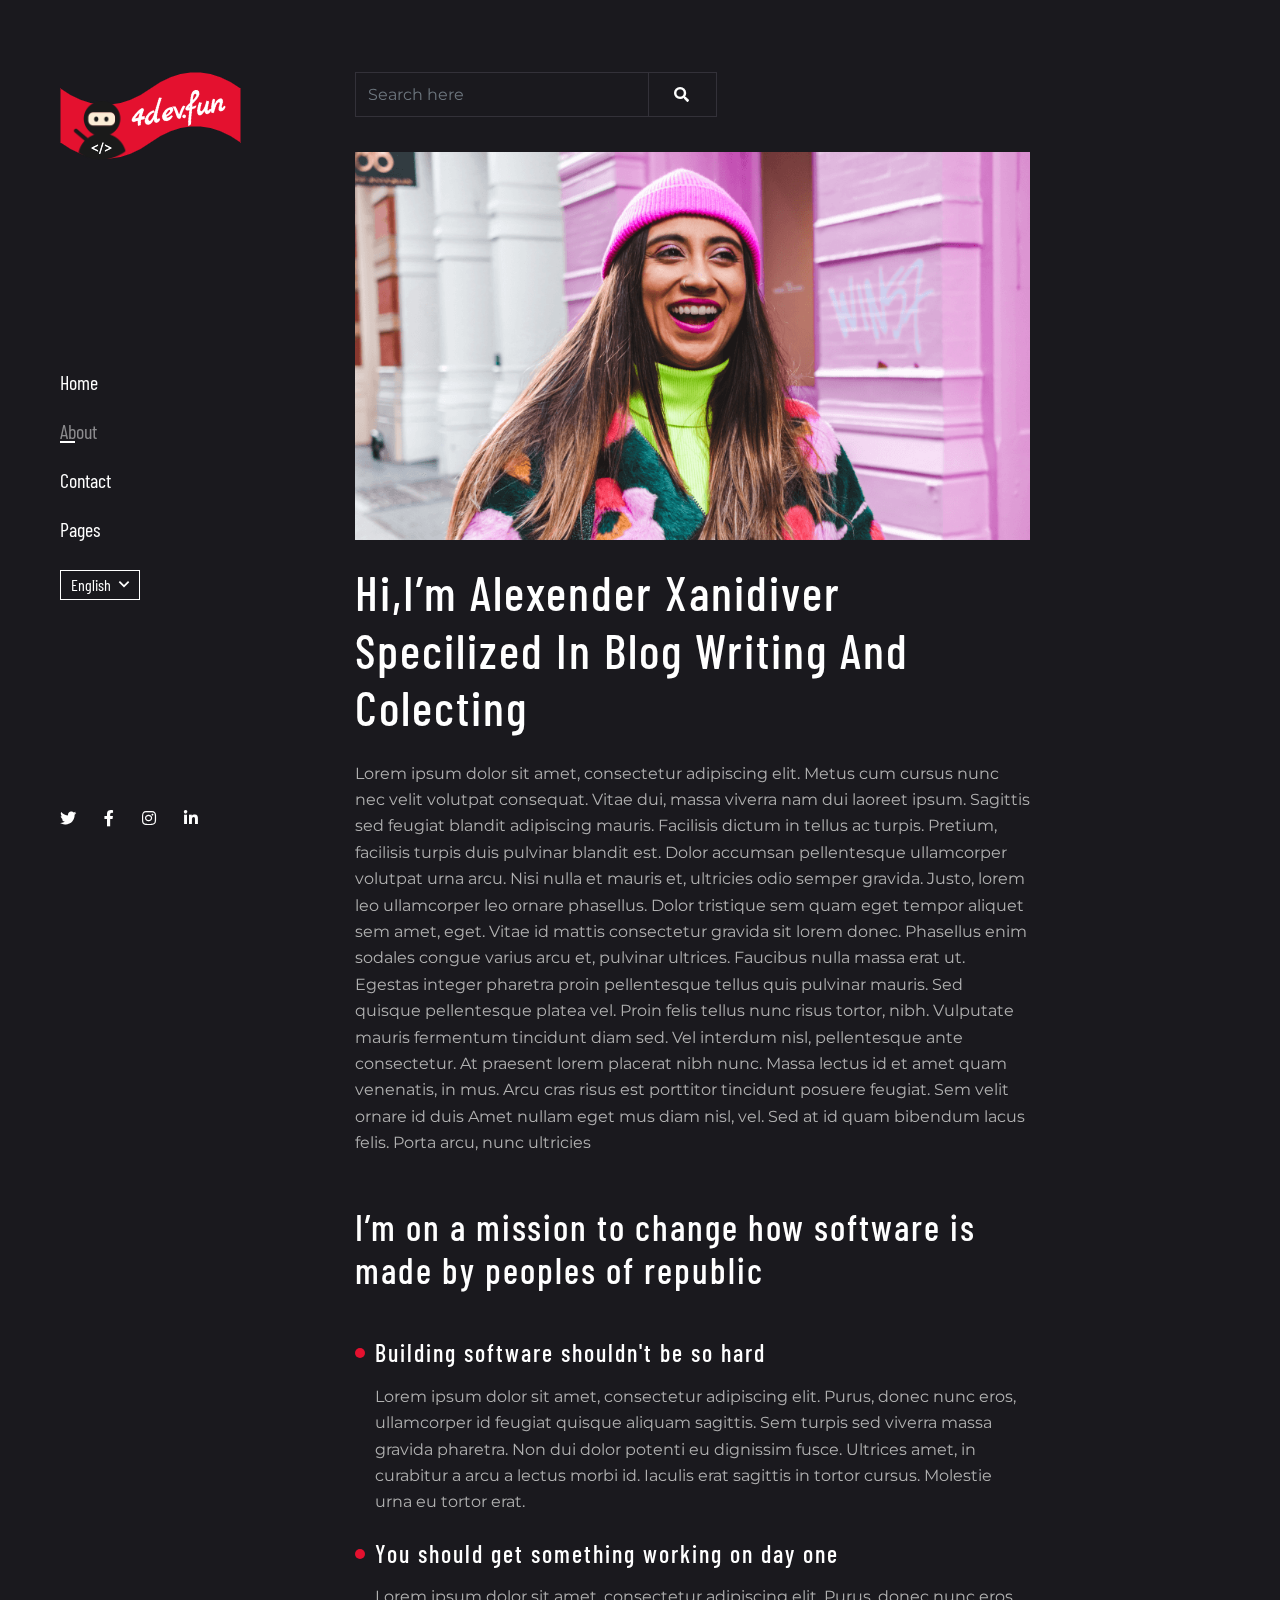
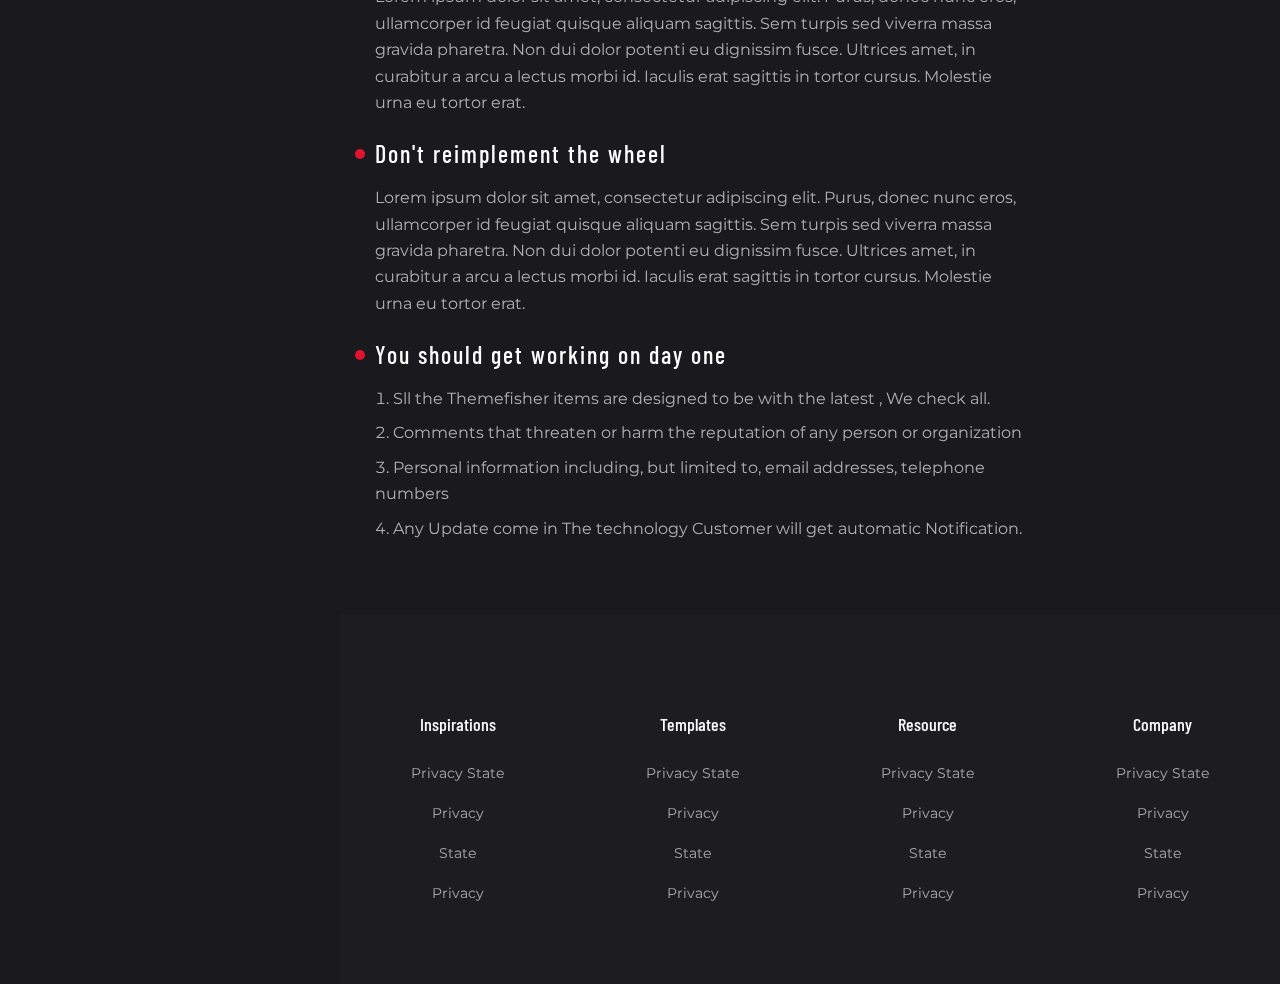
<file: about.html>
<!DOCTYPE html>

<!--
 // WEBSITE: https://themefisher.com
 // TWITTER: https://twitter.com/themefisher
 // FACEBOOK: https://www.facebook.com/themefisher
 // GITHUB: https://github.com/themefisher/
-->

<html>
<head>
    <meta charset="utf-8">
    <title>Galaxy - Personal Blog Template</title>

    <!-- mobile responsive meta -->
    <meta name="viewport" content="width=device-width, initial-scale=1">
    <meta name="viewport" content="width=device-width, initial-scale=1, maximum-scale=1">

    <!-- ** Plugins Needed for the Project ** -->
    <!-- Bootstrap -->
    <link rel="stylesheet" href="plugins/bootstrap/bootstrap.min.css">
    <link rel="stylesheet" href="plugins/fontawesome/css/all.css">

    <!-- Main Stylesheet -->
    <link href="css/style.css" rel="stylesheet">

    <!--Favicon-->
    <link rel="shortcut icon" href="images/favicon.png" type="image/x-icon">
    <link rel="icon" href="images/favicon.png" type="image/x-icon">

</head>
<body>
    <!-- START preloader-wrapper -->
    <div class="preloader-wrapper">
        <div class="preloader-inner">
            <div class="spinner-border text-red"></div>
        </div>
    </div>
    <!-- END preloader-wrapper -->
    
    <!-- START main-wrapper -->
    <section class="d-flex">
  
<!-- start of sidenav -->
<aside><div class="sidenav position-sticky d-flex flex-column justify-content-between">
    <a class="navbar-brand" href="index.html" class="logo">
        <img src="images/logo.png" alt="">
    </a>
    <!-- end of navbar-brand -->

    <div class="navbar navbar-dark my-4 p-0 font-primary">
        <ul class="navbar-nav w-100">
            <li class="nav-item ">
                <a class="nav-link text-white px-0 pt-0" href="index.html">Home</a>
            </li>
            <li class="nav-item active">
                <a class="nav-link text-white px-0" href="about.html">About</a>
            </li>
            <li class="nav-item ">
                <a class="nav-link text-white px-0" href="contact.html">Contact</a>
            </li>
            <li class="nav-item  accordion">
                <div id="drop-menu" class="drop-menu collapse">
                    <a class="d-block " href="index-2.html">Home 2</a>
                    <a class="d-block " href="category.html">Category</a>
                    <a class="d-block " href="post-details.html">Post Details</a>
                    <a class="d-block " href="privacy.html">Privacy &amp; Policy</a>
                </div>
                <a class="nav-link text-white" href="#!" role="button" data-toggle="collapse" data-target="#drop-menu" aria-expanded="false" aria-controls="drop-menu">Pages</a>
            </li>
            <li class="nav-item mt-3">
                <select class="custom-select bg-transparent rounded-0 text-white shadow-none" id="pick-lang">
                    <option selected value="en">English</option>
                    <option value="fr">French</option>
                </select>
            </li>
        </ul>
    </div>
    <!-- end of navbar -->

    <ul class="list-inline nml-2">
        <li class="list-inline-item">
            <a href="#!" class="text-white text-red-onHover pr-2">
                <span class="fab fa-twitter"></span>
            </a>
        </li>
        <li class="list-inline-item">
            <a href="#!" class="text-white text-red-onHover p-2">
                <span class="fab fa-facebook-f"></span>
            </a>
        </li>
        <li class="list-inline-item">
            <a href="#!" class="text-white text-red-onHover p-2">
                <span class="fab fa-instagram"></span>
            </a>
        </li>
        <li class="list-inline-item">
            <a href="#!" class="text-white text-red-onHover p-2">
                <span class="fab fa-linkedin-in"></span>
            </a>
        </li>
    </ul>
    <!-- end of social-links -->
</div></aside>
<!-- end of sidenav -->
    <div class="main-content">
        <!-- start of mobile-nav -->
<header class="mobile-nav pt-4">
    <div class="container">
        <div class="row align-items-center">
            <div class="col-6">
                <a href="index.html">
                    <img src="images/logo.png" alt="">
                </a>
            </div>
            <div class="col-6 text-right">
                <button class="nav-toggle bg-transparent border text-white">
                    <span class="fas fa-bars"></span>
                </button>
            </div>
        </div>
    </div>
</header>
<div class="nav-toggle-overlay"></div>
<!-- end of mobile-nav -->
        <div class="container py-4 my-5">
            <div class="row">
    <div class="col-lg-5 col-md-8">
        <form class="search-form" action="#">
            <div class="input-group">
                <input type="search" class="form-control bg-transparent shadow-none rounded-0" placeholder="Search here">
                <div class="input-group-append">
                    <button class="btn" type="submit">
                        <span class="fas fa-search"></span>
                    </button>
                </div>
            </div>
        </form>
    </div>
</div>
            <div class="row">
                <div class="col-md-9">
                    <img class="img-fluid" src="images/author.png" alt="">
                    <h1 class="text-white add-letter-space my-4">Hi,I’m Alexender Xanidiver Specilized In Blog Writing And Colecting</h1>
                    <p>Lorem ipsum dolor sit amet, consectetur adipiscing elit. Metus cum cursus nunc nec velit volutpat consequat. Vitae dui, massa viverra nam dui laoreet ipsum. Sagittis sed feugiat blandit adipiscing mauris. Facilisis dictum in tellus ac turpis. Pretium, facilisis turpis duis pulvinar blandit est. Dolor accumsan pellentesque ullamcorper volutpat urna arcu. Nisi nulla et mauris et, ultricies odio semper gravida. Justo, lorem leo ullamcorper leo ornare phasellus. Dolor tristique sem quam eget tempor aliquet sem amet, eget. Vitae id mattis consectetur gravida sit lorem donec. Phasellus enim sodales congue varius arcu et, pulvinar ultrices. Faucibus nulla massa erat ut. Egestas integer pharetra proin pellentesque tellus quis pulvinar mauris. Sed quisque pellentesque platea vel. Proin felis tellus nunc risus tortor, nibh. Vulputate mauris fermentum tincidunt diam sed. Vel interdum nisl, pellentesque ante consectetur. At praesent lorem placerat nibh nunc. Massa lectus id et amet quam venenatis, in mus. Arcu cras risus est porttitor tincidunt posuere feugiat. Sem velit ornare id duis Amet nullam eget mus diam nisl, vel. Sed at id quam bibendum lacus felis. Porta arcu, nunc ultricies</p>
                    <h2 class="text-white add-letter-space my-5">I’m on a mission to change how software is made by peoples of republic</h2>
                    <ul class="list-unstyled">
                        <li class="bullet-list-item mb-4">
                            <h3 class="text-white mb-3 add-letter-space">Building software shouldn't be so hard</h3>
                            <p>Lorem ipsum dolor sit amet, consectetur adipiscing elit. Purus, donec nunc eros, ullamcorper id feugiat quisque aliquam sagittis. Sem turpis sed viverra massa gravida pharetra. Non dui dolor potenti eu dignissim fusce. Ultrices amet, in curabitur a arcu a lectus morbi id. Iaculis erat sagittis in tortor cursus. Molestie urna eu tortor erat.</p>
                        </li>
                        <li class="bullet-list-item mb-4">
                            <h3 class="text-white mb-3 add-letter-space">You should get something working on day one</h3>
                            <p>Lorem ipsum dolor sit amet, consectetur adipiscing elit. Purus, donec nunc eros, ullamcorper id feugiat quisque aliquam sagittis. Sem turpis sed viverra massa gravida pharetra. Non dui dolor potenti eu dignissim fusce. Ultrices amet, in curabitur a arcu a lectus morbi id. Iaculis erat sagittis in tortor cursus. Molestie urna eu tortor erat.</p>
                        </li>
                        <li class="bullet-list-item mb-4">
                            <h3 class="text-white mb-3 add-letter-space">Don't reimplement the wheel</h3>
                            <p>Lorem ipsum dolor sit amet, consectetur adipiscing elit. Purus, donec nunc eros, ullamcorper id feugiat quisque aliquam sagittis. Sem turpis sed viverra massa gravida pharetra. Non dui dolor potenti eu dignissim fusce. Ultrices amet, in curabitur a arcu a lectus morbi id. Iaculis erat sagittis in tortor cursus. Molestie urna eu tortor erat.</p>
                        </li>
                        <li class="bullet-list-item">
                            <h3 class="text-white mb-3 add-letter-space">You should get  working on day one</h3>
                            <ol class="pl-0">
                                <li class="mb-2">Sll the Themefisher items are designed to be with the latest , We check all.</li>
                                <li class="mb-2">Comments that threaten or harm the reputation of any person or organization</li>
                                <li class="mb-2">Personal information including, but  limited to, email addresses, telephone numbers</li>
                                <li>Any Update come in The technology  Customer will get automatic  Notification.</li>
                            </ol>
                        </li>
                    </ul>
                </div>
            </div>
        </div>

        <!-- start of footer -->
<footer class="bg-dark">
    <div class="container">
        <div class="row text-center">
            <div class="col-lg-3 col-sm-6 mb-5">
                <h5 class="font-primary text-white mb-4">Inspirations</h5>
                <ul class="list-unstyled">
                    <li><a href="#!">Privacy State</a></li>
                    <li><a href="#!">Privacy</a></li>
                    <li><a href="#!">State</a></li>
                    <li><a href="#!">Privacy</a></li>
                </ul>
            </div>
            <div class="col-lg-3 col-sm-6 mb-5">
                <h5 class="font-primary text-white mb-4">Templates</h5>
                <ul class="list-unstyled">
                    <li><a href="#!">Privacy State</a></li>
                    <li><a href="#!">Privacy</a></li>
                    <li><a href="#!">State</a></li>
                    <li><a href="#!">Privacy</a></li>
                </ul>
            </div>
            <div class="col-lg-3 col-sm-6 mb-5">
                <h5 class="font-primary text-white mb-4">Resource</h5>
                <ul class="list-unstyled">
                    <li><a href="#!">Privacy State</a></li>
                    <li><a href="#!">Privacy</a></li>
                    <li><a href="#!">State</a></li>
                    <li><a href="#!">Privacy</a></li>
                </ul>
            </div>
            <div class="col-lg-3 col-sm-6 mb-5">
                <h5 class="font-primary text-white mb-4">Company</h5>
                <ul class="list-unstyled">
                    <li><a href="#!">Privacy State</a></li>
                    <li><a href="#!">Privacy</a></li>
                    <li><a href="#!">State</a></li>
                    <li><a href="#!">Privacy</a></li>
                </ul>
            </div>
        </div>
    </div>
</footer>
<!-- end of footer -->
    </div>

    </section>
    <!-- END main-wrapper -->

    <!-- All JS Files -->
    <script src="plugins/jQuery/jquery.min.js"></script>
    <script src="plugins/bootstrap/bootstrap.min.js"></script>

    <!-- Main Script -->
    <script src="js/script.js"></script>
</body>
</html>
</file>
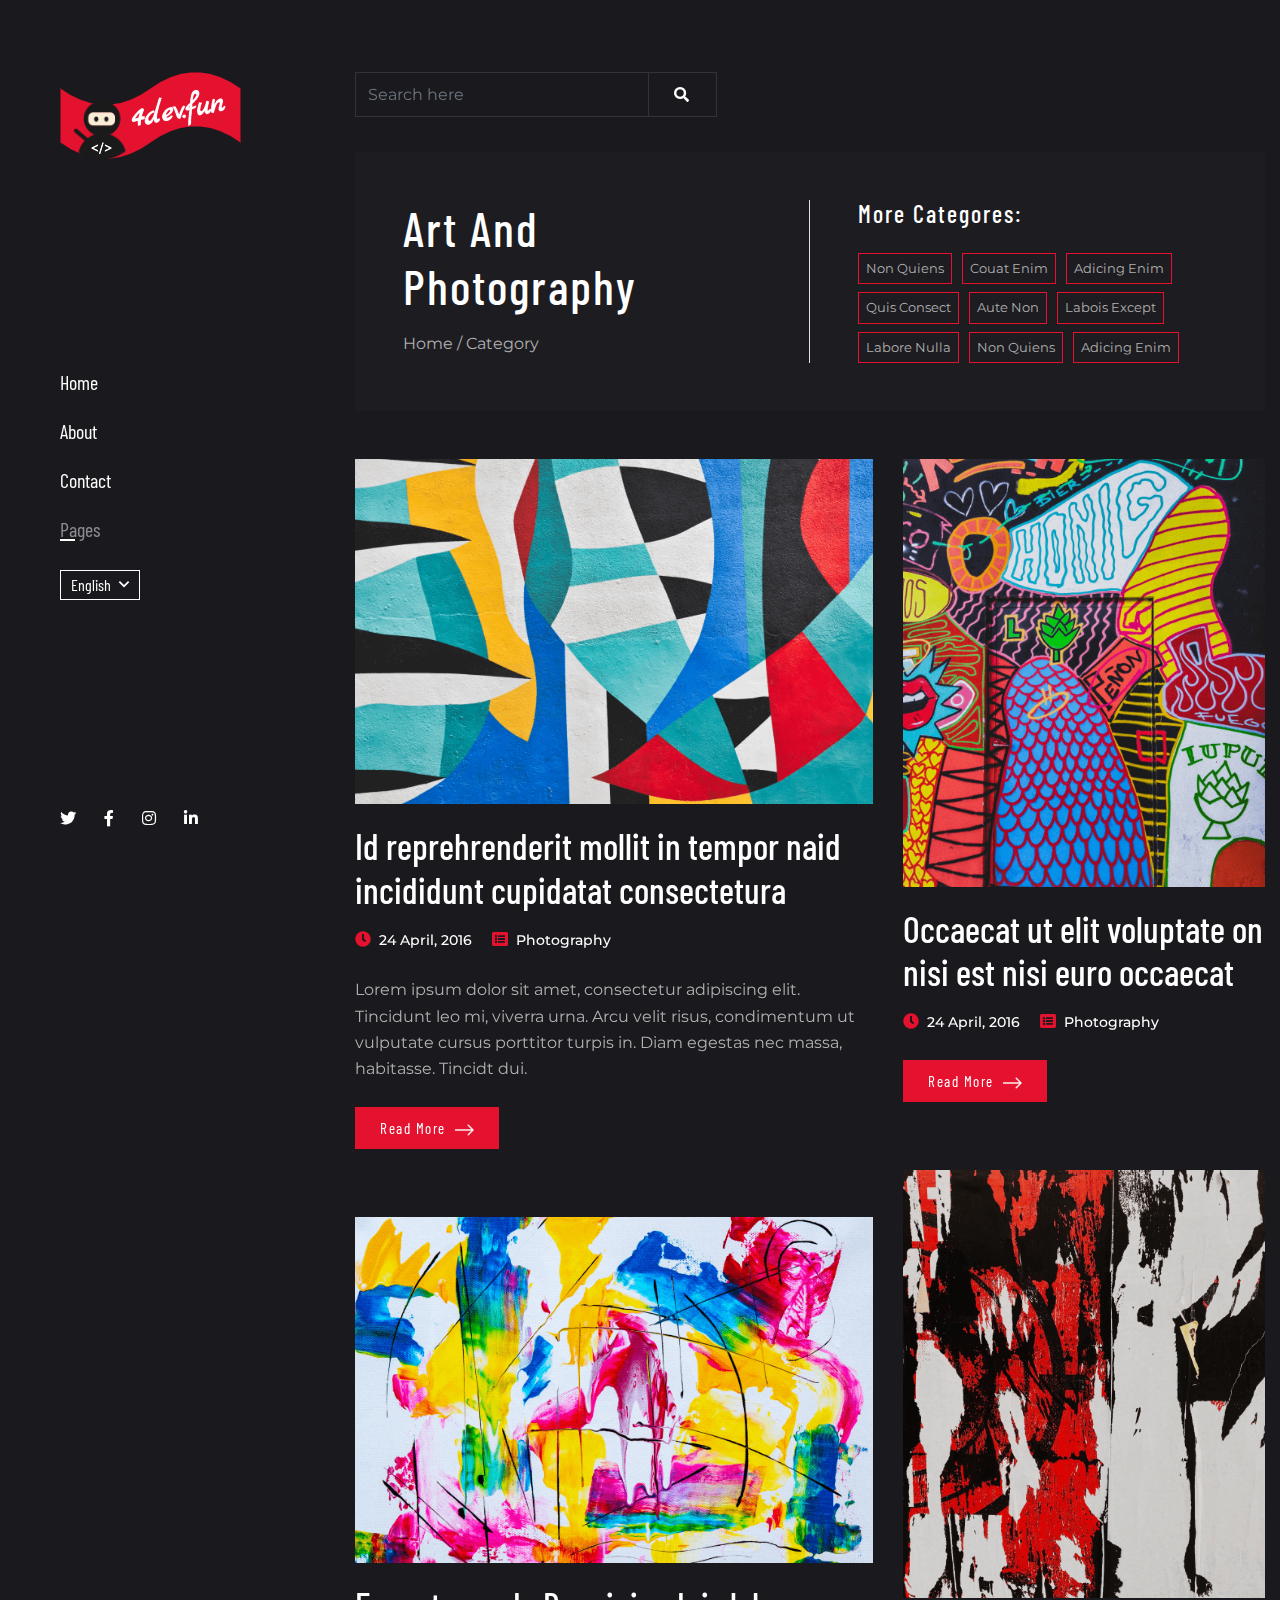
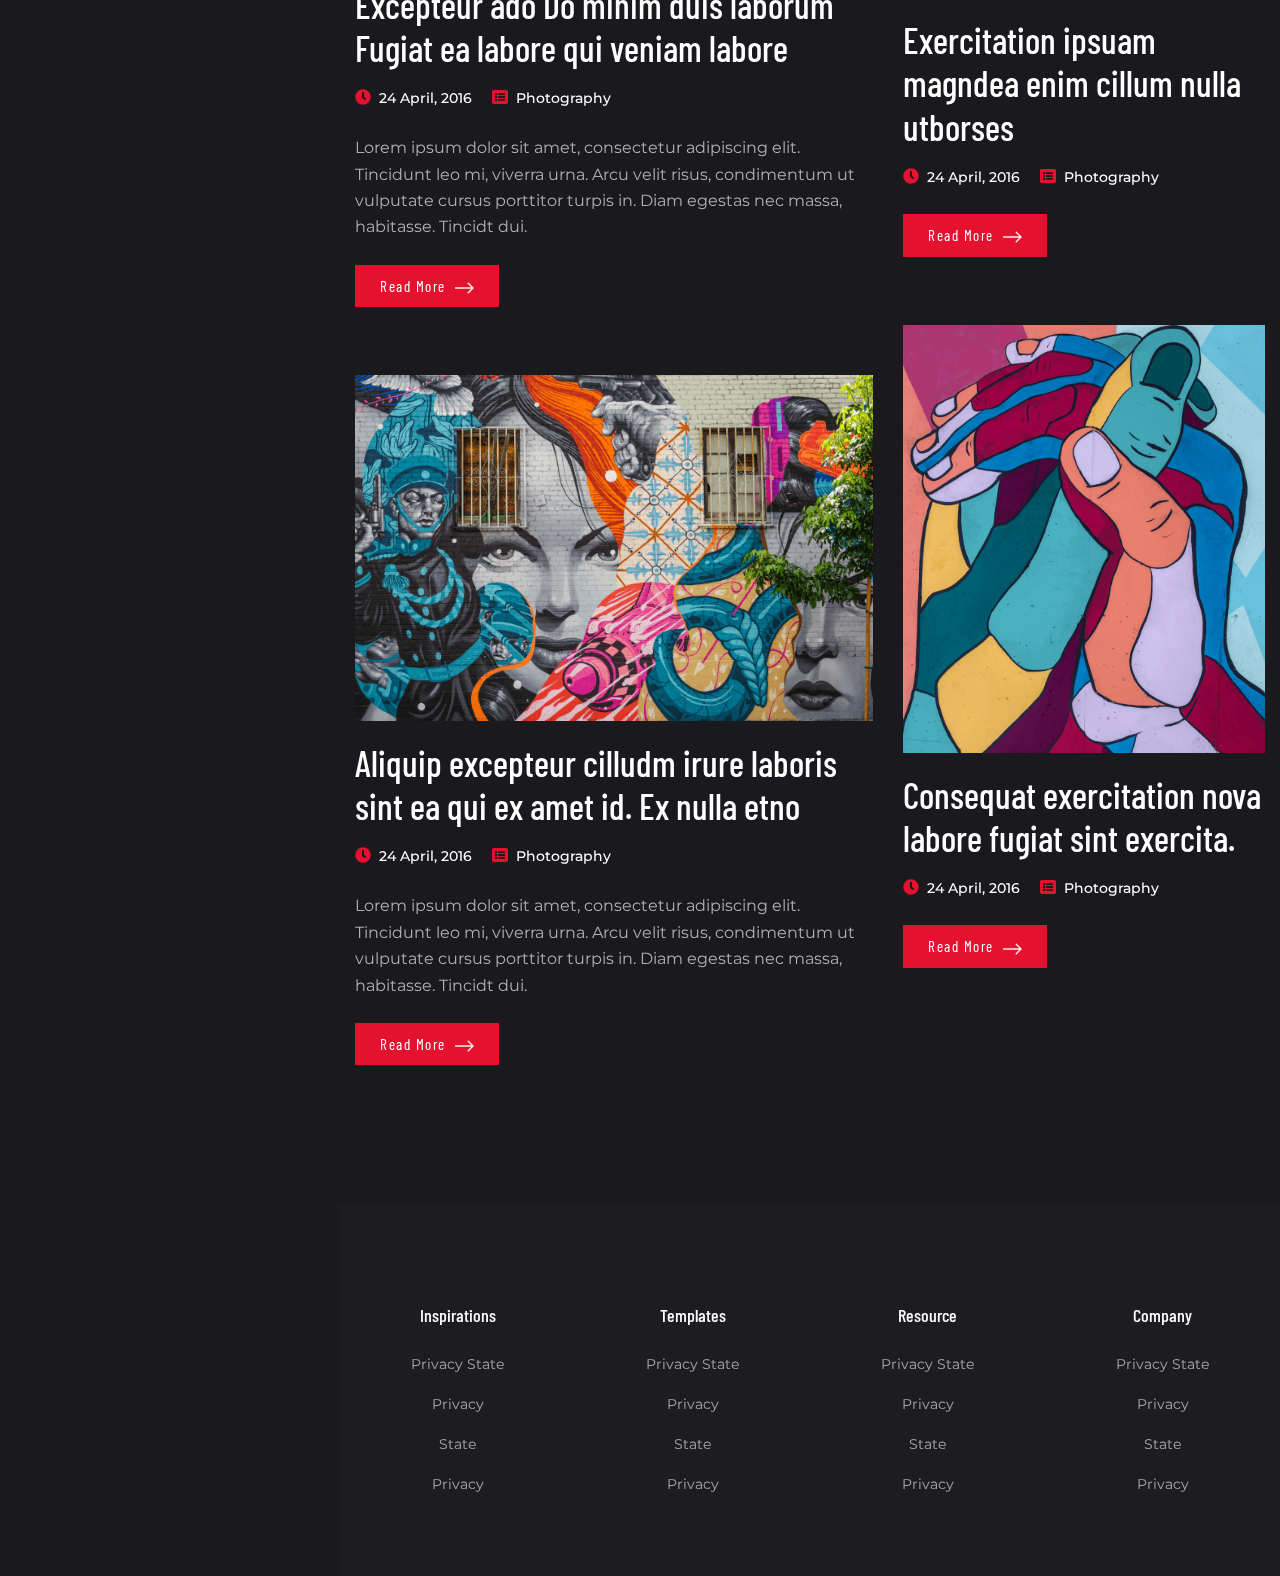
<file: category.html>
<!DOCTYPE html>

<!--
 // WEBSITE: https://themefisher.com
 // TWITTER: https://twitter.com/themefisher
 // FACEBOOK: https://www.facebook.com/themefisher
 // GITHUB: https://github.com/themefisher/
-->

<html>
<head>
    <meta charset="utf-8">
    <title>Galaxy - Personal Blog Template</title>

    <!-- mobile responsive meta -->
    <meta name="viewport" content="width=device-width, initial-scale=1">
    <meta name="viewport" content="width=device-width, initial-scale=1, maximum-scale=1">

    <!-- ** Plugins Needed for the Project ** -->
    <!-- Bootstrap -->
    <link rel="stylesheet" href="plugins/bootstrap/bootstrap.min.css">
    <link rel="stylesheet" href="plugins/fontawesome/css/all.css">

    <!-- Main Stylesheet -->
    <link href="css/style.css" rel="stylesheet">

    <!--Favicon-->
    <link rel="shortcut icon" href="images/favicon.png" type="image/x-icon">
    <link rel="icon" href="images/favicon.png" type="image/x-icon">

</head>
<body>
    <!-- START preloader-wrapper -->
    <div class="preloader-wrapper">
        <div class="preloader-inner">
            <div class="spinner-border text-red"></div>
        </div>
    </div>
    <!-- END preloader-wrapper -->
    
    <!-- START main-wrapper -->
    <section class="d-flex">
  
<!-- start of sidenav -->
<aside><div class="sidenav position-sticky d-flex flex-column justify-content-between">
    <a class="navbar-brand" href="index.html" class="logo">
        <img src="images/logo.png" alt="">
    </a>
    <!-- end of navbar-brand -->

    <div class="navbar navbar-dark my-4 p-0 font-primary">
        <ul class="navbar-nav w-100">
            <li class="nav-item ">
                <a class="nav-link text-white px-0 pt-0" href="index.html">Home</a>
            </li>
            <li class="nav-item ">
                <a class="nav-link text-white px-0" href="about.html">About</a>
            </li>
            <li class="nav-item ">
                <a class="nav-link text-white px-0" href="contact.html">Contact</a>
            </li>
            <li class="nav-item active accordion">
                <div id="drop-menu" class="drop-menu collapse">
                    <a class="d-block " href="index-2.html">Home 2</a>
                    <a class="d-block active" href="category.html">Category</a>
                    <a class="d-block " href="post-details.html">Post Details</a>
                    <a class="d-block " href="privacy.html">Privacy &amp; Policy</a>
                </div>
                <a class="nav-link text-white" href="#!" role="button" data-toggle="collapse" data-target="#drop-menu" aria-expanded="false" aria-controls="drop-menu">Pages</a>
            </li>
            <li class="nav-item mt-3">
                <select class="custom-select bg-transparent rounded-0 text-white shadow-none" id="pick-lang">
                    <option selected value="en">English</option>
                    <option value="fr">French</option>
                </select>
            </li>
        </ul>
    </div>
    <!-- end of navbar -->

    <ul class="list-inline nml-2">
        <li class="list-inline-item">
            <a href="#!" class="text-white text-red-onHover pr-2">
                <span class="fab fa-twitter"></span>
            </a>
        </li>
        <li class="list-inline-item">
            <a href="#!" class="text-white text-red-onHover p-2">
                <span class="fab fa-facebook-f"></span>
            </a>
        </li>
        <li class="list-inline-item">
            <a href="#!" class="text-white text-red-onHover p-2">
                <span class="fab fa-instagram"></span>
            </a>
        </li>
        <li class="list-inline-item">
            <a href="#!" class="text-white text-red-onHover p-2">
                <span class="fab fa-linkedin-in"></span>
            </a>
        </li>
    </ul>
    <!-- end of social-links -->
</div></aside>
<!-- end of sidenav -->
    <div class="main-content">
        <!-- start of mobile-nav -->
<header class="mobile-nav pt-4">
    <div class="container">
        <div class="row align-items-center">
            <div class="col-6">
                <a href="index.html">
                    <img src="images/logo.png" alt="">
                </a>
            </div>
            <div class="col-6 text-right">
                <button class="nav-toggle bg-transparent border text-white">
                    <span class="fas fa-bars"></span>
                </button>
            </div>
        </div>
    </div>
</header>
<div class="nav-toggle-overlay"></div>
<!-- end of mobile-nav -->

        <div class="container py-4 my-5">
            <div class="row">
    <div class="col-lg-5 col-md-8">
        <form class="search-form" action="#">
            <div class="input-group">
                <input type="search" class="form-control bg-transparent shadow-none rounded-0" placeholder="Search here">
                <div class="input-group-append">
                    <button class="btn" type="submit">
                        <span class="fas fa-search"></span>
                    </button>
                </div>
            </div>
        </form>
    </div>
</div>
            
            <div class="row">
                <div class="col-12">
                    <div class="bg-dark p-5 mb-5">
                        <div class="row no-gutters">
                            <div class="col-xl-6 border-right border-lg-0 pr-0 pr-xl-5">
                                <h1 class="text-white add-letter-space">Art And Photography</h1>
                                <div class="breadcrumb-wrap mt-3">
                                    <a href="index.html">Home</a>
                                    <span>/</span>
                                    <span>Category</span>
                                </div>
                            </div>
                            <div class="col-xl-6 pl-0 pl-xl-5 mt-4 mt-xl-0">
                                <div class="categores-links text-capitalize">
                                    <h3 class="text-white add-letter-space mb-3">More Categores:</h3>
                                    <a class="border" href="#!">non quiens</a>
                                    <a class="border" href="#!">couat enim</a>
                                    <a class="border" href="#!">adicing enim</a>
                                    <a class="border" href="#!">quis consect</a>
                                    <a class="border" href="#!">aute non</a>
                                    <a class="border" href="#!">labois except</a>
                                    <a class="border" href="#!">labore nulla</a>
                                    <a class="border" href="#!">non quiens</a>
                                    <a class="border" href="#!">adicing enim</a>
                                </div>
                            </div>
                        </div>
                    </div>
                </div>
            </div>

            <div class="row justify-content-between">
    <div class="col-lg-7">
        <div class="card post-item bg-transparent border-0 mb-5">
            <a href="post-details.html">
                <img class="card-img-top rounded-0" src="images/post/post-lg/01.png" alt="">
            </a>
            <div class="card-body px-0">
                <h2 class="card-title">
                    <a class="text-white opacity-75-onHover" href="post-details.html">Id reprehrenderit mollit in tempor naid incididunt cupidatat consectetura</a>
                </h2>
                <ul class="post-meta mt-3">
                    <li class="d-inline-block mr-3">
                        <span class="fas fa-clock text-primary"></span>
                        <a class="ml-1" href="#">24 April, 2016</a>
                    </li>
                    <li class="d-inline-block">
                        <span class="fas fa-list-alt text-primary"></span>
                        <a class="ml-1" href="#">Photography</a>
                    </li>
                </ul>
                <p class="card-text my-4">Lorem ipsum dolor sit amet, consectetur adipiscing elit. Tincidunt leo mi, viverra urna. Arcu velit risus, condimentum ut vulputate cursus porttitor turpis in. Diam egestas nec massa, habitasse. Tincidt dui.</p>
                <a href="post-details.html" class="btn btn-primary">Read More <img src="images/arrow-right.png" alt=""></a>
            </div>
        </div>
        <!-- end of post-item -->
        
        <div class="card post-item bg-transparent border-0 mb-5">
            <a href="post-details.html">
                <img class="card-img-top rounded-0" src="images/post/post-lg/02.png" alt="">
            </a>
            <div class="card-body px-0">
                <h2 class="card-title">
                    <a class="text-white opacity-75-onHover" href="post-details.html">Excepteur ado Do minim duis laborum Fugiat ea labore qui veniam labore</a>
                </h2>
                <ul class="post-meta mt-3">
                    <li class="d-inline-block mr-3">
                        <span class="fas fa-clock text-primary"></span>
                        <a class="ml-1" href="#">24 April, 2016</a>
                    </li>
                    <li class="d-inline-block">
                        <span class="fas fa-list-alt text-primary"></span>
                        <a class="ml-1" href="#">Photography</a>
                    </li>
                </ul>
                <p class="card-text my-4">Lorem ipsum dolor sit amet, consectetur adipiscing elit. Tincidunt leo mi, viverra urna. Arcu velit risus, condimentum ut vulputate cursus porttitor turpis in. Diam egestas nec massa, habitasse. Tincidt dui.</p>
                <a href="post-details.html" class="btn btn-primary">Read More <img src="images/arrow-right.png" alt=""></a>
            </div>
        </div>
        <!-- end of post-item -->
        
        <div class="card post-item bg-transparent border-0 mb-5">
            <a href="post-details.html">
                <img class="card-img-top rounded-0" src="images/post/post-lg/03.png" alt="">
            </a>
            <div class="card-body px-0">
                <h2 class="card-title">
                    <a class="text-white opacity-75-onHover" href="post-details.html">Aliquip excepteur cilludm irure laboris sint ea qui ex amet id. Ex nulla etno</a>
                </h2>
                <ul class="post-meta mt-3">
                    <li class="d-inline-block mr-3">
                        <span class="fas fa-clock text-primary"></span>
                        <a class="ml-1" href="#">24 April, 2016</a>
                    </li>
                    <li class="d-inline-block">
                        <span class="fas fa-list-alt text-primary"></span>
                        <a class="ml-1" href="#">Photography</a>
                    </li>
                </ul>
                <p class="card-text my-4">Lorem ipsum dolor sit amet, consectetur adipiscing elit. Tincidunt leo mi, viverra urna. Arcu velit risus, condimentum ut vulputate cursus porttitor turpis in. Diam egestas nec massa, habitasse. Tincidt dui.</p>
                <a href="post-details.html" class="btn btn-primary">Read More <img src="images/arrow-right.png" alt=""></a>
            </div>
        </div>
        <!-- end of post-item -->
    </div>
    <div class="col-lg-5">
        <div class="card post-item bg-transparent border-0 mb-5">
            <a href="post-details.html">
                <img class="card-img-top rounded-0" src="images/post/post-md/01.png" alt="">
            </a>
            <div class="card-body px-0">
                <h2 class="card-title">
                    <a class="text-white opacity-75-onHover" href="post-details.html">Occaecat ut elit voluptate on nisi est nisi euro occaecat</a>
                </h2>
                <ul class="post-meta mt-3 mb-4">
                    <li class="d-inline-block mr-3">
                        <span class="fas fa-clock text-primary"></span>
                        <a class="ml-1" href="#">24 April, 2016</a>
                    </li>
                    <li class="d-inline-block">
                        <span class="fas fa-list-alt text-primary"></span>
                        <a class="ml-1" href="#">Photography</a>
                    </li>
                </ul>
                <a href="post-details.html" class="btn btn-primary">Read More <img src="images/arrow-right.png" alt=""></a>
            </div>
        </div>
        <!-- end of widget-post-item -->
        <div class="card post-item bg-transparent border-0 mb-5">
            <a href="post-details.html">
                <img class="card-img-top rounded-0" src="images/post/post-md/02.png" alt="">
            </a>
            <div class="card-body px-0">
                <h2 class="card-title">
                    <a class="text-white opacity-75-onHover" href="post-details.html">Exercitation ipsuam magndea enim cillum nulla utborses</a>
                </h2>
                <ul class="post-meta mt-3 mb-4">
                    <li class="d-inline-block mr-3">
                        <span class="fas fa-clock text-primary"></span>
                        <a class="ml-1" href="#">24 April, 2016</a>
                    </li>
                    <li class="d-inline-block">
                        <span class="fas fa-list-alt text-primary"></span>
                        <a class="ml-1" href="#">Photography</a>
                    </li>
                </ul>
                <a href="post-details.html" class="btn btn-primary">Read More <img src="images/arrow-right.png" alt=""></a>
            </div>
        </div>
        <!-- end of widget-post-item -->
        <div class="card post-item bg-transparent border-0">
            <a href="post-details.html">
                <img class="card-img-top rounded-0" src="images/post/post-md/03.png" alt="">
            </a>
            <div class="card-body px-0">
                <h2 class="card-title">
                    <a class="text-white opacity-75-onHover" href="post-details.html">Consequat exercitation nova labore fugiat sint exercita.</a>
                </h2>
                <ul class="post-meta mt-3 mb-4">
                    <li class="d-inline-block mr-3">
                        <span class="fas fa-clock text-primary"></span>
                        <a class="ml-1" href="#">24 April, 2016</a>
                    </li>
                    <li class="d-inline-block">
                        <span class="fas fa-list-alt text-primary"></span>
                        <a class="ml-1" href="#">Photography</a>
                    </li>
                </ul>
                <a href="post-details.html" class="btn btn-primary">Read More <img src="images/arrow-right.png" alt=""></a>
            </div>
        </div>
        <!-- end of widget-post-item -->
    </div>
</div>
        </div>

        <!-- start of footer -->
<footer class="bg-dark">
    <div class="container">
        <div class="row text-center">
            <div class="col-lg-3 col-sm-6 mb-5">
                <h5 class="font-primary text-white mb-4">Inspirations</h5>
                <ul class="list-unstyled">
                    <li><a href="#!">Privacy State</a></li>
                    <li><a href="#!">Privacy</a></li>
                    <li><a href="#!">State</a></li>
                    <li><a href="#!">Privacy</a></li>
                </ul>
            </div>
            <div class="col-lg-3 col-sm-6 mb-5">
                <h5 class="font-primary text-white mb-4">Templates</h5>
                <ul class="list-unstyled">
                    <li><a href="#!">Privacy State</a></li>
                    <li><a href="#!">Privacy</a></li>
                    <li><a href="#!">State</a></li>
                    <li><a href="#!">Privacy</a></li>
                </ul>
            </div>
            <div class="col-lg-3 col-sm-6 mb-5">
                <h5 class="font-primary text-white mb-4">Resource</h5>
                <ul class="list-unstyled">
                    <li><a href="#!">Privacy State</a></li>
                    <li><a href="#!">Privacy</a></li>
                    <li><a href="#!">State</a></li>
                    <li><a href="#!">Privacy</a></li>
                </ul>
            </div>
            <div class="col-lg-3 col-sm-6 mb-5">
                <h5 class="font-primary text-white mb-4">Company</h5>
                <ul class="list-unstyled">
                    <li><a href="#!">Privacy State</a></li>
                    <li><a href="#!">Privacy</a></li>
                    <li><a href="#!">State</a></li>
                    <li><a href="#!">Privacy</a></li>
                </ul>
            </div>
        </div>
    </div>
</footer>
<!-- end of footer -->
    </div>

    </section>
    <!-- END main-wrapper -->

    <!-- All JS Files -->
    <script src="plugins/jQuery/jquery.min.js"></script>
    <script src="plugins/bootstrap/bootstrap.min.js"></script>

    <!-- Main Script -->
    <script src="js/script.js"></script>
</body>
</html>
</file>
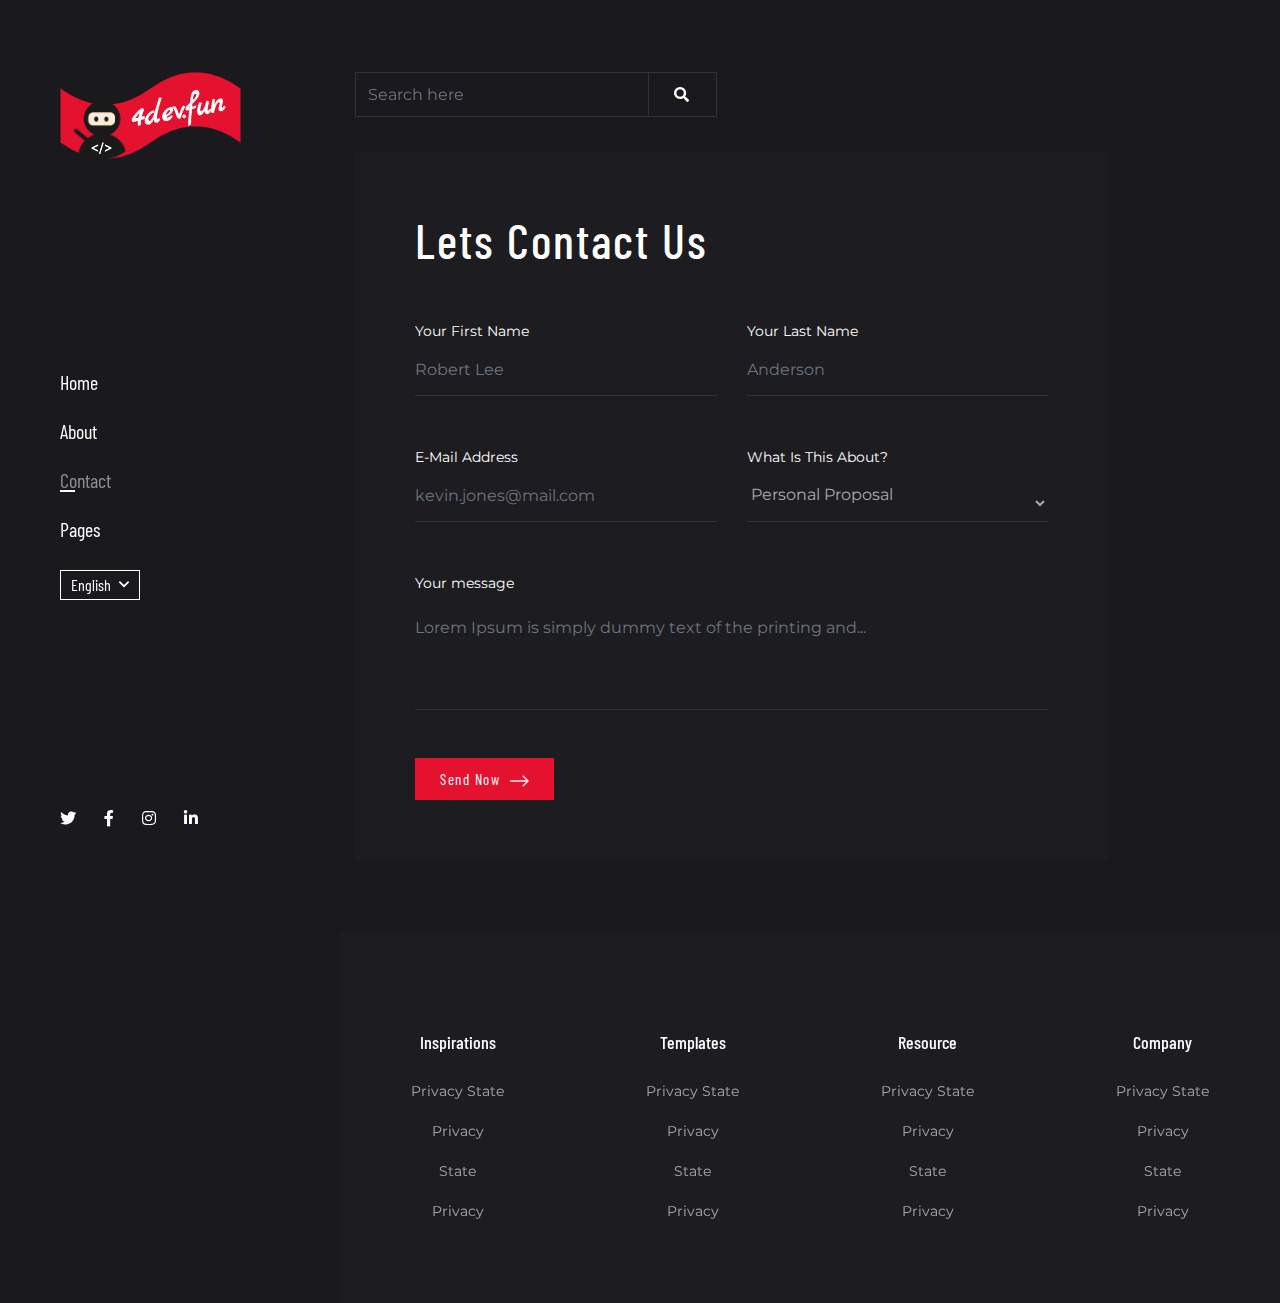
<file: contact.html>
<!DOCTYPE html>

<!--
 // WEBSITE: https://themefisher.com
 // TWITTER: https://twitter.com/themefisher
 // FACEBOOK: https://www.facebook.com/themefisher
 // GITHUB: https://github.com/themefisher/
-->

<html>
<head>
    <meta charset="utf-8">
    <title>Galaxy - Personal Blog Template</title>

    <!-- mobile responsive meta -->
    <meta name="viewport" content="width=device-width, initial-scale=1">
    <meta name="viewport" content="width=device-width, initial-scale=1, maximum-scale=1">

    <!-- ** Plugins Needed for the Project ** -->
    <!-- Bootstrap -->
    <link rel="stylesheet" href="plugins/bootstrap/bootstrap.min.css">
    <link rel="stylesheet" href="plugins/fontawesome/css/all.css">

    <!-- Main Stylesheet -->
    <link href="css/style.css" rel="stylesheet">

    <!--Favicon-->
    <link rel="shortcut icon" href="images/favicon.png" type="image/x-icon">
    <link rel="icon" href="images/favicon.png" type="image/x-icon">

</head>
<body>
    <!-- START preloader-wrapper -->
    <div class="preloader-wrapper">
        <div class="preloader-inner">
            <div class="spinner-border text-red"></div>
        </div>
    </div>
    <!-- END preloader-wrapper -->
    
    <!-- START main-wrapper -->
    <section class="d-flex">
  
<!-- start of sidenav -->
<aside><div class="sidenav position-sticky d-flex flex-column justify-content-between">
    <a class="navbar-brand" href="index.html" class="logo">
        <img src="images/logo.png" alt="">
    </a>
    <!-- end of navbar-brand -->

    <div class="navbar navbar-dark my-4 p-0 font-primary">
        <ul class="navbar-nav w-100">
            <li class="nav-item ">
                <a class="nav-link text-white px-0 pt-0" href="index.html">Home</a>
            </li>
            <li class="nav-item ">
                <a class="nav-link text-white px-0" href="about.html">About</a>
            </li>
            <li class="nav-item active">
                <a class="nav-link text-white px-0" href="contact.html">Contact</a>
            </li>
            <li class="nav-item  accordion">
                <div id="drop-menu" class="drop-menu collapse">
                    <a class="d-block " href="index-2.html">Home 2</a>
                    <a class="d-block " href="category.html">Category</a>
                    <a class="d-block " href="post-details.html">Post Details</a>
                    <a class="d-block " href="privacy.html">Privacy &amp; Policy</a>
                </div>
                <a class="nav-link text-white" href="#!" role="button" data-toggle="collapse" data-target="#drop-menu" aria-expanded="false" aria-controls="drop-menu">Pages</a>
            </li>
            <li class="nav-item mt-3">
                <select class="custom-select bg-transparent rounded-0 text-white shadow-none" id="pick-lang">
                    <option selected value="en">English</option>
                    <option value="fr">French</option>
                </select>
            </li>
        </ul>
    </div>
    <!-- end of navbar -->

    <ul class="list-inline nml-2">
        <li class="list-inline-item">
            <a href="#!" class="text-white text-red-onHover pr-2">
                <span class="fab fa-twitter"></span>
            </a>
        </li>
        <li class="list-inline-item">
            <a href="#!" class="text-white text-red-onHover p-2">
                <span class="fab fa-facebook-f"></span>
            </a>
        </li>
        <li class="list-inline-item">
            <a href="#!" class="text-white text-red-onHover p-2">
                <span class="fab fa-instagram"></span>
            </a>
        </li>
        <li class="list-inline-item">
            <a href="#!" class="text-white text-red-onHover p-2">
                <span class="fab fa-linkedin-in"></span>
            </a>
        </li>
    </ul>
    <!-- end of social-links -->
</div></aside>
<!-- end of sidenav -->
    <div class="main-content">

        <!-- start of mobile-nav -->
<header class="mobile-nav pt-4">
    <div class="container">
        <div class="row align-items-center">
            <div class="col-6">
                <a href="index.html">
                    <img src="images/logo.png" alt="">
                </a>
            </div>
            <div class="col-6 text-right">
                <button class="nav-toggle bg-transparent border text-white">
                    <span class="fas fa-bars"></span>
                </button>
            </div>
        </div>
    </div>
</header>
<div class="nav-toggle-overlay"></div>
<!-- end of mobile-nav -->

        <div class="container py-4 my-5">
            <div class="row">
    <div class="col-lg-5 col-md-8">
        <form class="search-form" action="#">
            <div class="input-group">
                <input type="search" class="form-control bg-transparent shadow-none rounded-0" placeholder="Search here">
                <div class="input-group-append">
                    <button class="btn" type="submit">
                        <span class="fas fa-search"></span>
                    </button>
                </div>
            </div>
        </form>
    </div>
</div>
            <div class="row">
                <div class="col-md-10">
                    <div class="contact-form bg-dark">
                        <h1 class="text-white add-letter-space mb-5">Lets Contact Us</h1>
                        <form method="POST" class="needs-validation" novalidate>
                            <div class="row">
                                <div class="col-md-6">
                                    <div class="form-group mb-5">
                                        <label for="firstName" class="text-black-300">Your First Name</label>
                                        <input type="text" id="firstName" class="form-control bg-transparent rounded-0 border-bottom shadow-none pb-15 px-0" placeholder="Robert Lee" required>
                                        <p class="invalid-feedback">Your first-name is required!</p>
                                    </div>
                                </div>
                                <div class="col-md-6">
                                    <div class="form-group mb-5">
                                        <label for="lastName" class="text-black-300">Your Last Name</label>
                                        <input type="text" id="lastName" class="form-control bg-transparent rounded-0 border-bottom shadow-none pb-15 px-0" placeholder="Anderson" required>
                                        <p class="invalid-feedback">Your last-name is required!</p>
                                    </div>
                                </div>
                                <div class="col-md-6">
                                    <div class="form-group mb-5">
                                        <label for="email" class="text-black-300">E-Mail Address</label>
                                        <input type="email" id="email" class="form-control bg-transparent rounded-0 border-bottom shadow-none pb-15 px-0" placeholder="kevin.jones@mail.com" required>
                                        <p class="invalid-feedback">Your email is required!</p>
                                    </div>
                                </div>
                                <div class="col-md-6">
                                    <div class="form-group mb-5">
                                        <label class="text-black-300">What Is This About?</label>
                                        <select class="d-block w-100">
                                            <option value="1">Personal Proposal</option>
                                            <option value="2">Business Purpose</option>
                                            <option value="3">Want to say hello</option>
                                        </select>
                                    </div>
                                </div>
                                <div class="col-md-12">
                                    <div class="form-group mb-5">
                                        <label for="message" class="text-black-300">Your message</label>
                                        <textarea name="message" class="form-control bg-transparent rounded-0 border-bottom shadow-none pb-15 px-0" placeholder="Lorem Ipsum is simply dummy text of the printing and..." required></textarea>
                                        <p class="invalid-feedback">Message is required!</p>
                                    </div>
                                </div>
                                <div class="col-md-12">
                                    <button type="submit" class="btn btn-sm btn-primary">Send Now <img src="images/arrow-right.png" alt=""></button>
                                </div>
                            </div>
                        </form>
                    </div>
                </div>
            </div>
        </div>

        <!-- start of footer -->
<footer class="bg-dark">
    <div class="container">
        <div class="row text-center">
            <div class="col-lg-3 col-sm-6 mb-5">
                <h5 class="font-primary text-white mb-4">Inspirations</h5>
                <ul class="list-unstyled">
                    <li><a href="#!">Privacy State</a></li>
                    <li><a href="#!">Privacy</a></li>
                    <li><a href="#!">State</a></li>
                    <li><a href="#!">Privacy</a></li>
                </ul>
            </div>
            <div class="col-lg-3 col-sm-6 mb-5">
                <h5 class="font-primary text-white mb-4">Templates</h5>
                <ul class="list-unstyled">
                    <li><a href="#!">Privacy State</a></li>
                    <li><a href="#!">Privacy</a></li>
                    <li><a href="#!">State</a></li>
                    <li><a href="#!">Privacy</a></li>
                </ul>
            </div>
            <div class="col-lg-3 col-sm-6 mb-5">
                <h5 class="font-primary text-white mb-4">Resource</h5>
                <ul class="list-unstyled">
                    <li><a href="#!">Privacy State</a></li>
                    <li><a href="#!">Privacy</a></li>
                    <li><a href="#!">State</a></li>
                    <li><a href="#!">Privacy</a></li>
                </ul>
            </div>
            <div class="col-lg-3 col-sm-6 mb-5">
                <h5 class="font-primary text-white mb-4">Company</h5>
                <ul class="list-unstyled">
                    <li><a href="#!">Privacy State</a></li>
                    <li><a href="#!">Privacy</a></li>
                    <li><a href="#!">State</a></li>
                    <li><a href="#!">Privacy</a></li>
                </ul>
            </div>
        </div>
    </div>
</footer>
<!-- end of footer -->
    </div>
    </section>
    <!-- END main-wrapper -->

    <!-- All JS Files -->
    <script src="plugins/jQuery/jquery.min.js"></script>
    <script src="plugins/bootstrap/bootstrap.min.js"></script>

    <!-- Main Script -->
    <script src="js/script.js"></script>
</body>
</html>
</file>
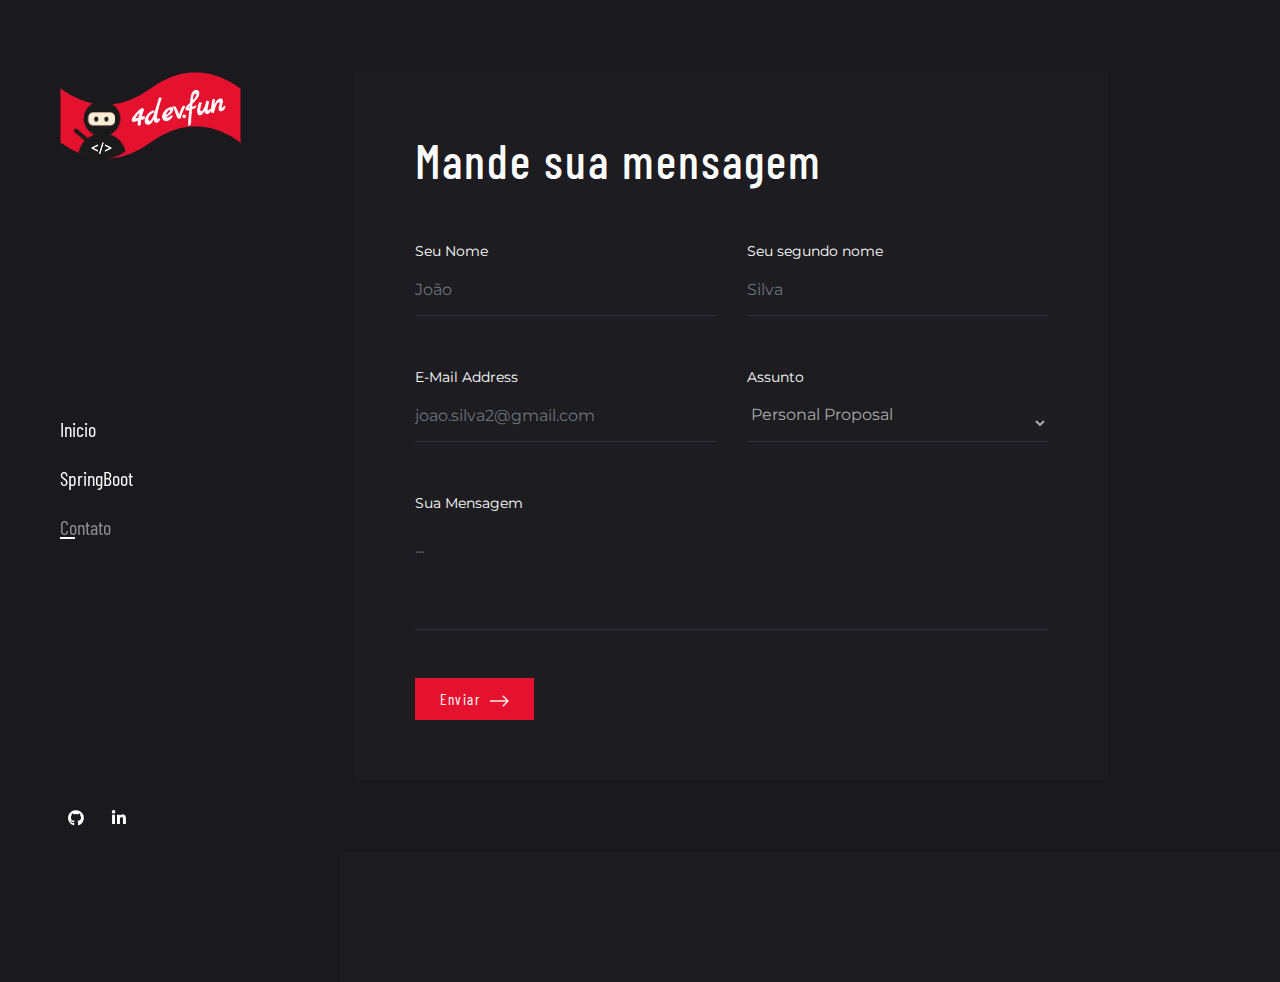
<file: contato.html>
<!DOCTYPE html>


<html>
<head>
    <meta charset="utf-8">
    <title>Contato - 4Dev.fun - Tudo sobre Java, Spring Boot e mais umas coisinhas ;)</title>

    <!-- mobile responsive meta -->
    <meta name="viewport" content="width=device-width, initial-scale=1">
    <meta name="viewport" content="width=device-width, initial-scale=1, maximum-scale=1">

    <!-- ** Plugins Needed for the Project ** -->
    <!-- Bootstrap -->
    <link rel="stylesheet" href="plugins/bootstrap/bootstrap.min.css">
    <link rel="stylesheet" href="plugins/fontawesome/css/all.css">

    <!-- Main Stylesheet -->
    <link href="css/style.css" rel="stylesheet">

    <!--Favicon-->
    <link rel="shortcut icon" href="images/favicon.png" type="image/x-icon">
    <link rel="icon" href="images/favicon.png" type="image/x-icon">

</head>
<body>
    <!-- START preloader-wrapper -->
    <div class="preloader-wrapper">
        <div class="preloader-inner">
            <div class="spinner-border text-red"></div>
        </div>
    </div>
    <!-- END preloader-wrapper -->
    
    <!-- START main-wrapper -->
    <section class="d-flex">
  
<!-- start of sidenav -->
<aside><div class="sidenav position-sticky d-flex flex-column justify-content-between">
    <a class="navbar-brand" href="index.html" class="logo">
        <img src="images/logo.png" alt="">
    </a>
    <!-- end of navbar-brand -->

    <div class="navbar navbar-dark my-4 p-0 font-primary">
        <ul class="navbar-nav w-100">
            <li class="nav-item ">
                <a class="nav-link text-white px-0 pt-0" href="index.html">Inicio</a>
            </li>
            <li class="nav-item ">
                <a class="nav-link text-white px-0" href="springboot.html">SpringBoot</a>
            </li>
            <li class="nav-item active">
                <a class="nav-link text-white px-0" href="contato.html">Contato</a>
            </li>
        </ul>
    </div>
    <!-- end of navbar -->
    <ul class="list-inline nml-2">
        <li class="list-inline-item">
            <a href="#!" class="text-white text-red-onHover p-2">
                <span class="fab fa-github"></span>
            </a>
        </li>
        <li class="list-inline-item">
            <a href="#!" class="text-white text-red-onHover p-2">
                <span class="fab fa-linkedin-in"></span>
            </a>
        </li>
    </ul>
    <!-- end of social-links -->
</div></aside>
<!-- end of sidenav -->
    <div class="main-content">

        <!-- start of mobile-nav -->
<header class="mobile-nav pt-4">
    <div class="container">
        <div class="row align-items-center">
            <div class="col-6">
                <a href="index.html">
                    <img src="images/logo.png" alt="">
                </a>
            </div>
            <div class="col-6 text-right">
                <button class="nav-toggle bg-transparent border text-white">
                    <span class="fas fa-bars"></span>
                </button>
            </div>
        </div>
    </div>
</header>
<div class="nav-toggle-overlay"></div>
<!-- end of mobile-nav -->

        <div class="container py-4 my-5">
            <div class="row">

            </div>
            <div class="row">
                <div class="col-md-10">
                    <div class="contact-form bg-dark">
                        <h1 class="text-white add-letter-space mb-5">Mande sua mensagem</h1>
                        <form method="POST" class="needs-validation" novalidate>
                            <div class="row">
                                <div class="col-md-6">
                                    <div class="form-group mb-5">
                                        <label for="firstName" class="text-black-300">Seu Nome</label>
                                        <input type="text" id="firstName" class="form-control bg-transparent rounded-0 border-bottom shadow-none pb-15 px-0" placeholder="João" required>
                                        <p class="invalid-feedback">Your first-name é requirido!</p>
                                    </div>
                                </div>
                                <div class="col-md-6">
                                    <div class="form-group mb-5">
                                        <label for="lastName" class="text-black-300">Seu segundo nome</label>
                                        <input type="text" id="lastName" class="form-control bg-transparent rounded-0 border-bottom shadow-none pb-15 px-0" placeholder="Silva" required>
                                        <p class="invalid-feedback">Seu segundo nome é requirido!</p>
                                    </div>
                                </div>
                                <div class="col-md-6">
                                    <div class="form-group mb-5">
                                        <label for="email" class="text-black-300">E-Mail Address</label>
                                        <input type="email" id="email" class="form-control bg-transparent rounded-0 border-bottom shadow-none pb-15 px-0" placeholder="joao.silva2@gmail.com" required>
                                        <p class="invalid-feedback">Seu email é requirido!</p>
                                    </div>
                                </div>
                                <div class="col-md-6">
                                    <div class="form-group mb-5">
                                        <label class="text-black-300">Assunto</label>
                                        <select class="d-block w-100">
                                            <option value="1">Personal Proposal</option>
                                            <option value="2">Business Purpose</option>
                                            <option value="3">Want to say hello</option>
                                        </select>
                                    </div>
                                </div>
                                <div class="col-md-12">
                                    <div class="form-group mb-5">
                                        <label for="message" class="text-black-300">Sua Mensagem</label>
                                        <textarea name="message" class="form-control bg-transparent rounded-0 border-bottom shadow-none pb-15 px-0" placeholder="..." required></textarea>
                                        <p class="invalid-feedback">Mensagem é requirido!</p>
                                    </div>
                                </div>
                                <div class="col-md-12">
                                    <button type="submit" class="btn btn-sm btn-primary">Enviar <img src="images/arrow-right.png" alt=""></button>
                                </div>
                            </div>
                        </form>
                    </div>
                </div>
            </div>
        </div>

        <!-- start of footer -->
<footer class="bg-dark">
    <div class="container">
       
    </div>
</footer>
<!-- end of footer -->
    </div>
    </section>
    <!-- END main-wrapper -->

    <!-- All JS Files -->
    <script src="plugins/jQuery/jquery.min.js"></script>
    <script src="plugins/bootstrap/bootstrap.min.js"></script>

    <!-- Main Script -->
    <script src="js/script.js"></script>
</body>
</html>
</file>
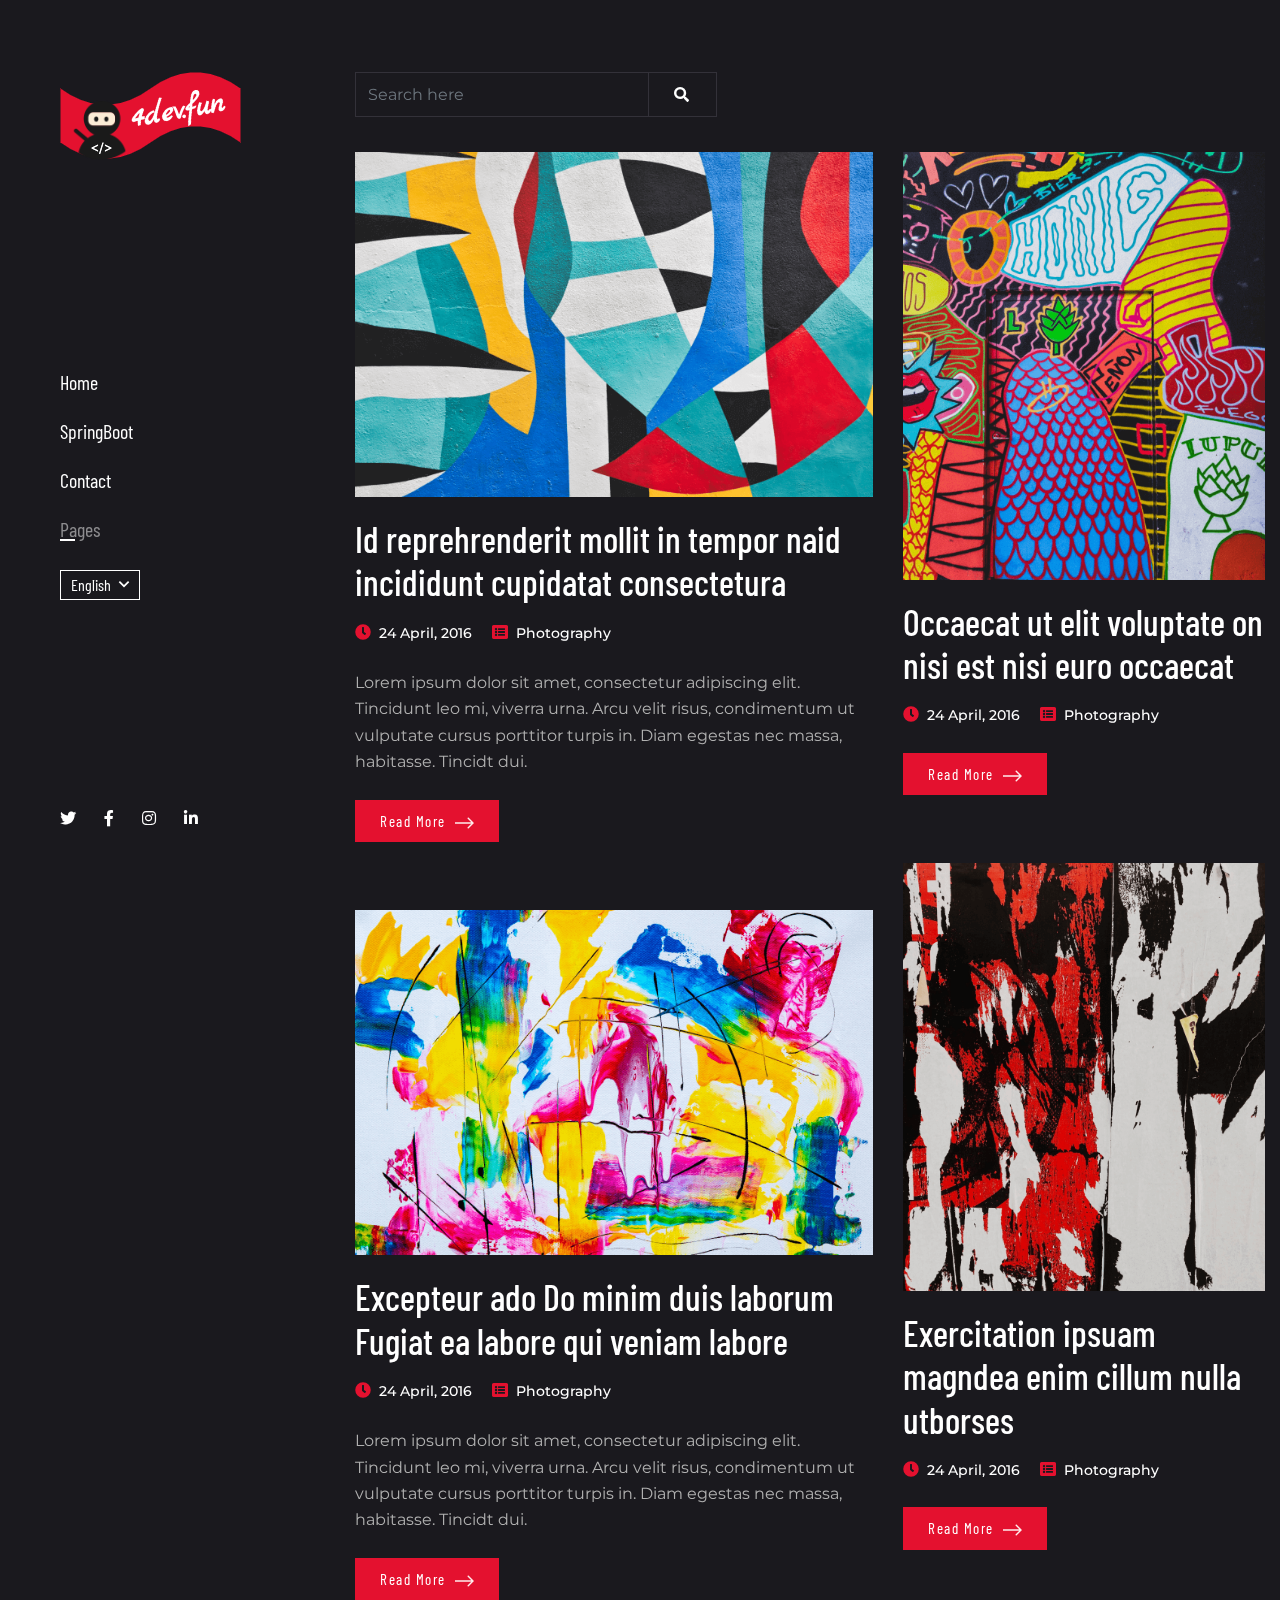
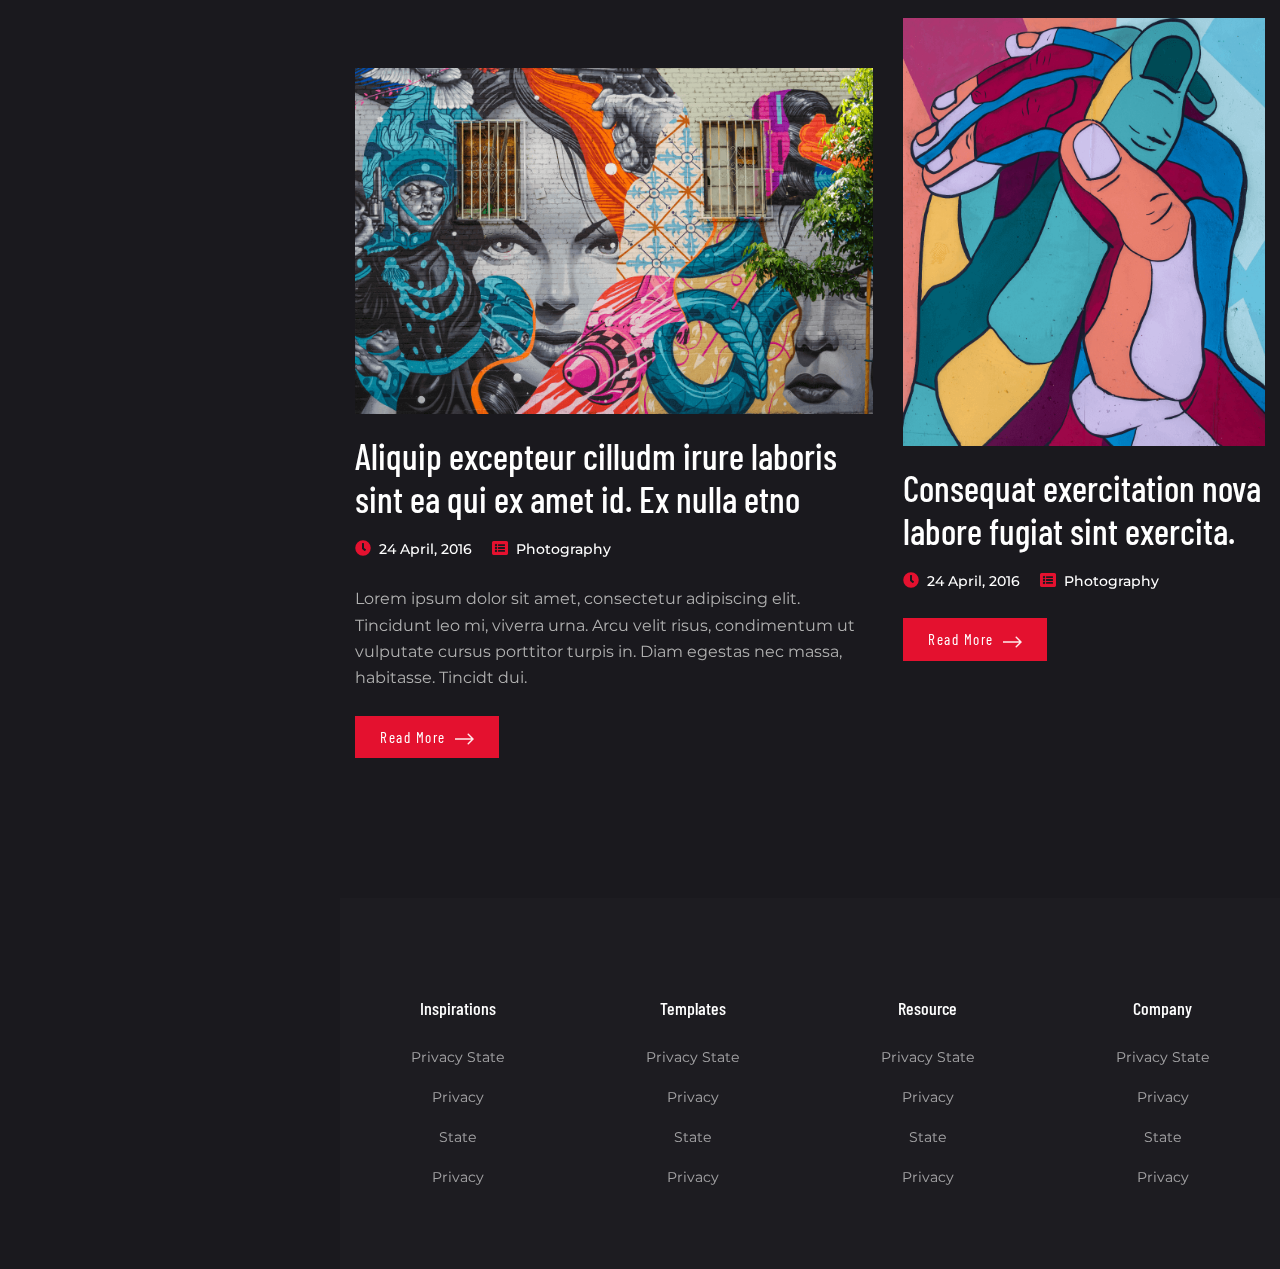
<file: index-2.html>
<!DOCTYPE html>


<html>
<head>
    <meta charset="utf-8">
    <title>Galaxy - Personal Blog Template</title>

    <!-- mobile responsive meta -->
    <meta name="viewport" content="width=device-width, initial-scale=1">
    <meta name="viewport" content="width=device-width, initial-scale=1, maximum-scale=1">

    <!-- ** Plugins Needed for the Project ** -->
    <!-- Bootstrap -->
    <link rel="stylesheet" href="plugins/bootstrap/bootstrap.min.css">
    <link rel="stylesheet" href="plugins/fontawesome/css/all.css">

    <!-- Main Stylesheet -->
    <link href="css/style.css" rel="stylesheet">

    <!--Favicon-->
    <link rel="shortcut icon" href="images/favicon.png" type="image/x-icon">
    <link rel="icon" href="images/favicon.png" type="image/x-icon">

</head>
<body>
    <!-- START preloader-wrapper -->
    <div class="preloader-wrapper">
        <div class="preloader-inner">
            <div class="spinner-border text-red"></div>
        </div>
    </div>
    <!-- END preloader-wrapper -->
    
    <!-- START main-wrapper -->
    <section class="d-flex">
  
<!-- start of sidenav -->
<aside><div class="sidenav position-sticky d-flex flex-column justify-content-between">
    <a class="navbar-brand" href="index.html" class="logo">
        <img src="images/logo.png" alt="">
    </a>
    <!-- end of navbar-brand -->

    <div class="navbar navbar-dark my-4 p-0 font-primary">
        <ul class="navbar-nav w-100">
            <li class="nav-item ">
                <a class="nav-link text-white px-0 pt-0" href="index.html">Home</a>
            </li>
            <li class="nav-item ">
                <a class="nav-link text-white px-0" href="springboot.html">SpringBoot</a>
            </li>
            <li class="nav-item ">
                <a class="nav-link text-white px-0" href="contact.html">Contact</a>
            </li>
            <li class="nav-item active accordion">
                <div id="drop-menu" class="drop-menu collapse">
                    <a class="d-block active" href="index-2.html">Home 2</a>
                    <a class="d-block " href="category.html">Category</a>
                    <a class="d-block " href="post-details.html">Post Details</a>
                    <a class="d-block " href="privacy.html">Privacy &amp; Policy</a>
                </div>
                <a class="nav-link text-white" href="#!" role="button" data-toggle="collapse" data-target="#drop-menu" aria-expanded="false" aria-controls="drop-menu">Pages</a>
            </li>
            <li class="nav-item mt-3">
                <select class="custom-select bg-transparent rounded-0 text-white shadow-none" id="pick-lang">
                    <option selected value="en">English</option>
                    <option value="fr">French</option>
                </select>
            </li>
        </ul>
    </div>
    <!-- end of navbar -->

    <ul class="list-inline nml-2">
        <li class="list-inline-item">
            <a href="#!" class="text-white text-red-onHover pr-2">
                <span class="fab fa-twitter"></span>
            </a>
        </li>
        <li class="list-inline-item">
            <a href="#!" class="text-white text-red-onHover p-2">
                <span class="fab fa-facebook-f"></span>
            </a>
        </li>
        <li class="list-inline-item">
            <a href="#!" class="text-white text-red-onHover p-2">
                <span class="fab fa-instagram"></span>
            </a>
        </li>
        <li class="list-inline-item">
            <a href="#!" class="text-white text-red-onHover p-2">
                <span class="fab fa-linkedin-in"></span>
            </a>
        </li>
    </ul>
    <!-- end of social-links -->
</div></aside>
<!-- end of sidenav -->
    <div class="main-content">
        <!-- start of mobile-nav -->
<header class="mobile-nav pt-4">
    <div class="container">
        <div class="row align-items-center">
            <div class="col-6">
                <a href="index.html">
                    <img src="images/logo.png" alt="">
                </a>
            </div>
            <div class="col-6 text-right">
                <button class="nav-toggle bg-transparent border text-white">
                    <span class="fas fa-bars"></span>
                </button>
            </div>
        </div>
    </div>
</header>
<div class="nav-toggle-overlay"></div>
<!-- end of mobile-nav -->

            <div class="container py-4 my-5">
                <div class="row">
    <div class="col-lg-5 col-md-8">
        <form class="search-form" action="#">
            <div class="input-group">
                <input type="search" class="form-control bg-transparent shadow-none rounded-0" placeholder="Search here">
                <div class="input-group-append">
                    <button class="btn" type="submit">
                        <span class="fas fa-search"></span>
                    </button>
                </div>
            </div>
        </form>
    </div>
</div>
                <div class="row justify-content-between">
    <div class="col-lg-7">
        <div class="card post-item bg-transparent border-0 mb-5">
            <a href="post-details.html">
                <img class="card-img-top rounded-0" src="images/post/post-lg/01.png" alt="">
            </a>
            <div class="card-body px-0">
                <h2 class="card-title">
                    <a class="text-white opacity-75-onHover" href="post-details.html">Id reprehrenderit mollit in tempor naid incididunt cupidatat consectetura</a>
                </h2>
                <ul class="post-meta mt-3">
                    <li class="d-inline-block mr-3">
                        <span class="fas fa-clock text-primary"></span>
                        <a class="ml-1" href="#">24 April, 2016</a>
                    </li>
                    <li class="d-inline-block">
                        <span class="fas fa-list-alt text-primary"></span>
                        <a class="ml-1" href="#">Photography</a>
                    </li>
                </ul>
                <p class="card-text my-4">Lorem ipsum dolor sit amet, consectetur adipiscing elit. Tincidunt leo mi, viverra urna. Arcu velit risus, condimentum ut vulputate cursus porttitor turpis in. Diam egestas nec massa, habitasse. Tincidt dui.</p>
                <a href="post-details.html" class="btn btn-primary">Read More <img src="images/arrow-right.png" alt=""></a>
            </div>
        </div>
        <!-- end of post-item -->
        
        <div class="card post-item bg-transparent border-0 mb-5">
            <a href="post-details.html">
                <img class="card-img-top rounded-0" src="images/post/post-lg/02.png" alt="">
            </a>
            <div class="card-body px-0">
                <h2 class="card-title">
                    <a class="text-white opacity-75-onHover" href="post-details.html">Excepteur ado Do minim duis laborum Fugiat ea labore qui veniam labore</a>
                </h2>
                <ul class="post-meta mt-3">
                    <li class="d-inline-block mr-3">
                        <span class="fas fa-clock text-primary"></span>
                        <a class="ml-1" href="#">24 April, 2016</a>
                    </li>
                    <li class="d-inline-block">
                        <span class="fas fa-list-alt text-primary"></span>
                        <a class="ml-1" href="#">Photography</a>
                    </li>
                </ul>
                <p class="card-text my-4">Lorem ipsum dolor sit amet, consectetur adipiscing elit. Tincidunt leo mi, viverra urna. Arcu velit risus, condimentum ut vulputate cursus porttitor turpis in. Diam egestas nec massa, habitasse. Tincidt dui.</p>
                <a href="post-details.html" class="btn btn-primary">Read More <img src="images/arrow-right.png" alt=""></a>
            </div>
        </div>
        <!-- end of post-item -->
        
        <div class="card post-item bg-transparent border-0 mb-5">
            <a href="post-details.html">
                <img class="card-img-top rounded-0" src="images/post/post-lg/03.png" alt="">
            </a>
            <div class="card-body px-0">
                <h2 class="card-title">
                    <a class="text-white opacity-75-onHover" href="post-details.html">Aliquip excepteur cilludm irure laboris sint ea qui ex amet id. Ex nulla etno</a>
                </h2>
                <ul class="post-meta mt-3">
                    <li class="d-inline-block mr-3">
                        <span class="fas fa-clock text-primary"></span>
                        <a class="ml-1" href="#">24 April, 2016</a>
                    </li>
                    <li class="d-inline-block">
                        <span class="fas fa-list-alt text-primary"></span>
                        <a class="ml-1" href="#">Photography</a>
                    </li>
                </ul>
                <p class="card-text my-4">Lorem ipsum dolor sit amet, consectetur adipiscing elit. Tincidunt leo mi, viverra urna. Arcu velit risus, condimentum ut vulputate cursus porttitor turpis in. Diam egestas nec massa, habitasse. Tincidt dui.</p>
                <a href="post-details.html" class="btn btn-primary">Read More <img src="images/arrow-right.png" alt=""></a>
            </div>
        </div>
        <!-- end of post-item -->
    </div>
    <div class="col-lg-5">
        <div class="card post-item bg-transparent border-0 mb-5">
            <a href="post-details.html">
                <img class="card-img-top rounded-0" src="images/post/post-md/01.png" alt="">
            </a>
            <div class="card-body px-0">
                <h2 class="card-title">
                    <a class="text-white opacity-75-onHover" href="post-details.html">Occaecat ut elit voluptate on nisi est nisi euro occaecat</a>
                </h2>
                <ul class="post-meta mt-3 mb-4">
                    <li class="d-inline-block mr-3">
                        <span class="fas fa-clock text-primary"></span>
                        <a class="ml-1" href="#">24 April, 2016</a>
                    </li>
                    <li class="d-inline-block">
                        <span class="fas fa-list-alt text-primary"></span>
                        <a class="ml-1" href="#">Photography</a>
                    </li>
                </ul>
                <a href="post-details.html" class="btn btn-primary">Read More <img src="images/arrow-right.png" alt=""></a>
            </div>
        </div>
        <!-- end of widget-post-item -->
        <div class="card post-item bg-transparent border-0 mb-5">
            <a href="post-details.html">
                <img class="card-img-top rounded-0" src="images/post/post-md/02.png" alt="">
            </a>
            <div class="card-body px-0">
                <h2 class="card-title">
                    <a class="text-white opacity-75-onHover" href="post-details.html">Exercitation ipsuam magndea enim cillum nulla utborses</a>
                </h2>
                <ul class="post-meta mt-3 mb-4">
                    <li class="d-inline-block mr-3">
                        <span class="fas fa-clock text-primary"></span>
                        <a class="ml-1" href="#">24 April, 2016</a>
                    </li>
                    <li class="d-inline-block">
                        <span class="fas fa-list-alt text-primary"></span>
                        <a class="ml-1" href="#">Photography</a>
                    </li>
                </ul>
                <a href="post-details.html" class="btn btn-primary">Read More <img src="images/arrow-right.png" alt=""></a>
            </div>
        </div>
        <!-- end of widget-post-item -->
        <div class="card post-item bg-transparent border-0">
            <a href="post-details.html">
                <img class="card-img-top rounded-0" src="images/post/post-md/03.png" alt="">
            </a>
            <div class="card-body px-0">
                <h2 class="card-title">
                    <a class="text-white opacity-75-onHover" href="post-details.html">Consequat exercitation nova labore fugiat sint exercita.</a>
                </h2>
                <ul class="post-meta mt-3 mb-4">
                    <li class="d-inline-block mr-3">
                        <span class="fas fa-clock text-primary"></span>
                        <a class="ml-1" href="#">24 April, 2016</a>
                    </li>
                    <li class="d-inline-block">
                        <span class="fas fa-list-alt text-primary"></span>
                        <a class="ml-1" href="#">Photography</a>
                    </li>
                </ul>
                <a href="post-details.html" class="btn btn-primary">Read More <img src="images/arrow-right.png" alt=""></a>
            </div>
        </div>
        <!-- end of widget-post-item -->
    </div>
</div>
            </div>

        <!-- start of footer -->
<footer class="bg-dark">
    <div class="container">
        <div class="row text-center">
            <div class="col-lg-3 col-sm-6 mb-5">
                <h5 class="font-primary text-white mb-4">Inspirations</h5>
                <ul class="list-unstyled">
                    <li><a href="#!">Privacy State</a></li>
                    <li><a href="#!">Privacy</a></li>
                    <li><a href="#!">State</a></li>
                    <li><a href="#!">Privacy</a></li>
                </ul>
            </div>
            <div class="col-lg-3 col-sm-6 mb-5">
                <h5 class="font-primary text-white mb-4">Templates</h5>
                <ul class="list-unstyled">
                    <li><a href="#!">Privacy State</a></li>
                    <li><a href="#!">Privacy</a></li>
                    <li><a href="#!">State</a></li>
                    <li><a href="#!">Privacy</a></li>
                </ul>
            </div>
            <div class="col-lg-3 col-sm-6 mb-5">
                <h5 class="font-primary text-white mb-4">Resource</h5>
                <ul class="list-unstyled">
                    <li><a href="#!">Privacy State</a></li>
                    <li><a href="#!">Privacy</a></li>
                    <li><a href="#!">State</a></li>
                    <li><a href="#!">Privacy</a></li>
                </ul>
            </div>
            <div class="col-lg-3 col-sm-6 mb-5">
                <h5 class="font-primary text-white mb-4">Company</h5>
                <ul class="list-unstyled">
                    <li><a href="#!">Privacy State</a></li>
                    <li><a href="#!">Privacy</a></li>
                    <li><a href="#!">State</a></li>
                    <li><a href="#!">Privacy</a></li>
                </ul>
            </div>
        </div>
    </div>
</footer>
<!-- end of footer -->
    </div>

    </section>
    <!-- END main-wrapper -->

    <!-- All JS Files -->
    <script src="plugins/jQuery/jquery.min.js"></script>
    <script src="plugins/bootstrap/bootstrap.min.js"></script>

    <!-- Main Script -->
    <script src="js/script.js"></script>
</body>
</html>
</file>
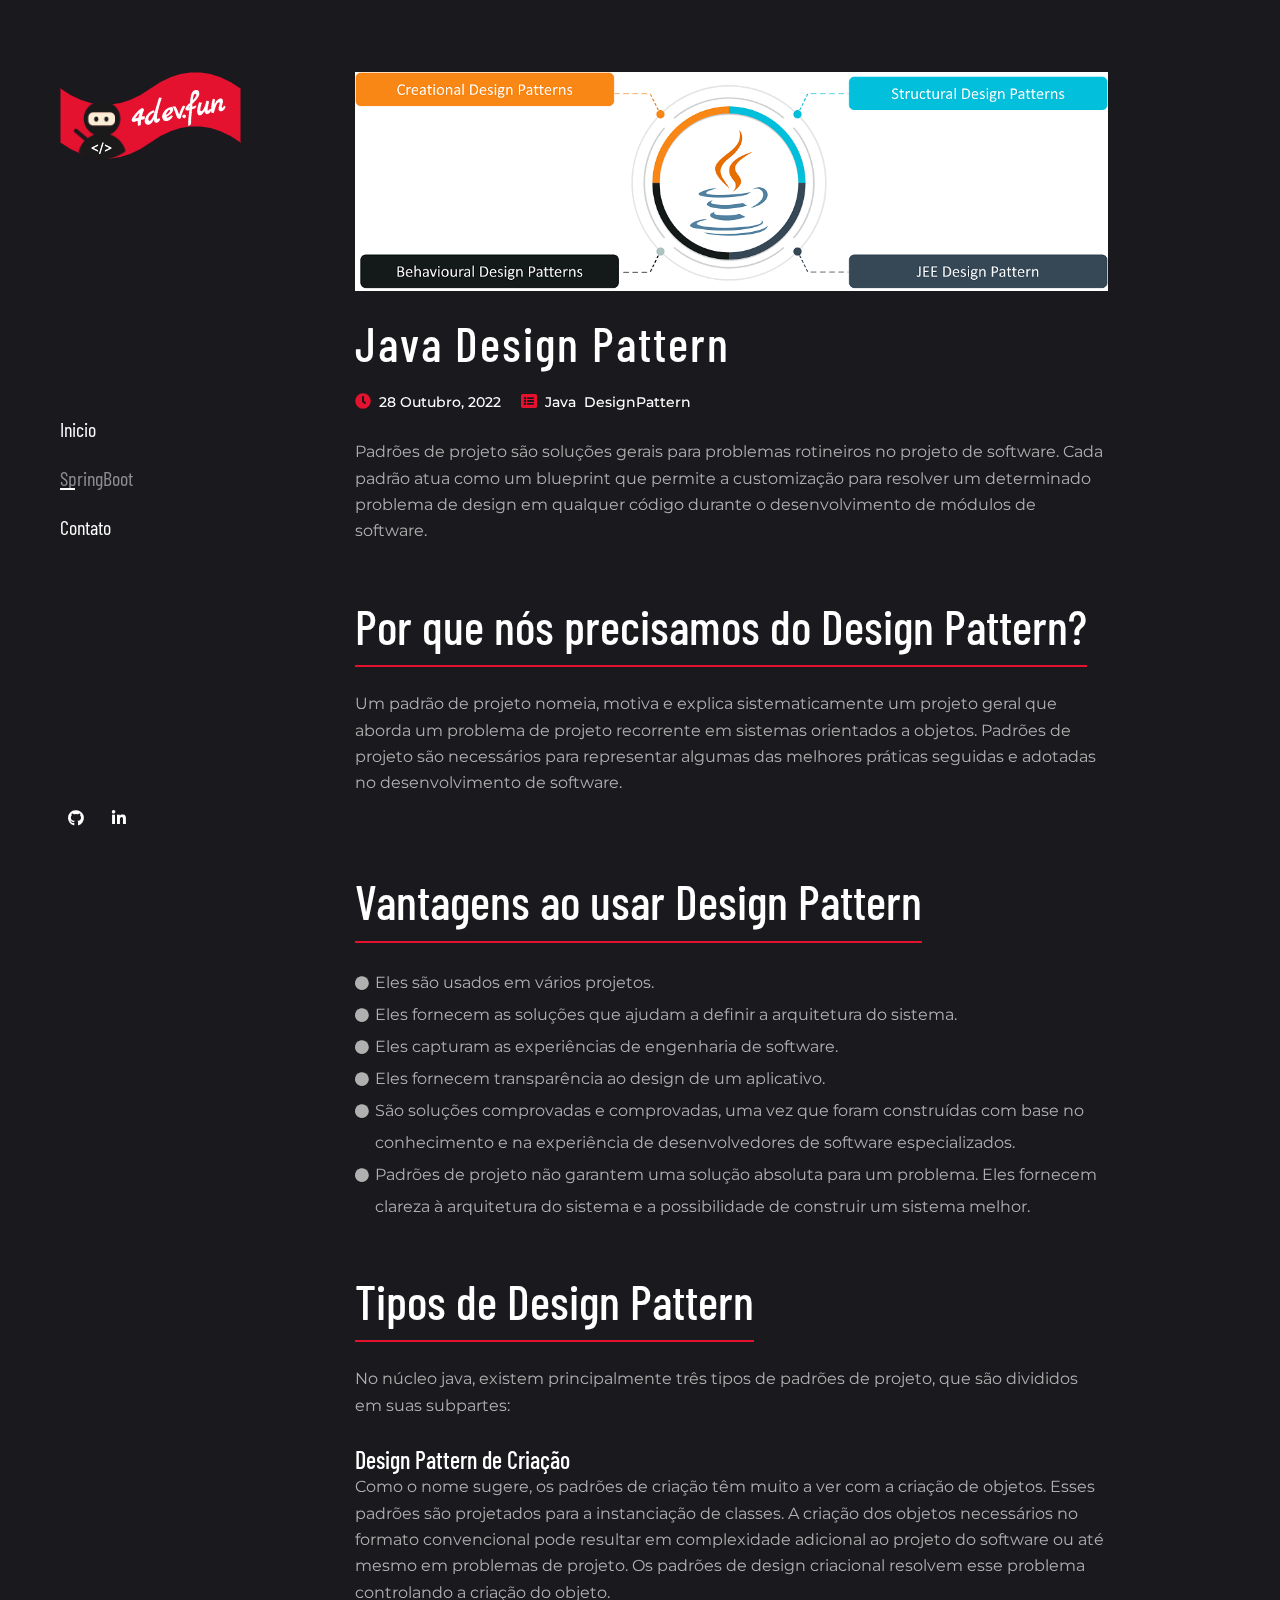
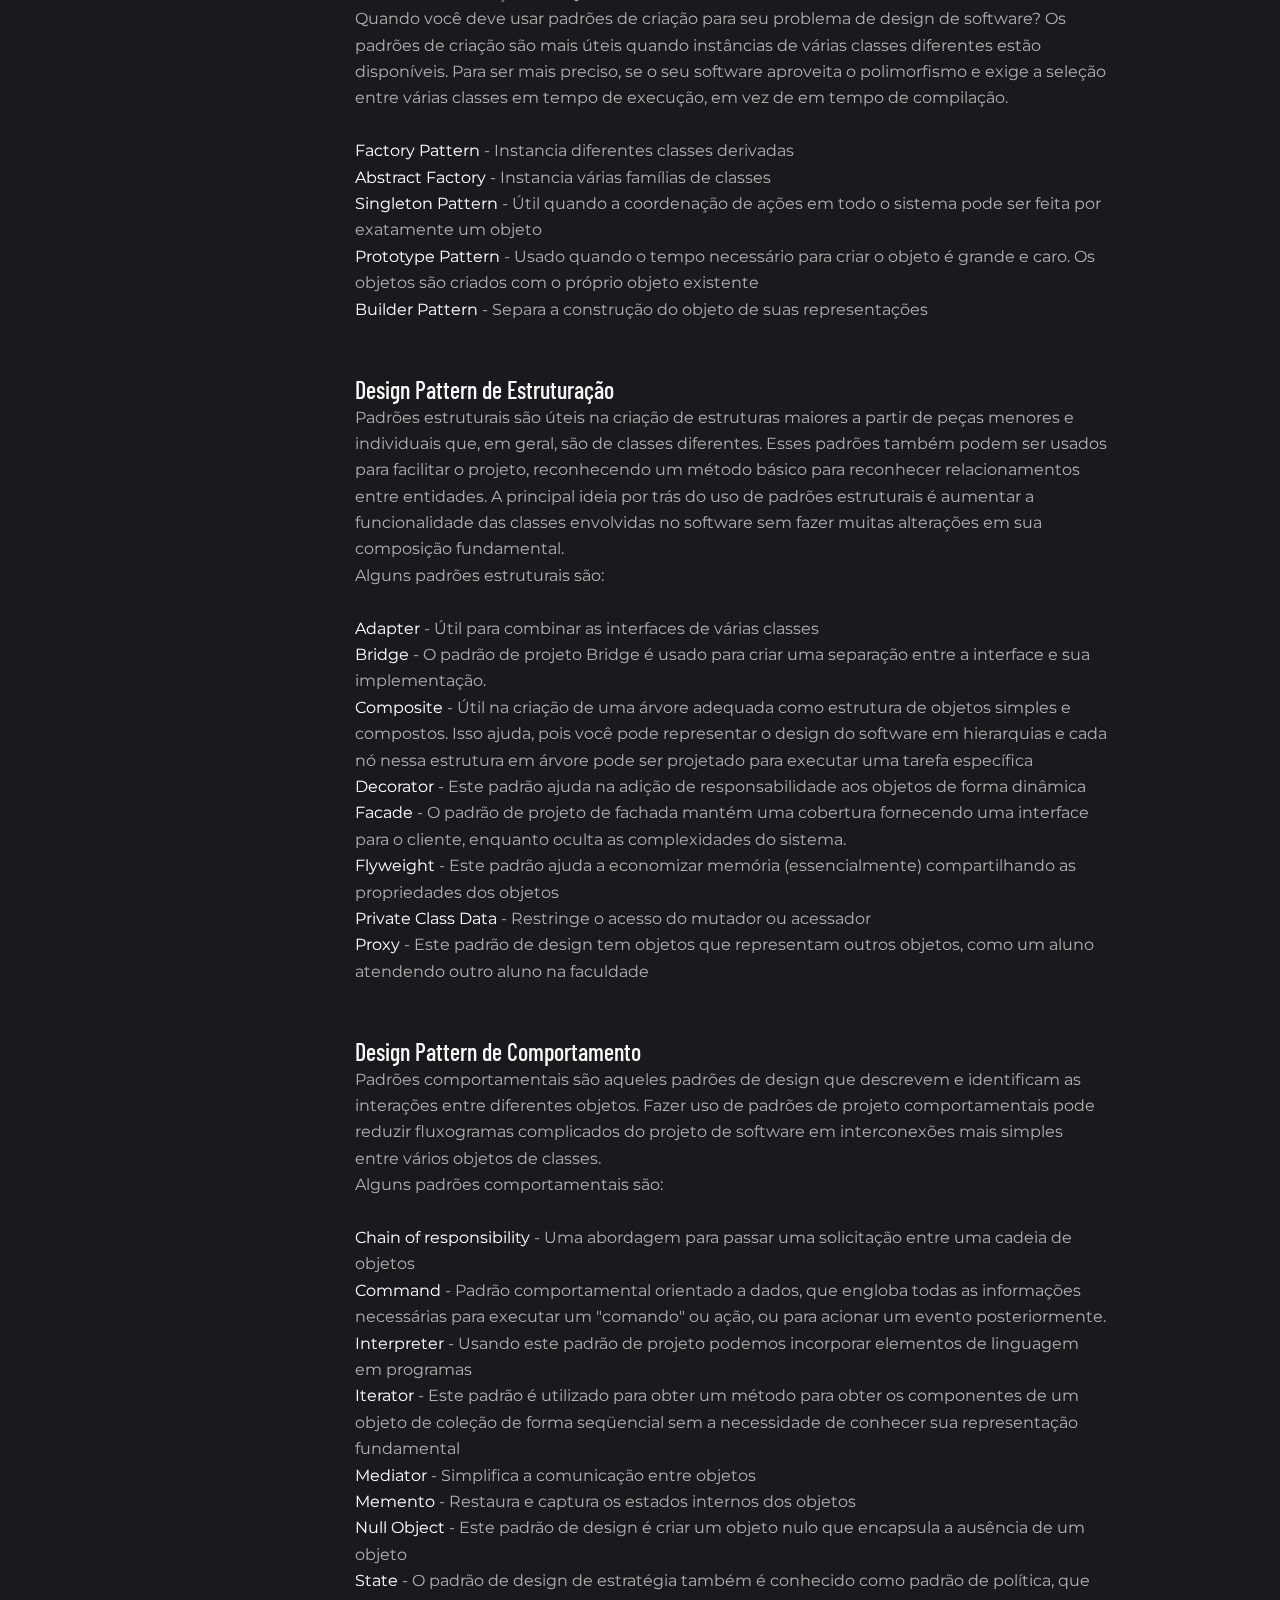
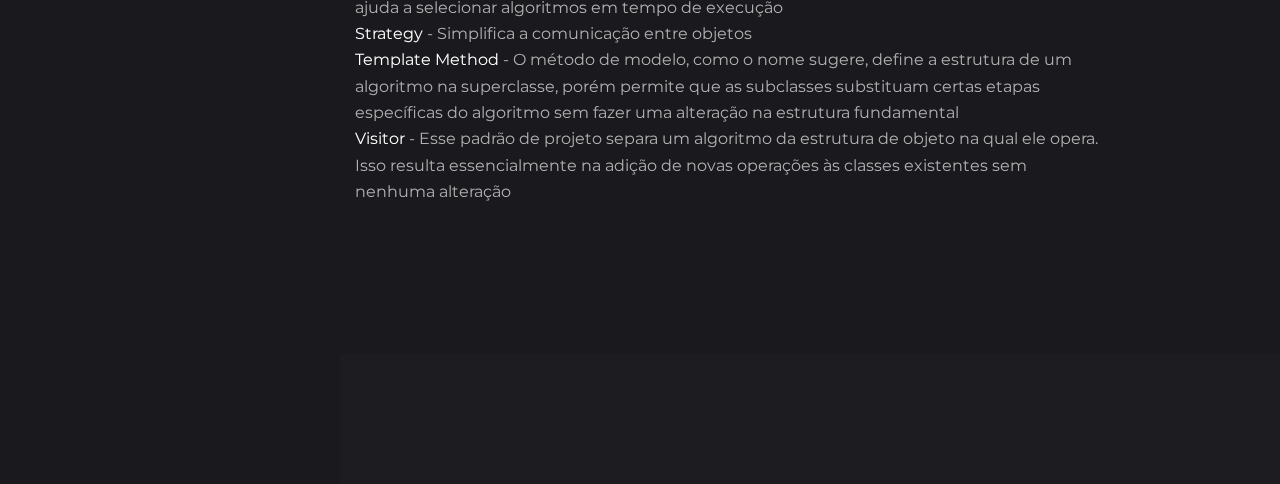
<file: java-design-pattern.html>
<!DOCTYPE html>


<html>
<head>
    <meta charset="utf-8">
    <title>Template Method Design - Design Pattern - 4Dev.fun - Tudo sobre Java, Spring Boot e mais umas coisinhas ;)</title>

    <!-- mobile responsive meta -->
    <meta name="viewport" content="width=device-width, initial-scale=1">
    <meta name="viewport" content="width=device-width, initial-scale=1, maximum-scale=1">

    <!-- ** Plugins Needed for the Project ** -->
    <!-- Bootstrap -->
    <link rel="stylesheet" href="plugins/bootstrap/bootstrap.min.css">
    <link rel="stylesheet" href="plugins/fontawesome/css/all.css">
    <link href="https://maxcdn.bootstrapcdn.com/font-awesome/4.2.0/css/font-awesome.min.css" rel="stylesheet">
    <!-- Main Stylesheet -->
    <link href="css/style.css" rel="stylesheet">

    <!--Favicon-->
    <link rel="shortcut icon" href="images/favicon.png" type="image/x-icon">
    <link rel="icon" href="images/favicon.png" type="image/x-icon">

</head>
<body>
    <!-- START preloader-wrapper -->
    <div class="preloader-wrapper">
        <div class="preloader-inner">
            <div class="spinner-border text-red"></div>
        </div>
    </div>
    <!-- END preloader-wrapper -->
    
    <!-- START main-wrapper -->
    <section class="d-flex">
  
<!-- start of sidenav -->
<aside><div class="sidenav position-sticky d-flex flex-column justify-content-between">
    <a class="navbar-brand" href="index.html" class="logo">
        <img src="images/logo.png" alt="">
    </a>
    <!-- end of navbar-brand -->

    <div class="navbar navbar-dark my-4 p-0 font-primary">
        <ul class="navbar-nav w-100">
            <li class="nav-item">
                <a class="nav-link text-white px-0 pt-0" href="index.html">Inicio</a>
            </li>
            <li class="nav-item active">
                <a class="nav-link text-white px-0" href="springboot.html">SpringBoot</a>
            </li>
            <li class="nav-item">
                <a class="nav-link text-white px-0" href="contato.html">Contato</a>
            </li>
        </ul>
    </div>
    <!-- end of navbar -->

    <ul class="list-inline nml-2">
        <li class="list-inline-item">
            <a href="https://www.github.com/rocha-dan" target="_blank" class="text-white text-red-onHover p-2">
                <span class="fab fa-github"></span>
            </a>
        </li>
        <li class="list-inline-item">
            <a href="#!" class="text-white text-red-onHover p-2">
                <span class="fab fa-linkedin-in"></span>
            </a>
        </li>
    </ul>
    <!-- end of social-links -->
</div></aside>
<!-- end of sidenav -->
    <div class="main-content">
        <!-- start of mobile-nav -->
<header class="mobile-nav pt-4">
    <div class="container">
        <div class="row align-items-center">
            <div class="col-6">
                <a href="index.html">
                    <img src="images/logo.png" alt="">
                </a>
            </div>
            <div class="col-6 text-right">
                <button class="nav-toggle bg-transparent border text-white">
                    <span class="fas fa-bars"></span>
                </button>
            </div>
        </div>
    </div>
</header>
<div class="nav-toggle-overlay"></div>
<!-- end of mobile-nav -->

            <div class="container py-4 my-5">
                <div class="row">

</div>
                
                <div class="row justify-content-between">
                    <div class="col-lg-10">
                        <img class="img-fluid" src="images/java-design-pattern.png" alt="">
                        <h1 class="text-white add-letter-space mt-4">Java Design Pattern</h1>
                        <ul class="post-meta mt-3 mb-4">
                            <li class="d-inline-block mr-3">
                                <span class="fas fa-clock text-primary"></span>
                                <a class="ml-1" href="#">28 Outubro, 2022</a>
                            </li>
                            <li class="d-inline-block">
                                <span class="fas fa-list-alt text-primary"></span>
                                <a class="ml-1" href="#">Java</a>
                                <a class="ml-1" href="#">DesignPattern</a>
                            </li>
                        </ul>

                        <p>Padrões de projeto são soluções gerais para problemas rotineiros no projeto de software. Cada padrão atua como um blueprint que permite a customização para resolver um determinado problema de design em qualquer código durante o desenvolvimento de módulos de software.</p>
                    </br>
                 
          

                        <div class="widget"></br>
                            <h1 class="widget-title text-white d-inline-block mb-4">Por que nós precisamos do Design Pattern?</h1>
                            <p>Um padrão de projeto nomeia, motiva e explica sistematicamente um projeto geral que aborda um problema de projeto recorrente em sistemas orientados a objetos. Padrões de projeto são necessários para representar algumas das melhores práticas seguidas e adotadas no desenvolvimento de software.
                            </p>
                        </div>

                        <div class="widget"></br>
                            <h1 class="widget-title text-white d-inline-block mb-4">Vantagens ao usar Design Pattern</h1>
                            <p>
                                <li class="blt">Eles são usados em vários projetos.</li> 
                                <li class="blt">Eles fornecem as soluções que ajudam a definir a arquitetura do sistema.</li> 
                                <li class="blt">Eles capturam as experiências de engenharia de software.</li> 
                                <li class="blt">Eles fornecem transparência ao design de um aplicativo.</li> 
                                <li class="blt">São soluções comprovadas e comprovadas, uma vez que foram construídas com base no conhecimento e na experiência de desenvolvedores de software especializados.</li> 
                                <li class="blt">Padrões de projeto não garantem uma solução absoluta para um problema. Eles fornecem clareza à arquitetura do sistema e a possibilidade de construir um sistema melhor.</li> 
                            </p>

                        </div>


                        <div class="widget">
                            <h1 class="widget-title text-white d-inline-block mb-4">Tipos de Design Pattern</h1>
                            </br> 
                            <p>No núcleo java, existem principalmente três tipos de padrões de projeto, que são divididos em suas subpartes:
                            </br> 
                            </br> 
                            <h3 class="text-white px-0">Design Pattern de Criação</h3>
                            <p>Como o nome sugere, os padrões de criação têm muito a ver com a criação de objetos. Esses padrões são projetados para a instanciação de classes. A criação dos objetos necessários no formato convencional pode resultar em complexidade adicional ao projeto do software ou até mesmo em problemas de projeto. Os padrões de design criacional resolvem esse problema controlando a criação do objeto.
                            </br>
                                Quando você deve usar padrões de criação para seu problema de design de software? Os padrões de criação são mais úteis quando instâncias de várias classes diferentes estão disponíveis. Para ser mais preciso, se o seu software aproveita o polimorfismo e exige a seleção entre várias classes em tempo de execução, em vez de em tempo de compilação.</p>
                          
                            </br> 
                            
                            <p><span class="text-white px-0">Factory Pattern</span> - Instancia diferentes classes derivadas </p>
                            <p><span class="text-white px-0">Abstract Factory</span> - Instancia várias famílias de classes</p>
                            <p><span class="text-white px-0">Singleton Pattern</span> - Útil quando a coordenação de ações em todo o sistema pode ser feita por exatamente um objeto</p>
                            <p><span class="text-white px-0">Prototype Pattern</span> - Usado quando o tempo necessário para criar o objeto é grande e caro. Os objetos são criados com o próprio objeto existente</p>
                            <p><span class="text-white px-0">Builder Pattern</span> - Separa a construção do objeto de suas representações</p>
                                </br> 
                            </br>

                            <h3 class="text-white px-0">Design Pattern de Estruturação</h3>
                            <p>Padrões estruturais são úteis na criação de estruturas maiores a partir de peças menores e individuais que, em geral, são de classes diferentes. Esses padrões também podem ser usados para facilitar o projeto, reconhecendo um método básico para reconhecer relacionamentos entre entidades. A principal ideia por trás do uso de padrões estruturais é aumentar a funcionalidade das classes envolvidas no software sem fazer muitas alterações em sua composição fundamental. 
                                </br>
                                Alguns padrões estruturais são:
                            </p>
                          
                            </br> 
                            
                            <p><span class="text-white px-0">Adapter</span> - Útil para combinar as interfaces de várias classes </p>
                            <p><span class="text-white px-0">Bridge</span> - O padrão de projeto Bridge é usado para criar uma separação entre a interface e sua implementação.</p>
                            <p><span class="text-white px-0">Composite</span> - Útil na criação de uma árvore adequada como estrutura de objetos simples e compostos. Isso ajuda, pois você pode representar o design do software em hierarquias e cada nó nessa estrutura em árvore pode ser projetado para executar uma tarefa específica</p>
                            <p><span class="text-white px-0">Decorator</span> - Este padrão ajuda na adição de responsabilidade aos objetos de forma dinâmica</p>
                            <p><span class="text-white px-0">Facade</span> - O padrão de projeto de fachada mantém uma cobertura fornecendo uma interface para o cliente, enquanto oculta as complexidades do sistema.</p>
                            <p><span class="text-white px-0">Flyweight</span> - Este padrão ajuda a economizar memória (essencialmente) compartilhando as propriedades dos objetos</p>
                            <p><span class="text-white px-0">Private Class Data</span> - Restringe o acesso do mutador ou acessador</p>
                            <p><span class="text-white px-0">Proxy</span> - Este padrão de design tem objetos que representam outros objetos, como um aluno atendendo outro aluno na faculdade</p>
                            </br>  </br>

                            <h3 class="text-white px-0">Design Pattern de Comportamento</h3>
                            <p>Padrões comportamentais são aqueles padrões de design que descrevem e identificam as interações entre diferentes objetos. Fazer uso de padrões de projeto comportamentais pode reduzir fluxogramas complicados do projeto de software em interconexões mais simples entre vários objetos de classes.
                                </br>
                                Alguns padrões comportamentais são:
                            </p>
                          
                            </br> 
                            
                            <p><span class="text-white px-0">Chain of responsibility</span> - Uma abordagem para passar uma solicitação entre uma cadeia de objetos </p>
                            <p><span class="text-white px-0">Command</span> - Padrão comportamental orientado a dados, que engloba todas as informações necessárias para executar um "comando" ou ação, ou para acionar um evento posteriormente.</p>
                            <p><span class="text-white px-0">Interpreter</span> - Usando este padrão de projeto podemos incorporar elementos de linguagem em programas</p>
                            <p><span class="text-white px-0">Iterator</span> - Este padrão é utilizado para obter um método para obter os componentes de um objeto de coleção de forma seqüencial sem a necessidade de conhecer sua representação fundamental</p>
                            <p><span class="text-white px-0">Mediator</span> - Simplifica a comunicação entre objetos</p>
                            <p><span class="text-white px-0">Memento</span> - Restaura e captura os estados internos dos objetos</p>
                            <p><span class="text-white px-0">Null Object</span> - Este padrão de design é criar um objeto nulo que encapsula a ausência de um objeto</p>
                            <p><span class="text-white px-0">State</span> - O padrão de design de estratégia também é conhecido como padrão de política, que ajuda a selecionar algoritmos em tempo de execução</p>
                            <p><span class="text-white px-0">Strategy</span> - Simplifica a comunicação entre objetos</p>
                            <p><span class="text-white px-0">Template Method</span> - O método de modelo, como o nome sugere, define a estrutura de um algoritmo na superclasse, porém permite que as subclasses substituam certas etapas específicas do algoritmo sem fazer uma alteração na estrutura fundamental</p>
                            <p><span class="text-white px-0">Visitor</span> - Esse padrão de projeto separa um algoritmo da estrutura de objeto na qual ele opera. Isso resulta essencialmente na adição de novas operações às classes existentes sem nenhuma alteração</p>

                                </br>
               
                        
                        </div>

                      
                     
                            <!-- end colors -->
                        
                    </div>
                </div>
            </div>

            <!-- start of footer -->
<footer class="bg-dark">
    <div class="container">
       
    </div>
</footer>
<!-- end of footer -->
        </div>
    
        </section>
    <!-- END main-wrapper -->

    <!-- All JS Files -->
    <script src="plugins/jQuery/jquery.min.js"></script>
    <script src="plugins/bootstrap/bootstrap.min.js"></script>

    <!-- Main Script -->
    <script src="js/script.js"></script>
</body>
</html>
</file>
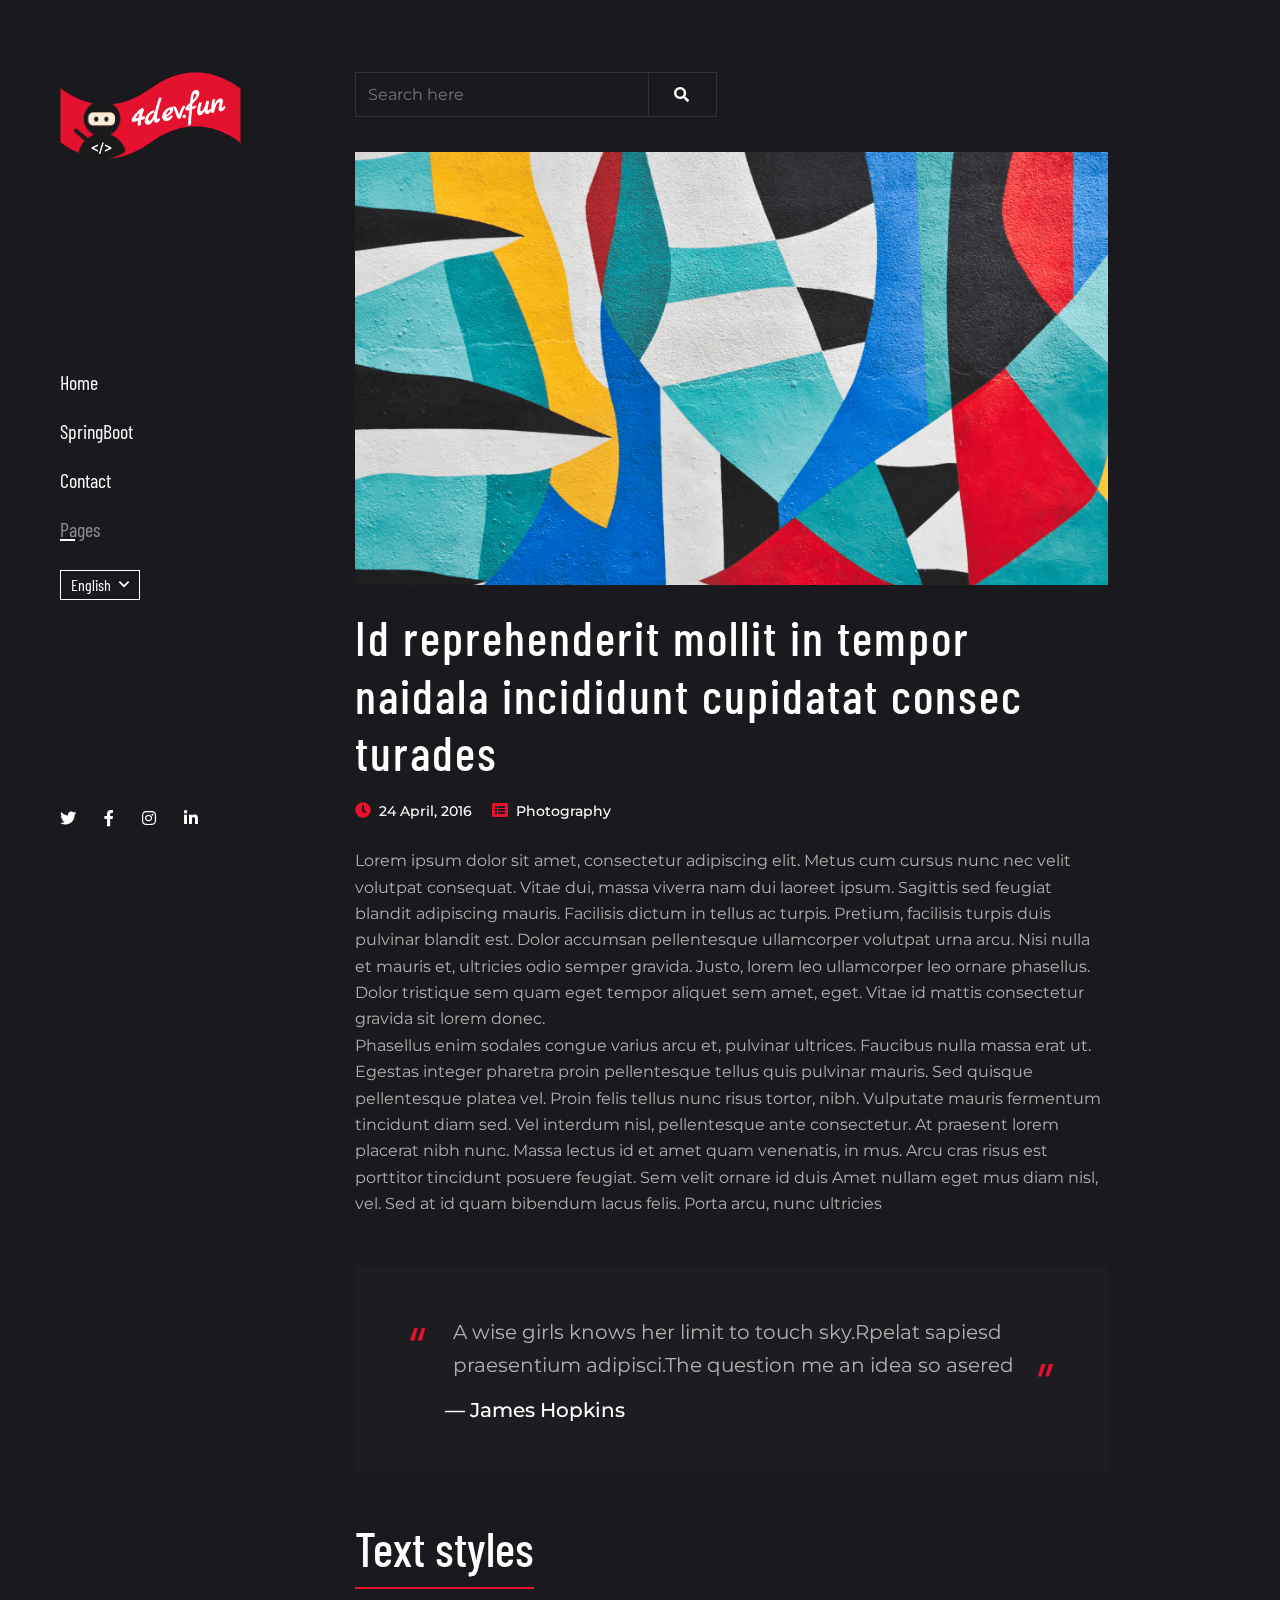
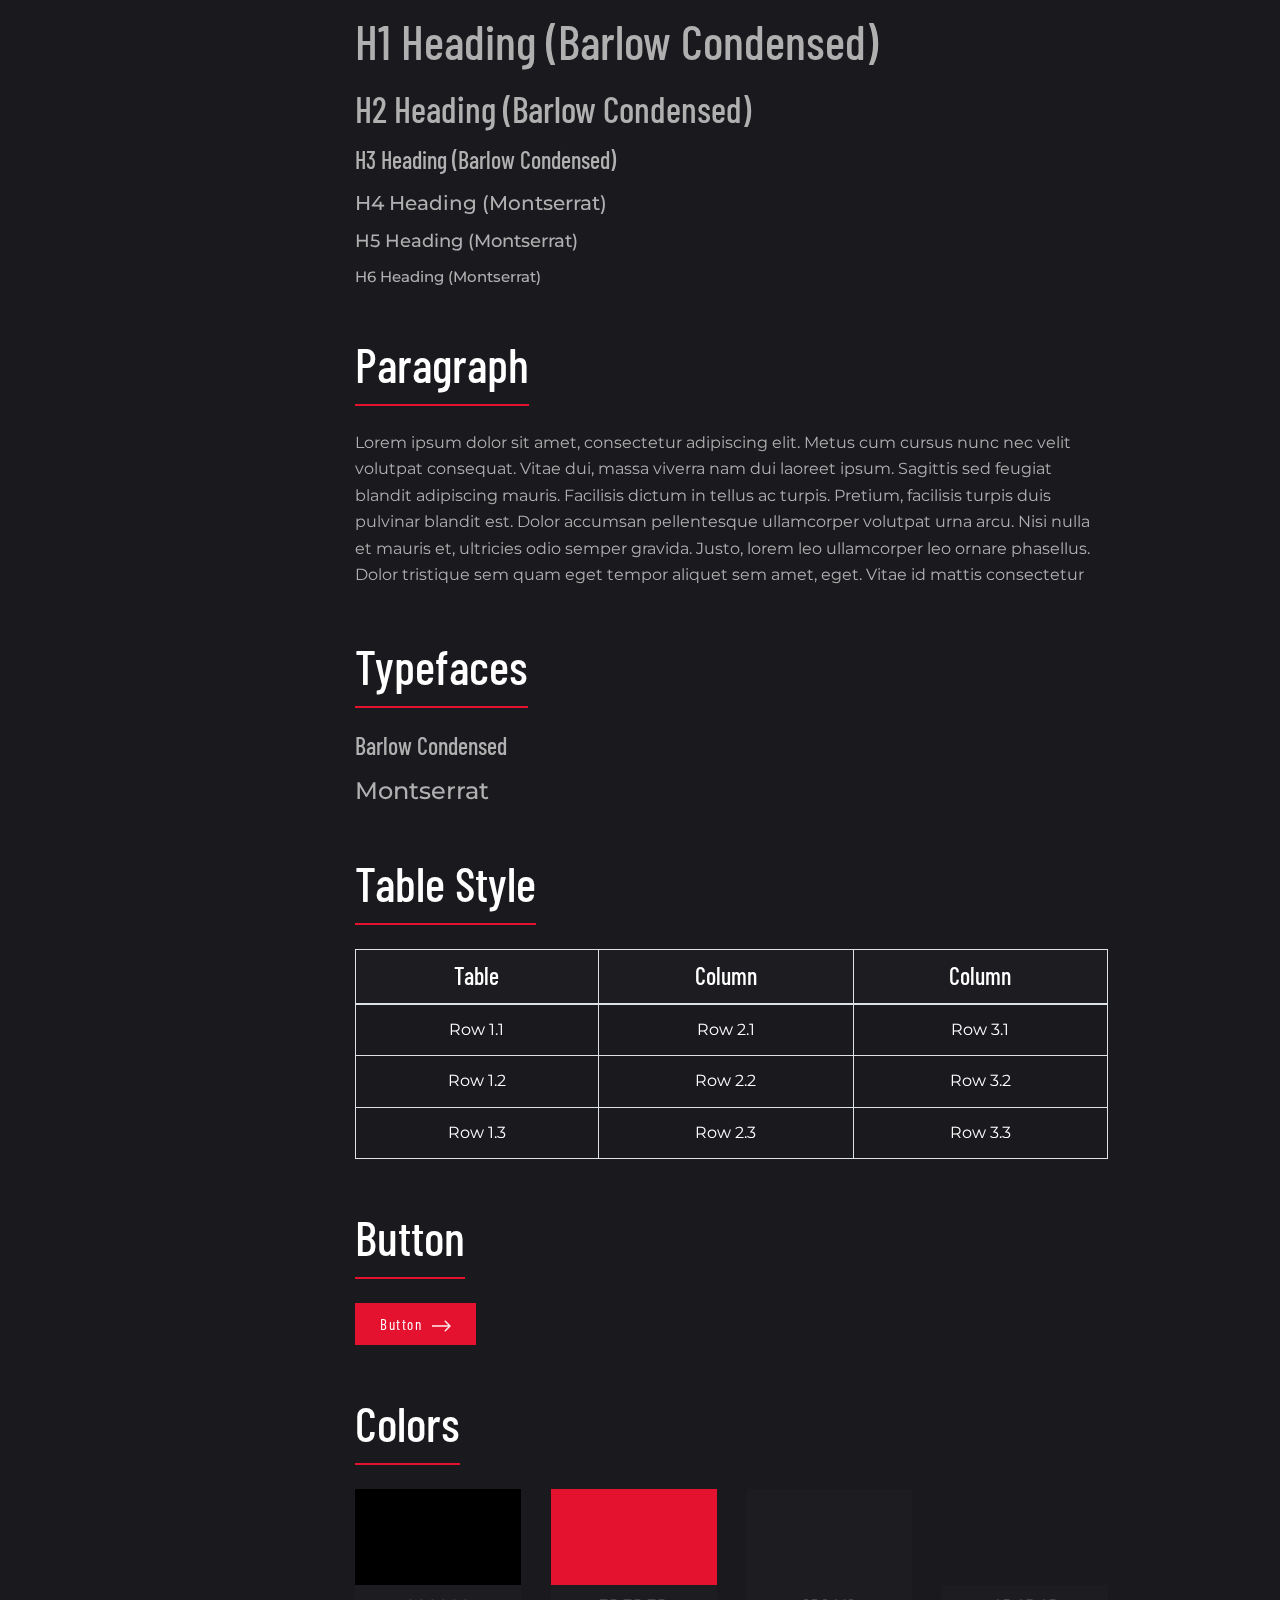
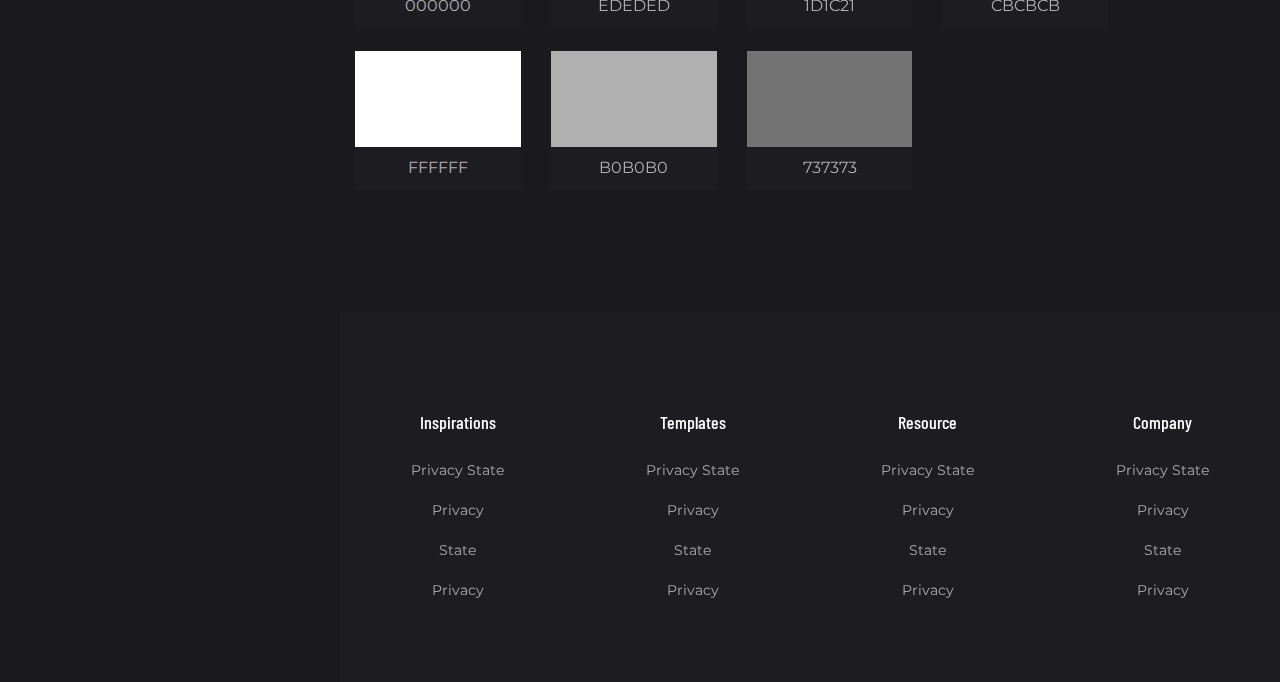
<file: post-details.html>
<!DOCTYPE html>


<html>
<head>
    <meta charset="utf-8">
    <title>Galaxy - Personal Blog Template</title>

    <!-- mobile responsive meta -->
    <meta name="viewport" content="width=device-width, initial-scale=1">
    <meta name="viewport" content="width=device-width, initial-scale=1, maximum-scale=1">

    <!-- ** Plugins Needed for the Project ** -->
    <!-- Bootstrap -->
    <link rel="stylesheet" href="plugins/bootstrap/bootstrap.min.css">
    <link rel="stylesheet" href="plugins/fontawesome/css/all.css">

    <!-- Main Stylesheet -->
    <link href="css/style.css" rel="stylesheet">

    <!--Favicon-->
    <link rel="shortcut icon" href="images/favicon.png" type="image/x-icon">
    <link rel="icon" href="images/favicon.png" type="image/x-icon">

</head>
<body>
    <!-- START preloader-wrapper -->
    <div class="preloader-wrapper">
        <div class="preloader-inner">
            <div class="spinner-border text-red"></div>
        </div>
    </div>
    <!-- END preloader-wrapper -->
    
    <!-- START main-wrapper -->
    <section class="d-flex">
  
<!-- start of sidenav -->
<aside><div class="sidenav position-sticky d-flex flex-column justify-content-between">
    <a class="navbar-brand" href="index.html" class="logo">
        <img src="images/logo.png" alt="">
    </a>
    <!-- end of navbar-brand -->

    <div class="navbar navbar-dark my-4 p-0 font-primary">
        <ul class="navbar-nav w-100">
            <li class="nav-item ">
                <a class="nav-link text-white px-0 pt-0" href="index.html">Home</a>
            </li>
            <li class="nav-item ">
                <a class="nav-link text-white px-0" href="springboot.html">SpringBoot</a>
            </li>
            <li class="nav-item ">
                <a class="nav-link text-white px-0" href="contact.html">Contact</a>
            </li>
            <li class="nav-item active accordion">
                <div id="drop-menu" class="drop-menu collapse">
                    <a class="d-block " href="index-2.html">Home 2</a>
                    <a class="d-block " href="category.html">Category</a>
                    <a class="d-block active" href="post-details.html">Post Details</a>
                    <a class="d-block " href="privacy.html">Privacy &amp; Policy</a>
                </div>
                <a class="nav-link text-white" href="#!" role="button" data-toggle="collapse" data-target="#drop-menu" aria-expanded="false" aria-controls="drop-menu">Pages</a>
            </li>
            <li class="nav-item mt-3">
                <select class="custom-select bg-transparent rounded-0 text-white shadow-none" id="pick-lang">
                    <option selected value="en">English</option>
                    <option value="fr">French</option>
                </select>
            </li>
        </ul>
    </div>
    <!-- end of navbar -->

    <ul class="list-inline nml-2">
        <li class="list-inline-item">
            <a href="#!" class="text-white text-red-onHover pr-2">
                <span class="fab fa-twitter"></span>
            </a>
        </li>
        <li class="list-inline-item">
            <a href="#!" class="text-white text-red-onHover p-2">
                <span class="fab fa-facebook-f"></span>
            </a>
        </li>
        <li class="list-inline-item">
            <a href="#!" class="text-white text-red-onHover p-2">
                <span class="fab fa-instagram"></span>
            </a>
        </li>
        <li class="list-inline-item">
            <a href="#!" class="text-white text-red-onHover p-2">
                <span class="fab fa-linkedin-in"></span>
            </a>
        </li>
    </ul>
    <!-- end of social-links -->
</div></aside>
<!-- end of sidenav -->
    <div class="main-content">
        <!-- start of mobile-nav -->
<header class="mobile-nav pt-4">
    <div class="container">
        <div class="row align-items-center">
            <div class="col-6">
                <a href="index.html">
                    <img src="images/logo.png" alt="">
                </a>
            </div>
            <div class="col-6 text-right">
                <button class="nav-toggle bg-transparent border text-white">
                    <span class="fas fa-bars"></span>
                </button>
            </div>
        </div>
    </div>
</header>
<div class="nav-toggle-overlay"></div>
<!-- end of mobile-nav -->

            <div class="container py-4 my-5">
                <div class="row">
    <div class="col-lg-5 col-md-8">
        <form class="search-form" action="#">
            <div class="input-group">
                <input type="search" class="form-control bg-transparent shadow-none rounded-0" placeholder="Search here">
                <div class="input-group-append">
                    <button class="btn" type="submit">
                        <span class="fas fa-search"></span>
                    </button>
                </div>
            </div>
        </form>
    </div>
</div>
                
                <div class="row justify-content-between">
                    <div class="col-lg-10">
                        <img class="img-fluid" src="images/post/post-single/01.png" alt="">
                        <h1 class="text-white add-letter-space mt-4">Id reprehenderit mollit in tempor naidala incididunt cupidatat consec turades</h1>
                        <ul class="post-meta mt-3 mb-4">
                            <li class="d-inline-block mr-3">
                                <span class="fas fa-clock text-primary"></span>
                                <a class="ml-1" href="#">24 April, 2016</a>
                            </li>
                            <li class="d-inline-block">
                                <span class="fas fa-list-alt text-primary"></span>
                                <a class="ml-1" href="#">Photography</a>
                            </li>
                        </ul>

                        <p>Lorem ipsum dolor sit amet, consectetur adipiscing elit. Metus cum cursus nunc nec velit volutpat consequat. Vitae dui, massa viverra nam dui laoreet ipsum. Sagittis sed feugiat blandit adipiscing mauris. Facilisis dictum in tellus ac turpis. Pretium, facilisis turpis duis pulvinar blandit est. Dolor accumsan pellentesque ullamcorper volutpat urna arcu. Nisi nulla et mauris et, ultricies odio semper gravida. Justo, lorem leo ullamcorper leo ornare phasellus. Dolor tristique sem quam eget tempor aliquet sem amet, eget. Vitae id mattis consectetur gravida sit lorem donec.</p>
                        <p>Phasellus enim sodales congue varius arcu et, pulvinar ultrices. Faucibus nulla massa erat ut. Egestas integer pharetra proin pellentesque tellus quis pulvinar mauris. Sed quisque pellentesque platea vel. Proin felis tellus nunc risus tortor, nibh. Vulputate mauris fermentum tincidunt diam sed. Vel interdum nisl, pellentesque ante consectetur. At praesent lorem placerat nibh nunc. Massa lectus id et amet quam venenatis, in mus. Arcu cras risus est porttitor tincidunt posuere feugiat. Sem velit ornare id duis Amet nullam eget mus diam nisl, vel. Sed at id quam bibendum lacus felis. Porta arcu, nunc ultricies </p>

                        <div class="blockquote bg-dark my-5">
                            <p class="blockquote-text pl-2">A wise girls knows her limit to touch sky.Rpelat sapiesd praesentium adipisci.The question me an idea so asered</p>
                            <span class="blockquote-footer text-white h4 mt-3">James Hopkins</span>
                        </div>

                        <div class="widget">
                            <h1 class="widget-title text-white d-inline-block mb-4">Text styles</h1>
                            <h1 class="h1 mb-3">H1 Heading (Barlow Condensed)</h1>
                            <h2 class="h2 mb-3">H2 Heading (Barlow Condensed)</h2>
                            <h3 class="h3 mb-3">H3 Heading (Barlow Condensed)</h3>
                            <h4 class="h4 mb-3">H4 Heading (Montserrat)</h4>
                            <h5 class="h5 mb-3">H5 Heading (Montserrat)</h5>
                            <h6 class="h6 mb-3">H6 Heading (Montserrat)</h6>
                            <!-- end headings -->
                        </div>

                        <div class="widget">
                            <h1 class="widget-title text-white d-inline-block mb-4">Paragraph</h1>
                            <p>Lorem ipsum dolor sit amet, consectetur adipiscing elit. Metus cum cursus nunc nec velit volutpat consequat. Vitae dui, massa viverra nam dui laoreet ipsum. Sagittis sed feugiat blandit adipiscing mauris. Facilisis dictum in tellus ac turpis. Pretium, facilisis turpis duis pulvinar blandit est. Dolor accumsan pellentesque ullamcorper volutpat urna arcu. Nisi nulla et mauris et, ultricies odio semper gravida. Justo, lorem leo ullamcorper leo ornare phasellus. Dolor tristique sem quam eget tempor aliquet sem amet, eget. Vitae id mattis consectetur </p>
                            <!-- end paragraph -->
                        </div>

                        <div class="widget">
                            <h1 class="widget-title text-white d-inline-block mb-4">Typefaces</h1>
                            <h3 class="font-primary mb-3">Barlow Condensed</h3>
                            <h3 class="font-secondary">Montserrat</h3>
                            <!-- end typefaces -->
                        </div>

                        <div class="widget">
                            <h1 class="widget-title text-white d-inline-block mb-4">Table Style</h1>
                            <table class="table table-bordered text-center text-white table-transparent">
                                <thead class="bg-dark">
                                    <tr>
                                        <th class="h3" scope="col">Table</th>
                                        <th class="h3" scope="col">Column</th>
                                        <th class="h3" scope="col">Column</th>
                                    </tr>
                                </thead>
                                <tbody>
                                    <tr>
                                        <td>Row 1.1</td>
                                        <td>Row 2.1</td>
                                        <td>Row 3.1</td>
                                    </tr>
                                    <tr>
                                        <td>Row 1.2</td>
                                        <td>Row 2.2</td>
                                        <td>Row 3.2</td>
                                    </tr>
                                    <tr>
                                        <td>Row 1.3</td>
                                        <td>Row 2.3</td>
                                        <td>Row 3.3</td>
                                    </tr>
                                </tbody>
                            </table>
                            <!-- end table-style -->
                        </div>

                        <div class="widget">
                            <h1 class="widget-title text-white d-inline-block mb-4">Button</h1>
                            <div class="d-block">
                                <a class="btn btn-primary" href="#!">Button <img src="images/arrow-right.png" alt=""></a>
                            </div>
                            <!-- end buttons -->
                        </div>

                        <div class="widget">
                            <h1 class="widget-title text-white d-inline-block">Colors</h1>
                            <div class="row text-center">
                                <div class="col-sm-3 mt-4">
                                    <div class="rounded">
                                        <div class="bg-black py-5"></div>
                                        <p class="bg-dark py-2">000000</p>
                                    </div>
                                </div>
                                <div class="col-sm-3 mt-4">
                                    <div class="rounded">
                                        <div class="bg-primary py-5"></div>
                                        <p class="bg-dark py-2">EDEDED</p>
                                    </div>
                                </div>
                                <div class="col-sm-3 mt-4">
                                    <div class="rounded">
                                        <div class="bg-dark py-5"></div>
                                        <p class="bg-dark py-2">1D1C21</p>
                                    </div>
                                </div>
                                <div class="col-sm-3 mt-4">
                                    <div class="rounded">
                                        <div class="bg-dark-gray py-5"></div>
                                        <p class="bg-dark py-2">CBCBCB</p>
                                    </div>
                                </div>
                                <div class="col-sm-3 mt-4">
                                    <div class="rounded">
                                        <div class="bg-white py-5"></div>
                                        <p class="bg-dark py-2">FFFFFF</p>
                                    </div>
                                </div>
                                <div class="col-sm-3 mt-4">
                                    <div class="rounded">
                                        <div class="bg-gray py-5"></div>
                                        <p class="bg-dark py-2">B0B0B0</p>
                                    </div>
                                </div>
                                <div class="col-sm-3 mt-4">
                                    <div class="rounded">
                                        <div class="bg-black-700-darken py-5"></div>
                                        <p class="bg-dark py-2">737373</p>
                                    </div>
                                </div>
                            </div>
                            <!-- end colors -->
                        </div>
                        
                    </div>
                </div>
            </div>

            <!-- start of footer -->
<footer class="bg-dark">
    <div class="container">
        <div class="row text-center">
            <div class="col-lg-3 col-sm-6 mb-5">
                <h5 class="font-primary text-white mb-4">Inspirations</h5>
                <ul class="list-unstyled">
                    <li><a href="#!">Privacy State</a></li>
                    <li><a href="#!">Privacy</a></li>
                    <li><a href="#!">State</a></li>
                    <li><a href="#!">Privacy</a></li>
                </ul>
            </div>
            <div class="col-lg-3 col-sm-6 mb-5">
                <h5 class="font-primary text-white mb-4">Templates</h5>
                <ul class="list-unstyled">
                    <li><a href="#!">Privacy State</a></li>
                    <li><a href="#!">Privacy</a></li>
                    <li><a href="#!">State</a></li>
                    <li><a href="#!">Privacy</a></li>
                </ul>
            </div>
            <div class="col-lg-3 col-sm-6 mb-5">
                <h5 class="font-primary text-white mb-4">Resource</h5>
                <ul class="list-unstyled">
                    <li><a href="#!">Privacy State</a></li>
                    <li><a href="#!">Privacy</a></li>
                    <li><a href="#!">State</a></li>
                    <li><a href="#!">Privacy</a></li>
                </ul>
            </div>
            <div class="col-lg-3 col-sm-6 mb-5">
                <h5 class="font-primary text-white mb-4">Company</h5>
                <ul class="list-unstyled">
                    <li><a href="#!">Privacy State</a></li>
                    <li><a href="#!">Privacy</a></li>
                    <li><a href="#!">State</a></li>
                    <li><a href="#!">Privacy</a></li>
                </ul>
            </div>
        </div>
    </div>
</footer>
<!-- end of footer -->
        </div>
    
        </section>
    <!-- END main-wrapper -->

    <!-- All JS Files -->
    <script src="plugins/jQuery/jquery.min.js"></script>
    <script src="plugins/bootstrap/bootstrap.min.js"></script>

    <!-- Main Script -->
    <script src="js/script.js"></script>
</body>
</html>
</file>
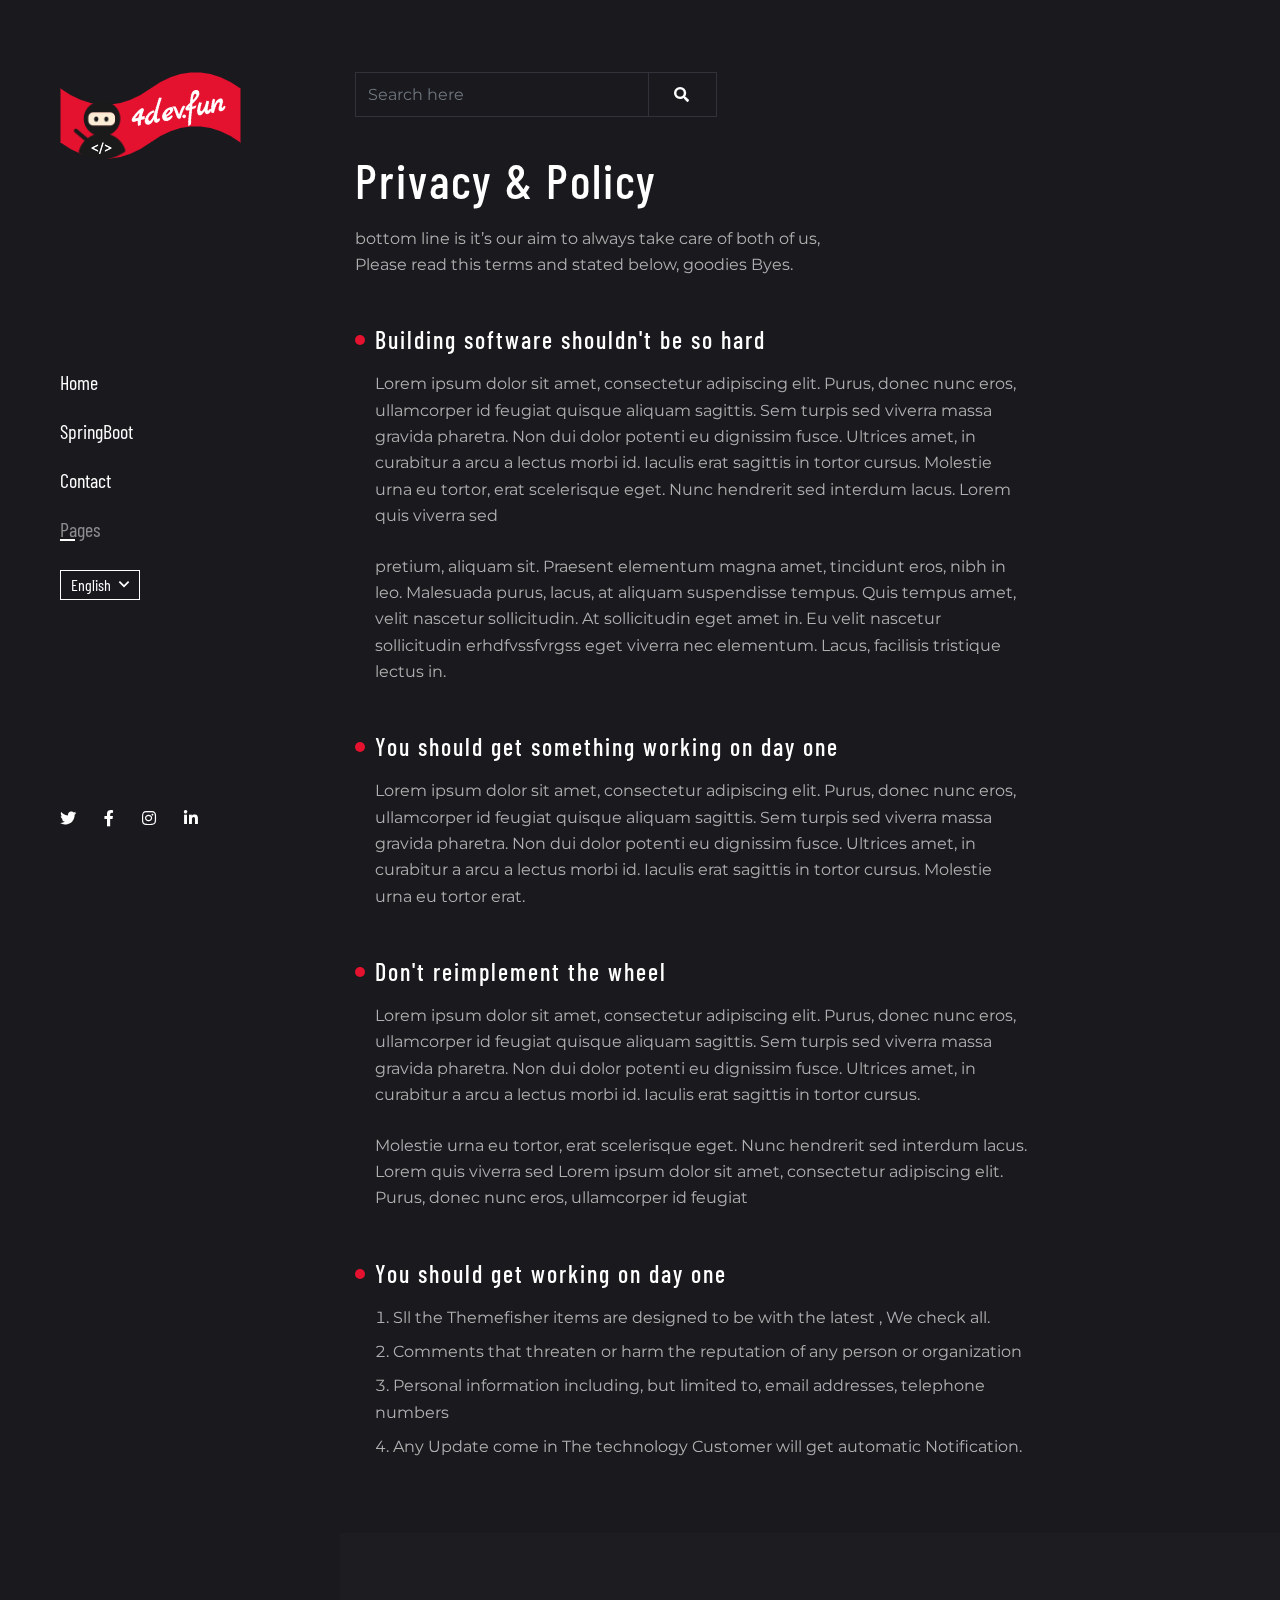
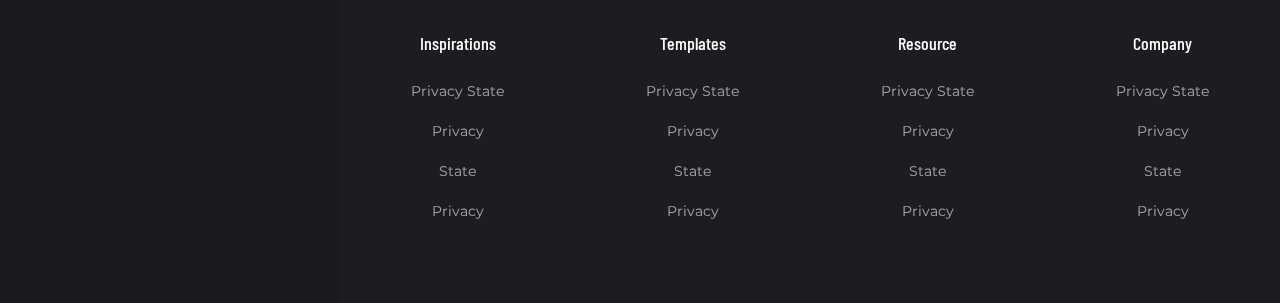
<file: privacy.html>
<!DOCTYPE html>

<html>
<head>
    <meta charset="utf-8">
    <title>Galaxy - Personal Blog Template</title>

    <!-- mobile responsive meta -->
    <meta name="viewport" content="width=device-width, initial-scale=1">
    <meta name="viewport" content="width=device-width, initial-scale=1, maximum-scale=1">

    <!-- ** Plugins Needed for the Project ** -->
    <!-- Bootstrap -->
    <link rel="stylesheet" href="plugins/bootstrap/bootstrap.min.css">
    <link rel="stylesheet" href="plugins/fontawesome/css/all.css">

    <!-- Main Stylesheet -->
    <link href="css/style.css" rel="stylesheet">

    <!--Favicon-->
    <link rel="shortcut icon" href="images/favicon.png" type="image/x-icon">
    <link rel="icon" href="images/favicon.png" type="image/x-icon">

</head>
<body>
    <!-- START preloader-wrapper -->
    <div class="preloader-wrapper">
        <div class="preloader-inner">
            <div class="spinner-border text-red"></div>
        </div>
    </div>
    <!-- END preloader-wrapper -->
    
    <!-- START main-wrapper -->
    <section class="d-flex">
  
<!-- start of sidenav -->
<aside><div class="sidenav position-sticky d-flex flex-column justify-content-between">
    <a class="navbar-brand" href="index.html" class="logo">
        <img src="images/logo.png" alt="">
    </a>
    <!-- end of navbar-brand -->

    <div class="navbar navbar-dark my-4 p-0 font-primary">
        <ul class="navbar-nav w-100">
            <li class="nav-item ">
                <a class="nav-link text-white px-0 pt-0" href="index.html">Home</a>
            </li>
            <li class="nav-item ">
                <a class="nav-link text-white px-0" href="springboot.html">SpringBoot</a>
            </li>
            <li class="nav-item ">
                <a class="nav-link text-white px-0" href="contact.html">Contact</a>
            </li>
            <li class="nav-item active accordion">
                <div id="drop-menu" class="drop-menu collapse">
                    <a class="d-block " href="index-2.html">Home 2</a>
                    <a class="d-block " href="category.html">Category</a>
                    <a class="d-block " href="post-details.html">Post Details</a>
                    <a class="d-block active" href="privacy.html">Privacy &amp; Policy</a>
                </div>
                <a class="nav-link text-white" href="#!" role="button" data-toggle="collapse" data-target="#drop-menu" aria-expanded="false" aria-controls="drop-menu">Pages</a>
            </li>
            <li class="nav-item mt-3">
                <select class="custom-select bg-transparent rounded-0 text-white shadow-none" id="pick-lang">
                    <option selected value="en">English</option>
                    <option value="fr">French</option>
                </select>
            </li>
        </ul>
    </div>
    <!-- end of navbar -->

    <ul class="list-inline nml-2">
        <li class="list-inline-item">
            <a href="#!" class="text-white text-red-onHover pr-2">
                <span class="fab fa-twitter"></span>
            </a>
        </li>
        <li class="list-inline-item">
            <a href="#!" class="text-white text-red-onHover p-2">
                <span class="fab fa-facebook-f"></span>
            </a>
        </li>
        <li class="list-inline-item">
            <a href="#!" class="text-white text-red-onHover p-2">
                <span class="fab fa-instagram"></span>
            </a>
        </li>
        <li class="list-inline-item">
            <a href="#!" class="text-white text-red-onHover p-2">
                <span class="fab fa-linkedin-in"></span>
            </a>
        </li>
    </ul>
    <!-- end of social-links -->
</div></aside>
<!-- end of sidenav -->
    <div class="main-content">
        <!-- start of mobile-nav -->
<header class="mobile-nav pt-4">
    <div class="container">
        <div class="row align-items-center">
            <div class="col-6">
                <a href="index.html">
                    <img src="images/logo.png" alt="">
                </a>
            </div>
            <div class="col-6 text-right">
                <button class="nav-toggle bg-transparent border text-white">
                    <span class="fas fa-bars"></span>
                </button>
            </div>
        </div>
    </div>
</header>
<div class="nav-toggle-overlay"></div>
<!-- end of mobile-nav -->

            <div class="container py-4 my-5">
                <div class="row">
    <div class="col-lg-5 col-md-8">
        <form class="search-form" action="#">
            <div class="input-group">
                <input type="search" class="form-control bg-transparent shadow-none rounded-0" placeholder="Search here">
                <div class="input-group-append">
                    <button class="btn" type="submit">
                        <span class="fas fa-search"></span>
                    </button>
                </div>
            </div>
        </form>
    </div>
</div>
                <div class="row">
                    <div class="col-md-9">
                        <h1 class="text-white add-letter-space mb-3">Privacy &amp; Policy</h1>
                        <p class="mb-5">bottom line is it’s our aim to always take care of both of us, <br>Please read this terms and  stated below,  goodies Byes.</p>
                        <ul class="list-unstyled">
                            <li class="bullet-list-item mb-5">
                                <h3 class="text-white mb-3 add-letter-space">Building software shouldn't be so hard</h3>
                                <p>Lorem ipsum dolor sit amet, consectetur adipiscing elit. Purus, donec nunc eros, ullamcorper id feugiat quisque aliquam sagittis. Sem turpis sed viverra massa gravida pharetra. Non dui dolor potenti eu dignissim fusce. Ultrices amet, in curabitur a arcu a lectus morbi id. Iaculis erat sagittis in tortor cursus. Molestie urna eu tortor, erat scelerisque eget. Nunc hendrerit sed interdum lacus. Lorem quis viverra sed</p>
                                <p class="mt-4">pretium, aliquam sit. Praesent elementum magna amet, tincidunt eros, nibh in leo. Malesuada purus, lacus, at aliquam suspendisse tempus. Quis tempus amet, velit nascetur sollicitudin. At sollicitudin eget amet in. Eu velit nascetur sollicitudin erhdfvssfvrgss eget viverra nec elementum. Lacus, facilisis tristique lectus in.
                                </p>
                            </li>
                            <li class="bullet-list-item mb-5">
                                <h3 class="text-white mb-3 add-letter-space">You should get something working on day one</h3>
                                <p>Lorem ipsum dolor sit amet, consectetur adipiscing elit. Purus, donec nunc eros, ullamcorper id feugiat quisque aliquam sagittis. Sem turpis sed viverra massa gravida pharetra. Non dui dolor potenti eu dignissim fusce. Ultrices amet, in curabitur a arcu a lectus morbi id. Iaculis erat sagittis in tortor cursus. Molestie urna eu tortor erat.</p>
                            </li>
                            <li class="bullet-list-item mb-5">
                                <h3 class="text-white mb-3 add-letter-space">Don't reimplement the wheel</h3>
                                <p>Lorem ipsum dolor sit amet, consectetur adipiscing elit. Purus, donec nunc eros, ullamcorper id feugiat quisque aliquam sagittis. Sem turpis sed viverra massa gravida pharetra. Non dui dolor potenti eu dignissim fusce. Ultrices amet, in curabitur a arcu a lectus morbi id. Iaculis erat sagittis in tortor cursus.</p>
                                <p class="mt-4">Molestie urna eu tortor, erat scelerisque eget. Nunc hendrerit sed interdum lacus. Lorem quis viverra sed Lorem ipsum dolor sit amet, consectetur adipiscing elit. Purus, donec nunc eros, ullamcorper id feugiat </p>
                            </li>
                            <li class="bullet-list-item">
                                <h3 class="text-white mb-3 add-letter-space">You should get  working on day one</h3>
                                <ol class="pl-0">
                                    <li class="mb-2">Sll the Themefisher items are designed to be with the latest , We check all.</li>
                                    <li class="mb-2">Comments that threaten or harm the reputation of any person or organization</li>
                                    <li class="mb-2">Personal information including, but  limited to, email addresses, telephone numbers</li>
                                    <li>Any Update come in The technology  Customer will get automatic  Notification.</li>
                                </ol>
                            </li>
                        </ul>
                    </div>
                </div>
            </div>

            <!-- start of footer -->
<footer class="bg-dark">
    <div class="container">
        <div class="row text-center">
            <div class="col-lg-3 col-sm-6 mb-5">
                <h5 class="font-primary text-white mb-4">Inspirations</h5>
                <ul class="list-unstyled">
                    <li><a href="#!">Privacy State</a></li>
                    <li><a href="#!">Privacy</a></li>
                    <li><a href="#!">State</a></li>
                    <li><a href="#!">Privacy</a></li>
                </ul>
            </div>
            <div class="col-lg-3 col-sm-6 mb-5">
                <h5 class="font-primary text-white mb-4">Templates</h5>
                <ul class="list-unstyled">
                    <li><a href="#!">Privacy State</a></li>
                    <li><a href="#!">Privacy</a></li>
                    <li><a href="#!">State</a></li>
                    <li><a href="#!">Privacy</a></li>
                </ul>
            </div>
            <div class="col-lg-3 col-sm-6 mb-5">
                <h5 class="font-primary text-white mb-4">Resource</h5>
                <ul class="list-unstyled">
                    <li><a href="#!">Privacy State</a></li>
                    <li><a href="#!">Privacy</a></li>
                    <li><a href="#!">State</a></li>
                    <li><a href="#!">Privacy</a></li>
                </ul>
            </div>
            <div class="col-lg-3 col-sm-6 mb-5">
                <h5 class="font-primary text-white mb-4">Company</h5>
                <ul class="list-unstyled">
                    <li><a href="#!">Privacy State</a></li>
                    <li><a href="#!">Privacy</a></li>
                    <li><a href="#!">State</a></li>
                    <li><a href="#!">Privacy</a></li>
                </ul>
            </div>
        </div>
    </div>
</footer>
<!-- end of footer -->
        </div>
    
        </section>
    <!-- END main-wrapper -->

    <!-- All JS Files -->
    <script src="plugins/jQuery/jquery.min.js"></script>
    <script src="plugins/bootstrap/bootstrap.min.js"></script>

    <!-- Main Script -->
    <script src="js/script.js"></script>
</body>
</html>
</file>
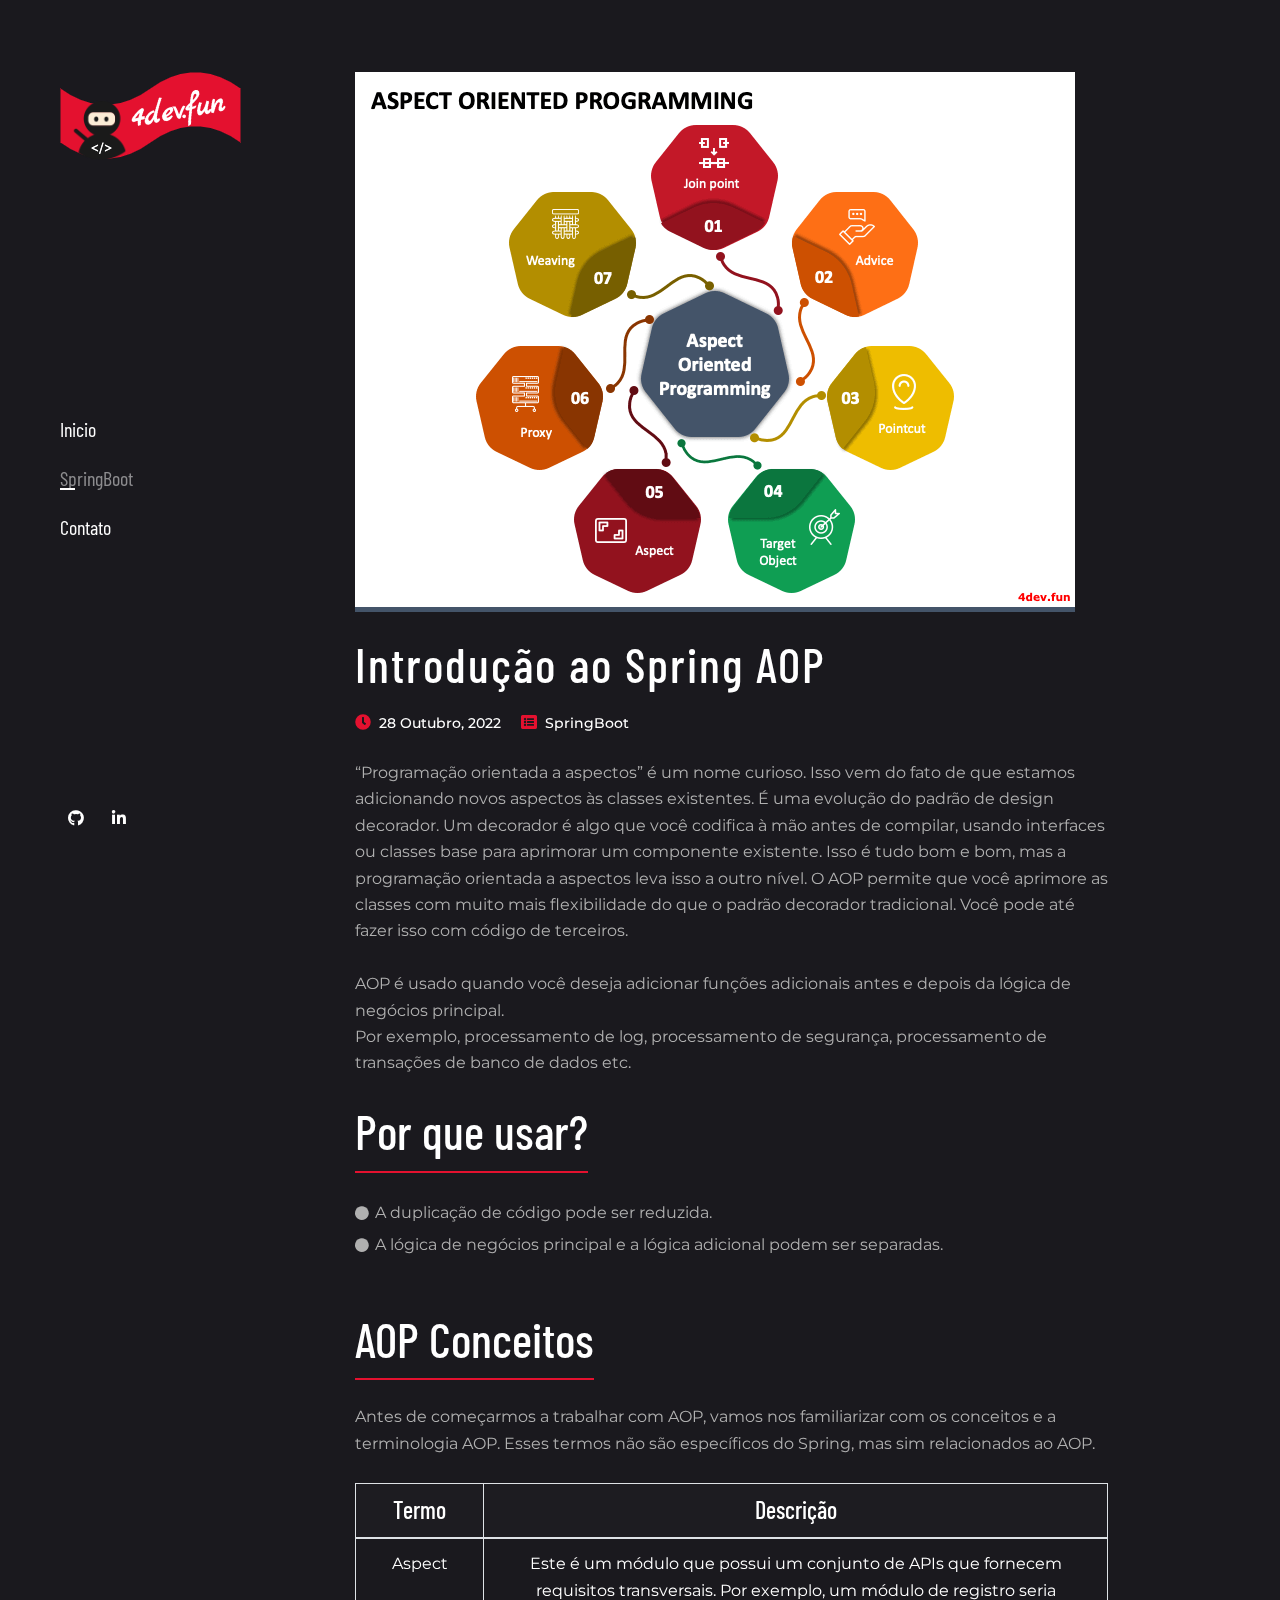
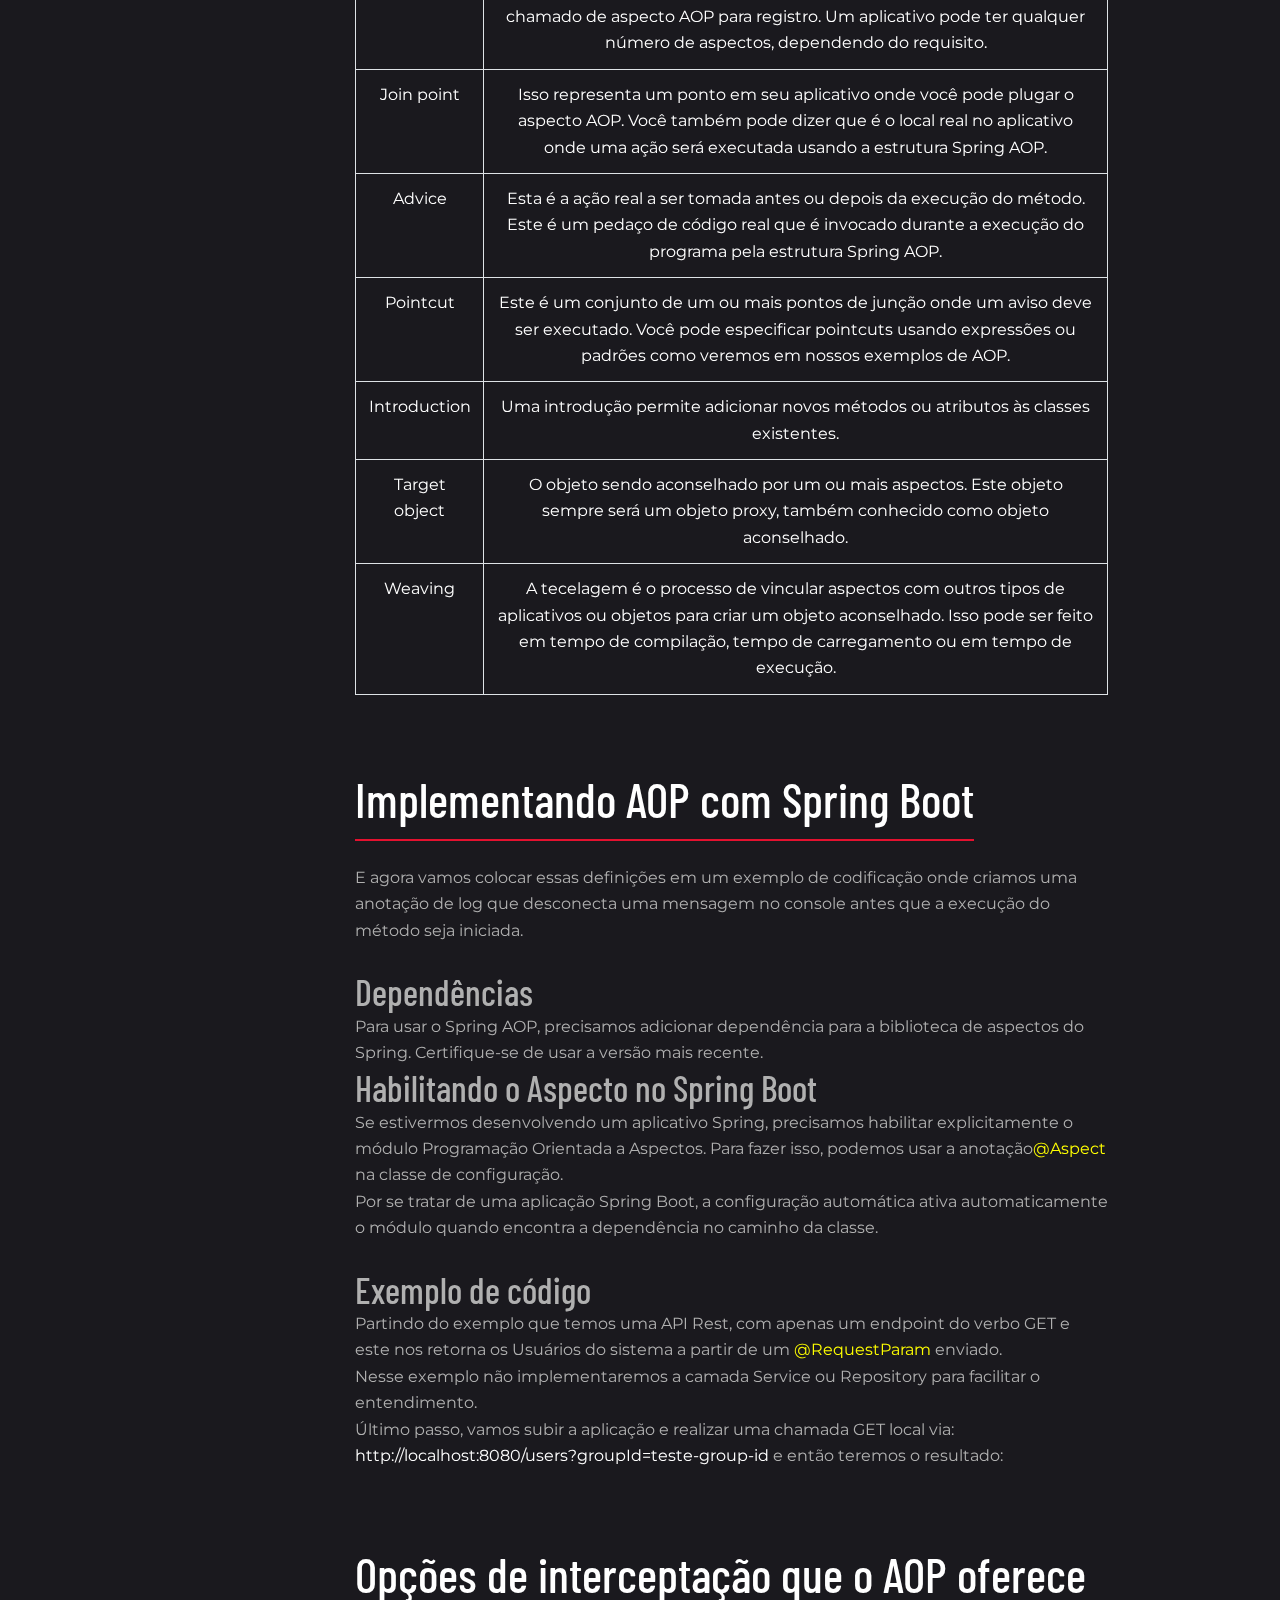
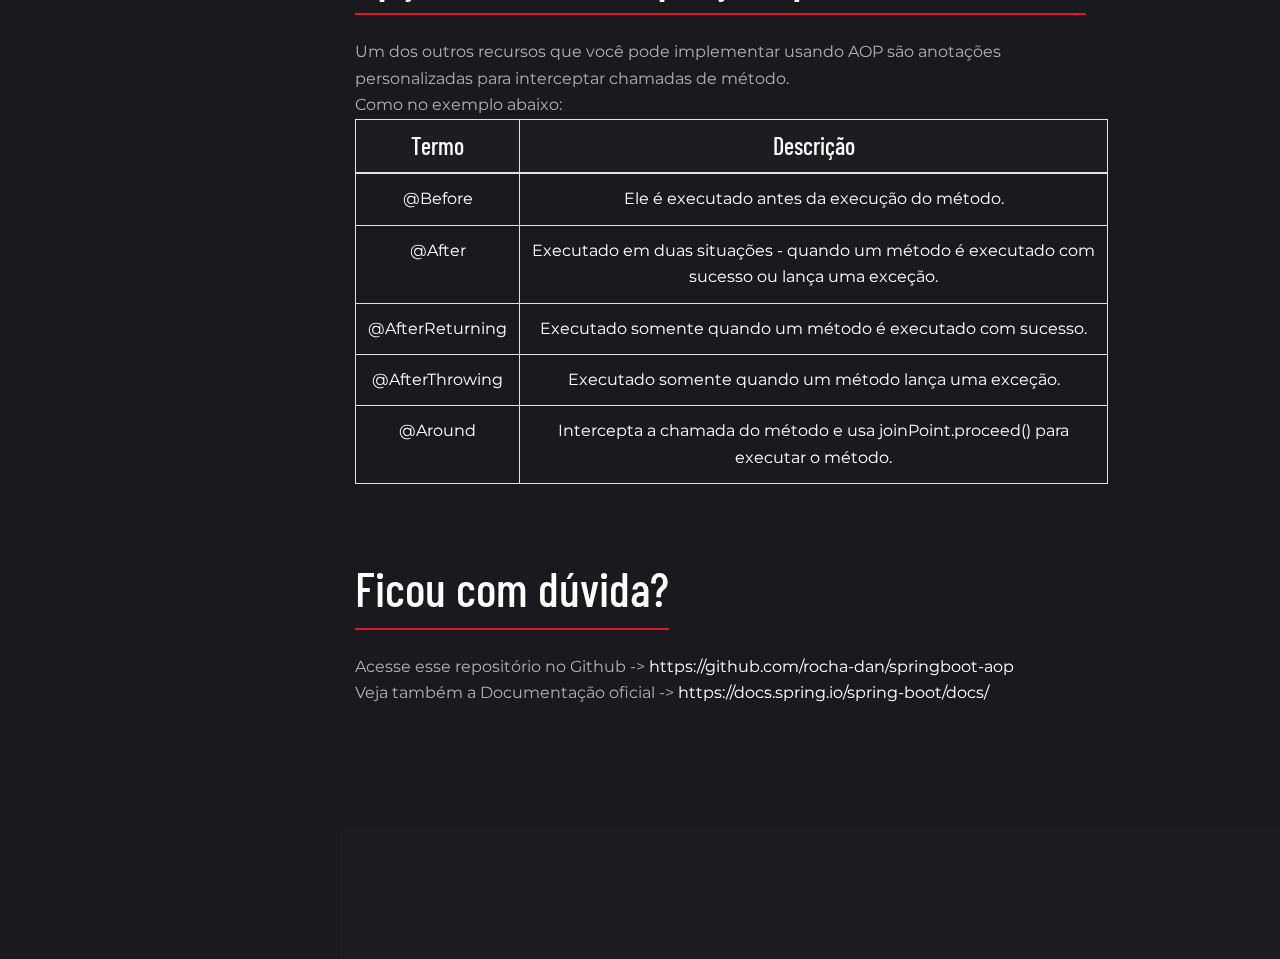
<file: spring-boot-aop.html>
<!DOCTYPE html>


<html>
<head>
    <meta charset="utf-8">
    <title>Spring Boot AOP - 4Dev.fun - Tudo sobre Java, Spring Boot e mais umas coisinhas ;)</title>

    <!-- mobile responsive meta -->
    <meta name="viewport" content="width=device-width, initial-scale=1">
    <meta name="viewport" content="width=device-width, initial-scale=1, maximum-scale=1">

    <!-- ** Plugins Needed for the Project ** -->
    <!-- Bootstrap -->
    <link rel="stylesheet" href="plugins/bootstrap/bootstrap.min.css">
    <link rel="stylesheet" href="plugins/fontawesome/css/all.css">
    <link href="https://maxcdn.bootstrapcdn.com/font-awesome/4.2.0/css/font-awesome.min.css" rel="stylesheet">
    <!-- Main Stylesheet -->
    <link href="css/style.css" rel="stylesheet">

    <!--Favicon-->
    <link rel="shortcut icon" href="images/favicon.png" type="image/x-icon">
    <link rel="icon" href="images/favicon.png" type="image/x-icon">

</head>
<body>
    <!-- START preloader-wrapper -->
    <div class="preloader-wrapper">
        <div class="preloader-inner">
            <div class="spinner-border text-red"></div>
        </div>
    </div>
    <!-- END preloader-wrapper -->
    
    <!-- START main-wrapper -->
    <section class="d-flex">
  
<!-- start of sidenav -->
<aside><div class="sidenav position-sticky d-flex flex-column justify-content-between">
    <a class="navbar-brand" href="index.html" class="logo">
        <img src="images/logo.png" alt="">
    </a>
    <!-- end of navbar-brand -->

    <div class="navbar navbar-dark my-4 p-0 font-primary">
        <ul class="navbar-nav w-100">
            <li class="nav-item">
                <a class="nav-link text-white px-0 pt-0" href="index.html">Inicio</a>
            </li>
            <li class="nav-item active">
                <a class="nav-link text-white px-0" href="springboot.html">SpringBoot</a>
            </li>
            <li class="nav-item">
                <a class="nav-link text-white px-0" href="contato.html">Contato</a>
            </li>
        </ul>
    </div>
    <!-- end of navbar -->

    <ul class="list-inline nml-2">
        <li class="list-inline-item">
            <a href="https://www.github.com/rocha-dan" target="_blank" class="text-white text-red-onHover p-2">
                <span class="fab fa-github"></span>
            </a>
        </li>
        <li class="list-inline-item">
            <a href="#!" class="text-white text-red-onHover p-2">
                <span class="fab fa-linkedin-in"></span>
            </a>
        </li>
    </ul>
    <!-- end of social-links -->
</div></aside>
<!-- end of sidenav -->
    <div class="main-content">
        <!-- start of mobile-nav -->
<header class="mobile-nav pt-4">
    <div class="container">
        <div class="row align-items-center">
            <div class="col-6">
                <a href="index.html">
                    <img src="images/logo.png" alt="">
                </a>
            </div>
            <div class="col-6 text-right">
                <button class="nav-toggle bg-transparent border text-white">
                    <span class="fas fa-bars"></span>
                </button>
            </div>
        </div>
    </div>
</header>
<div class="nav-toggle-overlay"></div>
<!-- end of mobile-nav -->

            <div class="container py-4 my-5">
                <div class="row">

</div>
                
                <div class="row justify-content-between">
                    <div class="col-lg-10">
                        <img class="img-fluid" src="images/aspect-oriented-programming.png" alt="">
                        <h1 class="text-white add-letter-space mt-4">Introdução ao Spring AOP</h1>
                        <ul class="post-meta mt-3 mb-4">
                            <li class="d-inline-block mr-3">
                                <span class="fas fa-clock text-primary"></span>
                                <a class="ml-1" href="#">28 Outubro, 2022</a>
                            </li>
                            <li class="d-inline-block">
                                <span class="fas fa-list-alt text-primary"></span>
                                <a class="ml-1" href="#">SpringBoot</a>
                            </li>
                        </ul>

                        <p>“Programação orientada a aspectos” é um nome curioso. Isso vem do fato de que estamos adicionando novos aspectos às classes existentes. É uma evolução do padrão de design decorador. Um decorador é algo que você codifica à mão antes de compilar, usando interfaces ou classes base para aprimorar um componente existente. Isso é tudo bom e bom, mas a programação orientada a aspectos leva isso a outro nível. O AOP permite que você aprimore as classes com muito mais flexibilidade do que o padrão decorador tradicional. Você pode até fazer isso com código de terceiros.</p>
                    </br>
                    <p>AOP é usado quando você deseja adicionar funções adicionais antes e depois da lógica de negócios principal.
                    </br>Por exemplo, processamento de log, processamento de segurança, processamento de transações de banco de dados etc.
                    </p>

                        <div class="widget"></br>
                            <h1 class="widget-title text-white d-inline-block mb-4">Por que usar?</h1>
                            <p>
                                <li class="blt">A duplicação de código pode ser reduzida.</li> 
                                <li class="blt">A lógica de negócios principal e a lógica adicional podem ser separadas.</li> 
                            </p>
                        </div>

                        <div class="widget">
                            <h1 class="widget-title text-white d-inline-block mb-4">AOP Conceitos</h1>
                            <p>Antes de começarmos a trabalhar com AOP, vamos nos familiarizar com os conceitos e a terminologia AOP. Esses termos não são específicos do Spring, mas sim relacionados ao AOP.
                            </br>  </br> 
                                <table class="table table-bordered text-center text-white table-transparent">
                                    <thead class="bg-dark">
                                        <tr>
                                            <th class="h3" scope="col">Termo</th>
                                            <th class="h3" scope="col">Descrição</th>
                                        </tr>
                                    </thead>
                                    <tbody>
                                        <tr>
                                            <td>Aspect</td>
                                            <td>Este é um módulo que possui um conjunto de APIs que fornecem requisitos transversais. Por exemplo, um módulo de registro seria chamado de aspecto AOP para registro. Um aplicativo pode ter qualquer número de aspectos, dependendo do requisito.</td>
                                        </tr>
                                        <tr>
                                            <td>Join point</td>
                                            <td>Isso representa um ponto em seu aplicativo onde você pode plugar o aspecto AOP. Você também pode dizer que é o local real no aplicativo onde uma ação será executada usando a estrutura Spring AOP.</td>
                                        </tr>
                                        <tr>
                                            <td>Advice</td>
                                            <td>Esta é a ação real a ser tomada antes ou depois da execução do método. Este é um pedaço de código real que é invocado durante a execução do programa pela estrutura Spring AOP.</td>
                                        </tr>
                                        <tr>
                                            <td>Pointcut</td>
                                            <td>Este é um conjunto de um ou mais pontos de junção onde um aviso deve ser executado. Você pode especificar pointcuts usando expressões ou padrões como veremos em nossos exemplos de AOP.</td>
                                        </tr>
                                        <tr>
                                            <td>Introduction</td>
                                            <td>Uma introdução permite adicionar novos métodos ou atributos às classes existentes.</td>
                                        </tr>
                                        <tr>
                                            <td>Target object</td>
                                            <td>O objeto sendo aconselhado por um ou mais aspectos. Este objeto sempre será um objeto proxy, também conhecido como objeto aconselhado.</td>
                                        </tr>
                                        <tr>
                                            <td>Weaving</td>
                                            <td>A tecelagem é o processo de vincular aspectos com outros tipos de aplicativos ou objetos para criar um objeto aconselhado. Isso pode ser feito em tempo de compilação, tempo de carregamento ou em tempo de execução.</td>
                                        </tr>
                                    </tbody>
                                </table>
                        </div>

                        <div class="widget"></br>
                            <h1 class="widget-title text-white d-inline-block mb-4">Implementando AOP com Spring Boot</h1>
                            <p>E agora vamos colocar essas definições em um exemplo de codificação onde criamos uma anotação de log que desconecta uma mensagem no console antes que a execução do método seja iniciada.</p>
                        </br> 
                            <h2>Dependências</h2>
                             <p>Para usar o Spring AOP, precisamos adicionar dependência para a biblioteca de aspectos do Spring. Certifique-se de usar a versão mais recente.</p>
                             <script src="https://emgithub.com/embed-v2.js?target=https%3A%2F%2Fgithub.com%2Frocha-dan%2Fspringboot-aop%2Fblob%2Fmain%2Fpom.xml&style=atom-one-dark&type=code&showFullPath=on&showCopy=on"></script>                            <h2>Habilitando o Aspecto no Spring Boot</h2>
                            <p>Se estivermos desenvolvendo um aplicativo Spring, precisamos habilitar explicitamente o módulo Programação Orientada a Aspectos. Para fazer isso, podemos usar a anotação<font style="color:yellow">@Aspect</font> na classe de configuração.<br>Por se tratar de uma aplicação Spring Boot, a configuração automática ativa automaticamente o módulo quando encontra a dependência no caminho da classe.</p>
                            <script src="https://emgithub.com/embed-v2.js?target=https%3A%2F%2Fgithub.com%2Frocha-dan%2Fspringboot-aop%2Fblob%2Fmain%2Fsrc%2Fmain%2Fjava%2Fbr%2Fcom%2Frocha%2Fdan%2Faop%2FRestControllerAspect.java&style=atom-one-dark&type=code&showFullPath=on&showCopy=on"></script>                            </pre><br>
                            <h2>Exemplo de código</h2>
                            <p>Partindo do exemplo que temos uma API Rest, com apenas um endpoint do verbo GET e este nos retorna os Usuários do sistema a partir de um <font style="color:yellow">@RequestParam</font> enviado.<br>Nesse exemplo não implementaremos a camada Service ou Repository para facilitar o entendimento.<br></p>
                            <script src="https://emgithub.com/embed-v2.js?target=https%3A%2F%2Fgithub.com%2Frocha-dan%2Fspringboot-aop%2Fblob%2Fmain%2Fsrc%2Fmain%2Fjava%2Fbr%2Fcom%2Frocha%2Fdan%2Fcontroller%2FUserController.java&style=atom-one-dark&type=code&showFullPath=on&showCopy=on"></script>
                        
                        <p>Último passo, vamos subir a aplicação e realizar uma chamada GET local via: <a href="https://github.com/rocha-dan/springboot-aop" class="text-white opacity-75-onHover">http://localhost:8080/users?groupId=teste-group-id</a> e então teremos o resultado:<br>
                            <script src="https://emgithub.com/embed-v2.js?target=https%3A%2F%2Fgithub.com%2Frocha-dan%2Fspringboot-aop%2Fblob%2Fmain%2Fsrc%2Fmain%2Fresources%2Fresult.txt&style=atom-one-dark&type=code&showFullPath=on&showCopy=on"></script>
                        </p>
                        </div>

                        <div class="widget"></br>
                            <h1 class="widget-title text-white d-inline-block mb-4">Opções de interceptação que o AOP oferece</h1>

                            <p>Um dos outros recursos que você pode implementar usando AOP são anotações personalizadas para interceptar chamadas de método.</p>
                            <p>Como no exemplo abaixo:</p>
                            <table class="table table-bordered text-center text-white table-transparent">
                                <thead class="bg-dark">
                                    <tr>
                                        <th class="h3" scope="col">Termo</th>
                                        <th class="h3" scope="col">Descrição</th>
                                    </tr>
                                </thead>
                                <tbody>
                                    <tr>
                                        <td>@Before</td>
                                        <td>Ele é executado antes da execução do método.</td>
                                    </tr>
                                    <tr>
                                        <td>@After</td>
                                        <td>Executado em duas situações - quando um método é executado com sucesso ou lança uma exceção.</td>
                                    </tr>
                                    <tr>
                                        <td>@AfterReturning</td>
                                        <td>Executado somente quando um método é executado com sucesso.</td>
                                    </tr>
                                    <tr>
                                        <td>@AfterThrowing</td>
                                        <td>Executado somente quando um método lança uma exceção.</td>
                                    </tr>
                                    <tr>
                                        <td>@Around</td>
                                        <td>Intercepta a chamada do método e usa joinPoint.proceed() para executar o método.</td>
                                    </tr>
                                </tbody>
                            </table>

                        </div>


                        <div class="widget"></br>
                            <h1 class="widget-title text-white d-inline-block mb-4">Ficou com dúvida?</h1>
                            <p>
                                Acesse esse repositório no Github -> <a target="_blank" href="https://github.com/rocha-dan/springboot-aop" class="text-white opacity-75-onHover">https://github.com/rocha-dan/springboot-aop</a>
                            </p>
                            <p>
                                Veja também a Documentação oficial -> <a target="_blank" href="https://docs.spring.io/spring-boot/docs/current/reference/htmlsingle/#using.build-systems.starters" class="text-white opacity-75-onHover">https://docs.spring.io/spring-boot/docs/</a>
                            </p>
                        </div>
                      
                            <!-- end colors -->
                        
                    </div>
                </div>
            </div>

            <!-- start of footer -->
<footer class="bg-dark">
    <div class="container">
       
    </div>
</footer>
<!-- end of footer -->
        </div>
    
        </section>
    <!-- END main-wrapper -->

    <!-- All JS Files -->
    <script src="plugins/jQuery/jquery.min.js"></script>
    <script src="plugins/bootstrap/bootstrap.min.js"></script>

    <!-- Main Script -->
    <script src="js/script.js"></script>
</body>
</html>
</file>
<file: css/style.css>
/**
 * WEBSITE: https://themefisher.com
 * TWITTER: https://twitter.com/themefisher
 * FACEBOOK: https://www.facebook.com/themefisher
 * GITHUB: https://github.com/themefisher/
 */

@charset "UTF-8";
/*!------------------------------------------------------------------
[MAIN STYLESHEET]

PROJECT:	Galaxy - Personal Blog Template
VERSION:	v1.0
-------------------------------------------------------------------*/
/*------------------------------------------------------------------
[TABLE OF CONTENTS]
-------------------------------------------------------------------*/
@import url("https://fonts.googleapis.com/css2?family=Barlow+Condensed:wght@500&family=Montserrat:wght@400;500&display=swap");
body {
  color: #B0B0B0;
  background-color: #1A191E;
  font-family: "Montserrat", sans-serif;
  font-size: 16px;
  line-height: 1.65;
  overflow-y: hidden;
}

body.loaded {
  overflow-y: scroll;
}

::-moz-selection {
  color: #ffffff;
  background-color: rgba(228, 17, 47, 0.7);
  text-shadow: none;
}

::selection {
  color: #ffffff;
  background-color: rgba(228, 17, 47, 0.7);
  text-shadow: none;
}

:focus {
  outline: 0;
}

.main-content {
  width: calc(100% - 340px);
}
@media (max-width: 991px) {
  .main-content {
    width: calc(100% - 250px);
  }
}
@media (max-width: 767px) {
  .main-content {
    width: 100%;
  }
}

.btn {
  font-size: 15px;
  padding: 10px 25px;
  letter-spacing: 0.1em;
  color: #ffffff;
  font-family: "Barlow Condensed", sans-serif;
  border-radius: 0;
  border: 0;
}
.btn img {
  margin-left: 5px;
  width: 19px;
  position: relative;
}
.btn:hover {
  color: #ffffff;
  background-color: rgba(228, 17, 47, 0.7);
}
.btn:active, .btn:focus {
  border: 0;
  color: #ffffff;
  background-color: rgba(228, 17, 47, 0.7);
  box-shadow: none;
}

.btn-primary {
  background-color: #E4112F;
}

.search-form {
  margin-bottom: 35px;
}
.search-form input {
  height: 45px;
  border-color: #333139;
}
.search-form input:focus {
  border-color: #444;
}
.search-form .btn {
  border: 1px solid #333139;
}
.search-form .btn:hover {
  background-color: #E4112F;
  border-color: #E4112F;
}

.bullet-list-item {
  position: relative;
  padding-left: 20px;
}

.bullet-list-item::after {
  position: absolute;
  content: "";
  height: 10px;
  width: 10px;
  background-color: #E4112F;
  left: 0;
  top: 9px;
  border-radius: 50px;
}

.subRed:hover{
  border-bottom: 1px solid red;
	-webkit-animation: flash linear 1s infinite;
	animation: flash linear 1s infinite;
}
.flashit{
  color:#f2f;
	-webkit-animation: flash linear 1s infinite;
	animation: flash linear 1s infinite;
}
@-webkit-keyframes flash {
	0% { opacity: 1; } 
	50% { opacity: .1; } 
	100% { opacity: 1; }
}
@keyframes flash {
	0% { opacity: 1; } 
	50% { opacity: .1; } 
	100% { opacity: 1; }
}
/*=== UTILITIES CLASSES ===*/
.font-primary {
  font-family: "Barlow Condensed", sans-serif;
}

.font-secondary {
  font-family: "Montserrat", sans-serif;
}

.shadow {
  box-shadow: 0px 0px 20px rgba(34, 34, 34, 0.04) !important;
}

.add-letter-space {
  letter-spacing: 2px;
}

.opacity-0, .opacity-0-onHover,
.opacity-25, .opacity-25-onHover,
.opacity-50, .opacity-50-onHover,
.opacity-75, .opacity-75-onHover,
.opacity-1, .opacity-1-onHover {
  transition: all 0.3s;
}

.opacity-0, .opacity-0-onHover:hover {
  opacity: 0;
}

.opacity-25, .opacity-25-onHover:hover {
  opacity: 0.25;
}

.opacity-50, .opacity-50-onHover:hover {
  opacity: 0.5;
}

.opacity-75, .opacity-75-onHover:hover {
  opacity: 0.75;
}

.opacity-1, .opacity-1-onHover:hover {
  opacity: 1;
}

.z-index-1 {
  z-index: 1;
}

.z-index-100 {
  z-index: 100;
}

.z-index-200 {
  z-index: 200;
}

.z-index-bottom {
  z-index: -5;
}

.z-index-top {
  z-index: 9900;
}

.text-gray {
  color: #B0B0B0;
}

.bg-gray {
  background-color: #B0B0B0;
}

.text-primary, .text-primary-onHover:hover {
  color: #E4112F !important;
}

.bg-primary {
  background-color: #E4112F !important;
}

.text-dark {
  color: #1D1C21 !important;
}

.bg-dark {
  background-color: #1D1C21 !important;
}

.bg-black {
  background-color: #000000;
}

.text-black {
  color: #000000;
}

.text-black-100 {
  color: #111111;
}

.bg-black-100 {
  background-color: #111111;
}

.bg-black-200 {
  background-color: #222222;
}

.text-black-200 {
  color: #222222;
}

.bg-black-300 {
  background-color: #333333;
}

.text-black-300 {
  color: #333333;
}

.text-black-400 {
  color: #444444;
}

.bg-black-400 {
  background-color: #444444;
}

.bg-black-500 {
  background-color: #555555;
}

.text-black-500 {
  color: #555555;
}

.text-black-600 {
  color: #666666;
}

.bg-black-600 {
  background-color: #666666;
}

.bg-black-700 {
  background-color: #777777;
}

.text-black-700 {
  color: #777777;
}

.text-black-700-darken {
  color: #737373;
}

.bg-black-700-darken {
  background-color: #737373;
}

.text-black-800 {
  color: #888888;
}

.bg-black-800 {
  background-color: #888888;
}

.bg-black-900 {
  background-color: #999999;
}

.text-black-900 {
  color: #999999;
}

h1, .h1, h2, .h2, h3, .h3, h4 {
  font-family: "Barlow Condensed", sans-serif;
}

h1, .h1 {
  font-size: 48px;
}
@media (max-width: 767px) {
  h1, .h1 {
    font-size: 38px;
  }
}

h2, .h2 {
  font-size: 36px;
}
@media (max-width: 767px) {
  h2, .h2 {
    font-size: 28px;
  }
}

h3, .h3 {
  font-size: 24px;
}
@media (max-width: 767px) {
  h3, .h3 {
    font-size: 20px;
  }
}

h4, .h4 {
  font-size: 20px;
}

h5, .h5 {
  font-size: 18px;
}

h6, .h6 {
  font-size: 15px;
}

.h4, h5, .h5, h6, .h6, p {
  font-family: "Montserrat", sans-serif;
}

h1, .h1, h2, .h2, h3, .h3, h4, .h4, h5, .h5, h6, .h6, p {
  margin: 0;
}

a:focus,
button:focus {
  outline: 0;
}

a {
  text-decoration: none;
  display: inline-block;
  transition: all 0.3s;
}

a:hover, a:active, a:focus {
  text-decoration: none;
  outline: 0;
}

a:hover {
  color: initial;
}

ol {
  list-style-position: inside;
}

ul, li {
  padding: 0;
  margin: 0;
}

.table-bordeprimary td, .table-bordeprimary th {
  border-color: #333139 !important;
}

/*------------------------------------------------------------------
 # preloader style
-------------------------------------------------------------------*/
.preloader-wrapper {
  position: fixed;
  top: 0;
  left: 0;
  height: 100vh;
  width: 100vw;
  z-index: 9999999;
  text-align: center;
  overflow: hidden;
  background-color: rgb(36, 39, 53);
  transition: 0.5s;
  background-image: url([data-uri]);
}

.preloader-inner {
  position: absolute;
  top: 50%;
  left: 50%;
  width: 100%;
  transition: 0.7s ease;
  transform: translate(-50%, -50%);
}

.preloader-wrapper.loaded {
  height: 0;
}
.preloader-wrapper.loaded img {
  opacity: 0;
}

/*------------------------------------------------------------------
 # sidenav/navbar style
-------------------------------------------------------------------*/
.sidenav {
  top: 0;
  width: 340px;
  min-height: 100vh;
  padding: 60px;
  transition: 0.3s ease;
}
.sidenav.show {
  left: 0;
}
@media (max-width: 991px) {
  .sidenav {
    width: 250px;
    padding: 50px;
  }
}
@media (max-width: 767px) {
  .sidenav {
    position: fixed !important;
    z-index: 9995;
    top: 0;
    left: -250px;
    background-color: #1D1C21;
  }
}
.sidenav .navbar-brand img {
  /* max-width: 150px; */
}
@media (max-width: 991px) {
  .sidenav .navbar-brand img {
    /* max-width: 120px; */
  }
}
@media (max-width: 767px) {
  .sidenav .navbar-brand img {
    /* max-width: 100px; */
  }
}
.sidenav .nav-link {
  font-size: 20px;
  position: relative;
  display: inline-block;
}
.sidenav .nav-link::after {
  position: absolute;
  content: "";
  height: 2px;
  width: 0;
  background-color: #ffffff;
  left: 0;
  bottom: 13px;
  transition: 0.3s;
}
.sidenav .nav-link:hover {
  color: rgba(255, 255, 255, 0.5) !important;
}
.sidenav .nav-link:hover::after {
  width: 15px;
}
.sidenav .nav-link[aria-expanded=true],
.sidenav .active .nav-link {
  color: rgba(255, 255, 255, 0.5) !important;
}
.sidenav .nav-link[aria-expanded=true]::after,
.sidenav .active .nav-link::after {
  width: 15px;
}
.sidenav select {
  background: url(../images/chevron-down.svg) no-repeat right 0.5rem center/15px 17px;
  border: 1px solid #ffffff !important;
  height: 30px;
  padding: 0 28px 0 10px;
  width: 80px;
  background-size: 14px;
}
.sidenav select:focus {
  border: 1px solid #ffffff !important;
}
.sidenav select option {
  background-color: #1D1C21;
}

.mobile-nav {
  display: none;
  position: relative;
  z-index: 9992;
}
@media (max-width: 767px) {
  .mobile-nav {
    display: block;
  }
}
.mobile-nav img {
  width: 120px;
}
@media (max-width: 767px) {
  .mobile-nav img {
    width: 100px;
  }
}
.mobile-nav .nav-toggle {
  width: 40px;
  height: 40px;
  font-size: 13px;
  padding-top: 3px;
  border-radius: 50px;
}
.mobile-nav .nav-toggle.show .show,
.mobile-nav .nav-toggle .hidden {
  display: none;
}
.mobile-nav .nav-toggle.show .hidden {
  display: block;
}

.nav-toggle-overlay {
  position: fixed;
  top: 0;
  left: 0;
  height: 100%;
  width: 100%;
  background-color: rgba(0, 0, 0, 0.5);
  z-index: 999;
  cursor: zoom-out;
  opacity: 0;
  visibility: hidden;
  transition: 0.3s;
}

.nav-toggle-overlay.show {
  opacity: 1;
  visibility: visible;
}

.drop-menu {
  padding-left: 10px;
  border-left: 1px solid #555;
}
.drop-menu a {
  color: #ffffff;
}
.drop-menu a.active, .drop-menu a:hover {
  color: rgba(255, 255, 255, 0.5) !important;
}

/*------------------------------------------------------------------
 # blog post style
-------------------------------------------------------------------*/
.post-item .card-img-top {
  transition: 0.3s;
}
.post-item .card-img-top:hover {
  filter: grayscale(0.5);
  -webkit-filter: grayscale(0.5);
}

.post-meta li a {
  color: #ffffff;
  font-weight: 500;
  font-size: 14px;
}
.post-meta li a:hover {
  text-decoration: underline;
}

.breadcrumb-wrap a {
  color: #B0B0B0;
}
.breadcrumb-wrap a:hover {
  color: #ffffff;
  text-decoration: underline;
}

.categores-links a {
  font-size: 13px;
  color: #B0B0B0;
  border-color: #E4112F !important;
  padding: 4px 7px;
  margin-right: 6px;
  margin-top: 8px;
}
.categores-links a:hover {
  color: #ffffff;
  background-color: #E4112F;
}

@media (max-width: 991px) {
  .border-lg-0 {
    border: 0 !important;
  }
}

.blockquote {
  padding: 50px 90px;
}
@media (max-width: 575px) {
  .blockquote {
    padding: 30px 50px !important;
  }
}


pre code {
  border-left: 4px solid #e4102f;

}



.blt{
  list-style:none;
  position: relative;
  padding-left:20px;
  line-height: 2;

}
.blt:before {
  font-family:FontAwesome;
  position: absolute;
  left: 0;

  content:"\f111"; 
}

.blockquote-text {
  /* font-size: 24px; */
  position: relative;
}
.blockquote-text::before, .blockquote-text::after {
  position: absolute;
  color: #E4112F;
  font-size: 61px;
  line-height: 0;
  font-family: "Barlow Condensed", sans-serif;
}
.blockquote-text::before {
  content: "“";
  top: 30px;
  left: -35px;
}
.blockquote-text::after {
  content: "”";
  bottom: 0;
  right: -35px;
}
@media (max-width: 575px) {
  .blockquote-text {
    font-size: 15px;
  }
}

@media (max-width: 575px) {
  .blockquote-footer {
    font-size: 15px;
  }
}
/*------------------------------------------------------------------
 # widget style
-------------------------------------------------------------------*/
.widget {
  margin-bottom: 50px;
}
.widget .form-control {
  font-size: 15px;
  color: #ffffff;
  height: 48px;
  border: 1px solid #2f2e35 !important;
}
.widget .form-control:focus {
  box-shadow: none !important;
}

.widget-title {
  border-bottom: 2px solid #E4112F;
  padding-bottom: 10px;
}

.author-thumb-sm {
  height: auto;
  max-width: 230px;
  width: 100%;
}

/*------------------------------------------------------------------
 # contact-form style
-------------------------------------------------------------------*/
.contact-form {
  padding: 60px;
}
.contact-form label {
  font-size: 14px;
  color: #ffffff;
  margin-bottom: 15px;
}
.contact-form .form-control {
  background-color: transparent;
  border: 0;
  color: #aaa;
  border-color: #333139 !important;
  padding-bottom: 20px;
}
.contact-form .form-control:focus {
  border-color: #888888 !important;
}
.contact-form select {
  padding-bottom: 16px;
  color: #aaa;
  padding-right: 15px;
  background-color: transparent;
  border: 0;
  border-bottom: 1px solid #333139;
}
.contact-form select option {
  background-color: #1D1C21;
  color: #ffffff;
}
.contact-form textarea {
  resize: none;
  height: 100px;
}

/*------------------------------------------------------------------
 # footer style
-------------------------------------------------------------------*/
footer {
  padding-top: 100px;
  padding-bottom: 30px;
}
footer ul li a {
  color: rgba(255, 255, 255, 0.6);
  font-size: 14px;
  margin-bottom: 15px;
}
footer ul li a:hover {
  color: rgba(255, 255, 255, 0.6);
  text-decoration: underline;
}
footer ul li:last-child a {
  margin-bottom: 0;
}
/*# sourceMappingURL=style.css.map */
</file>
